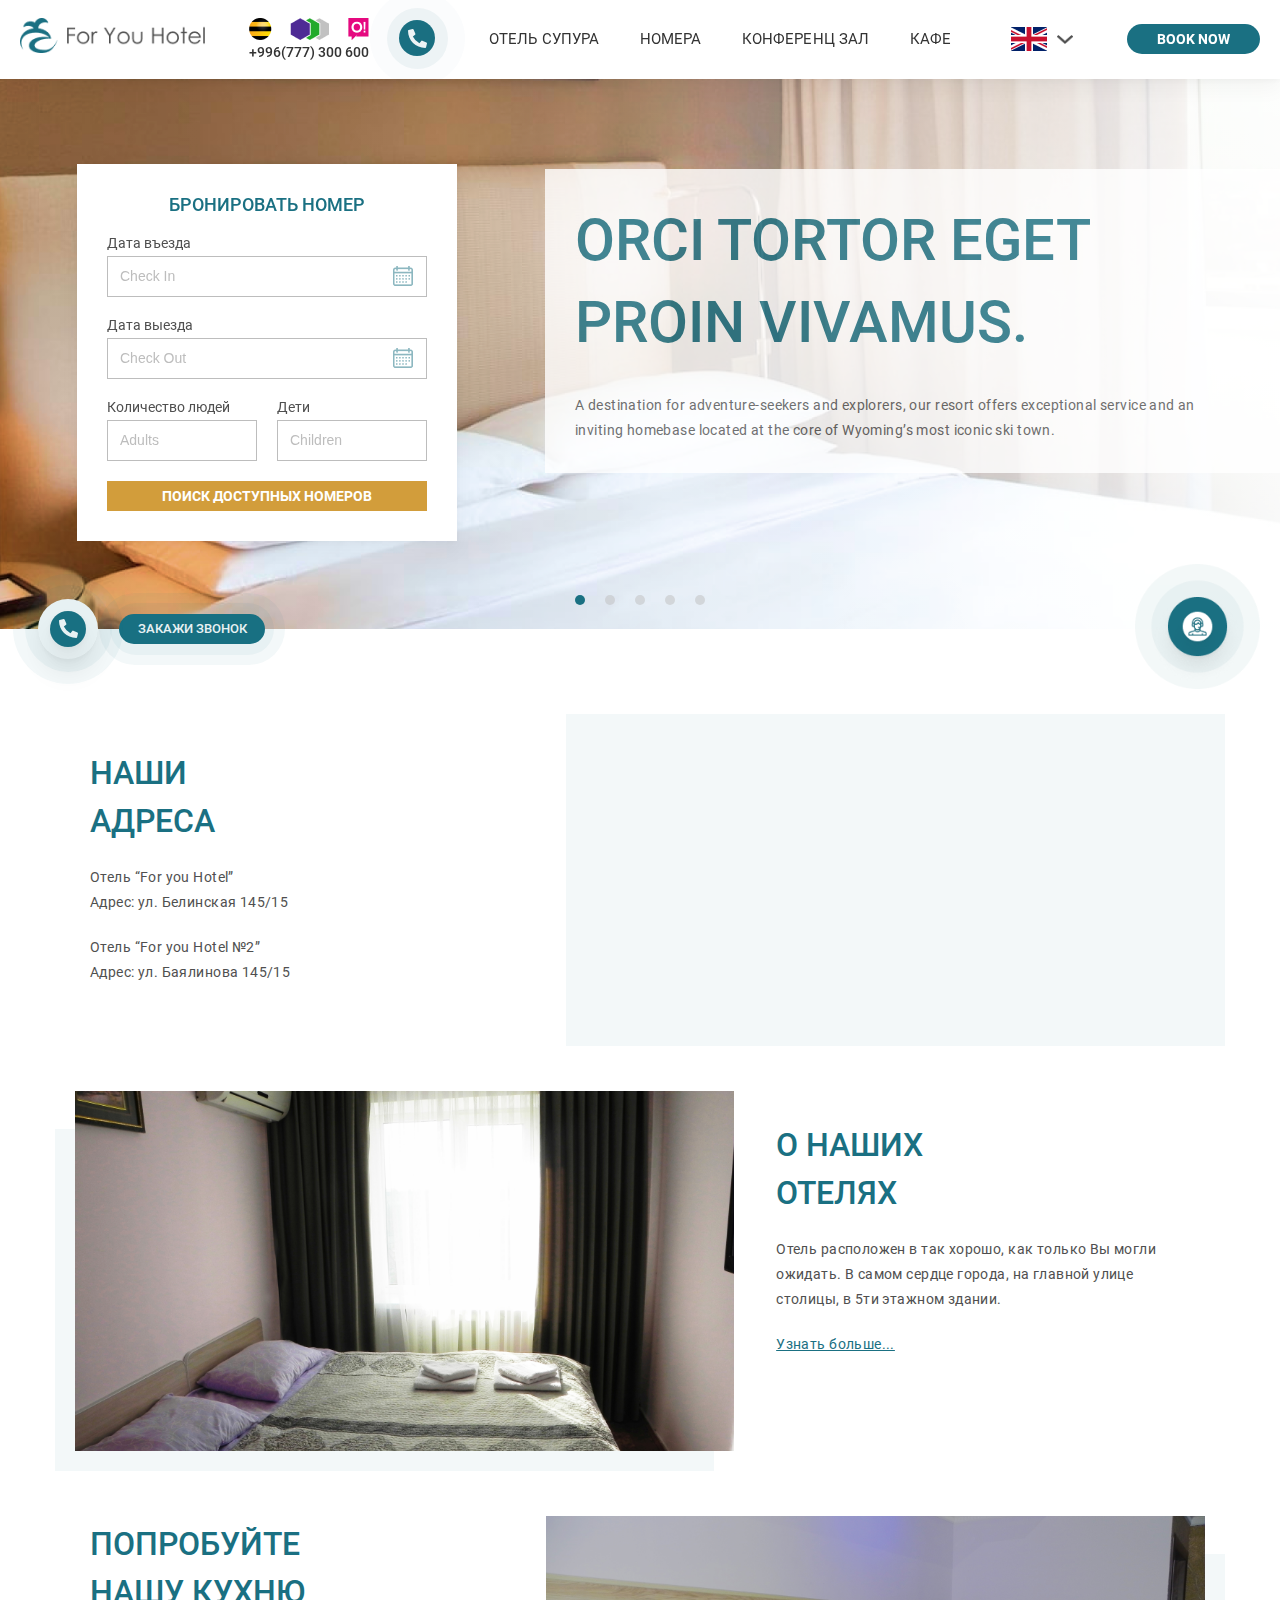
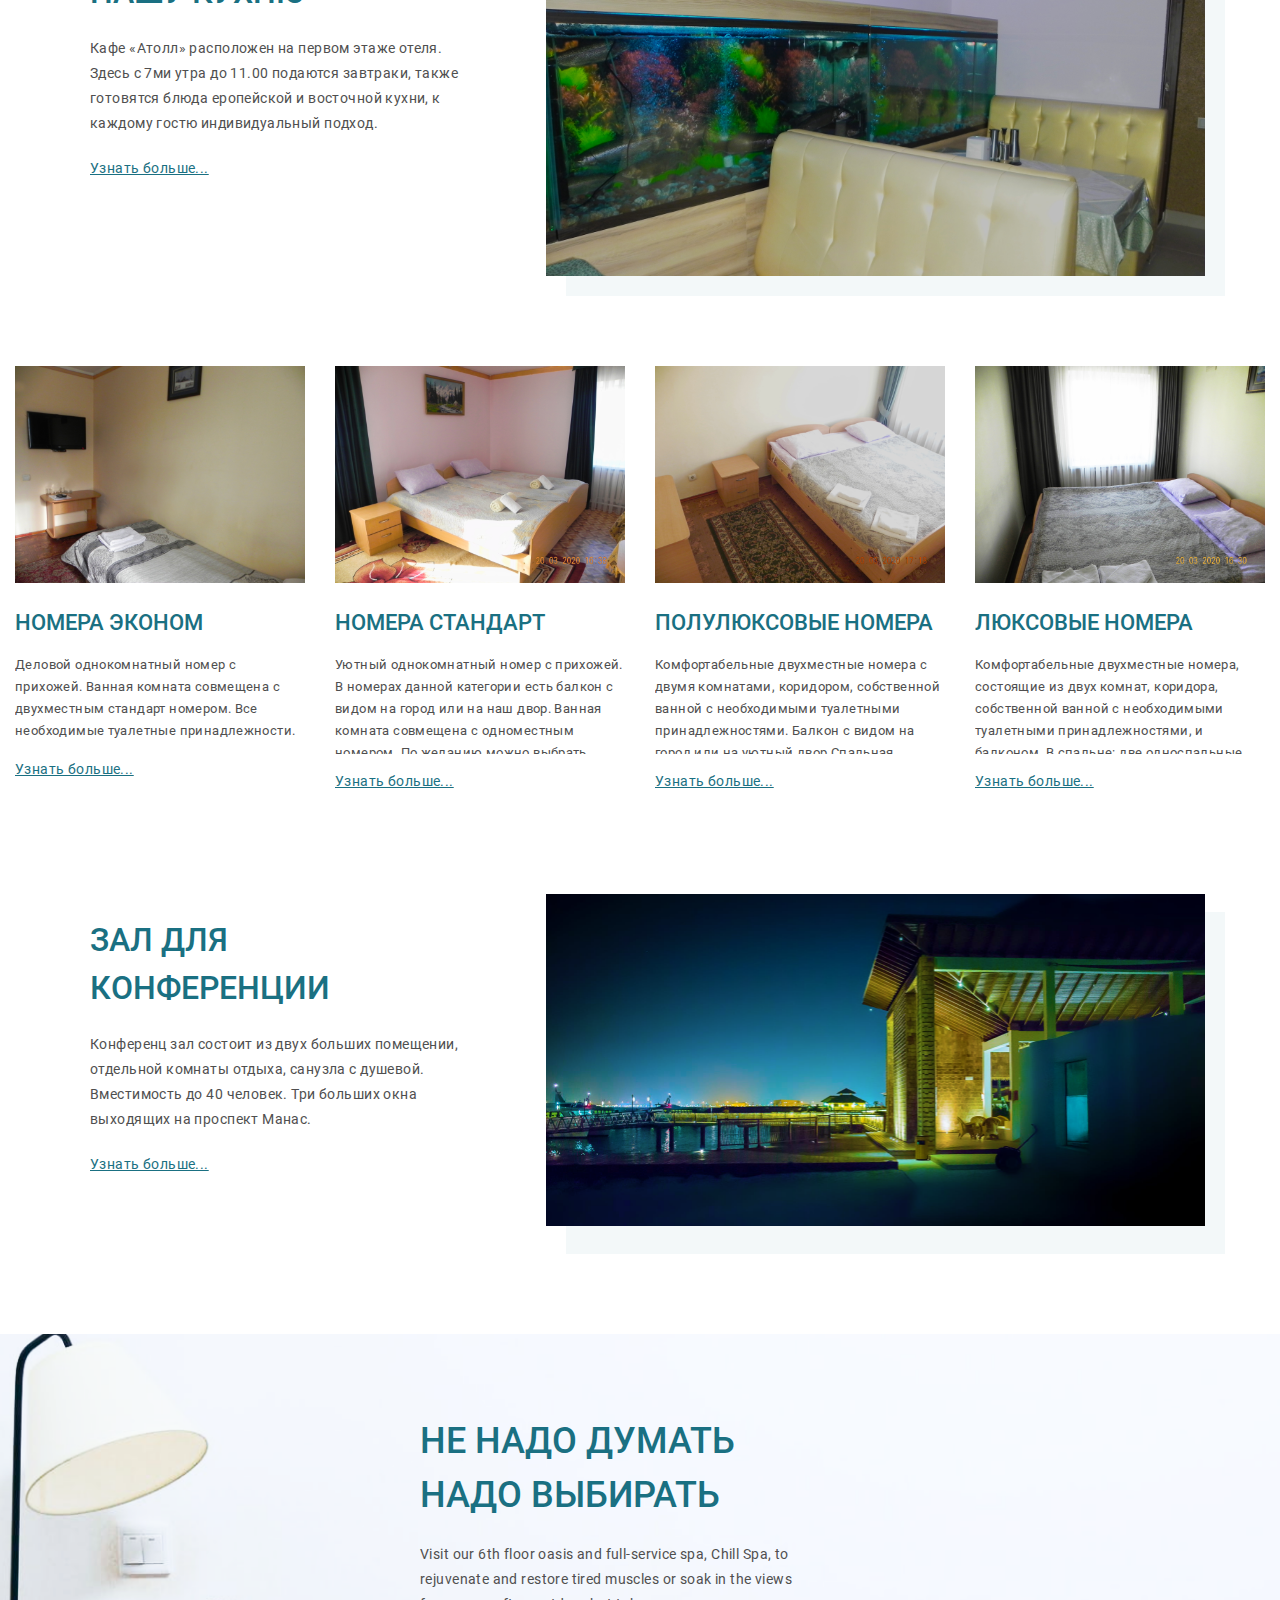
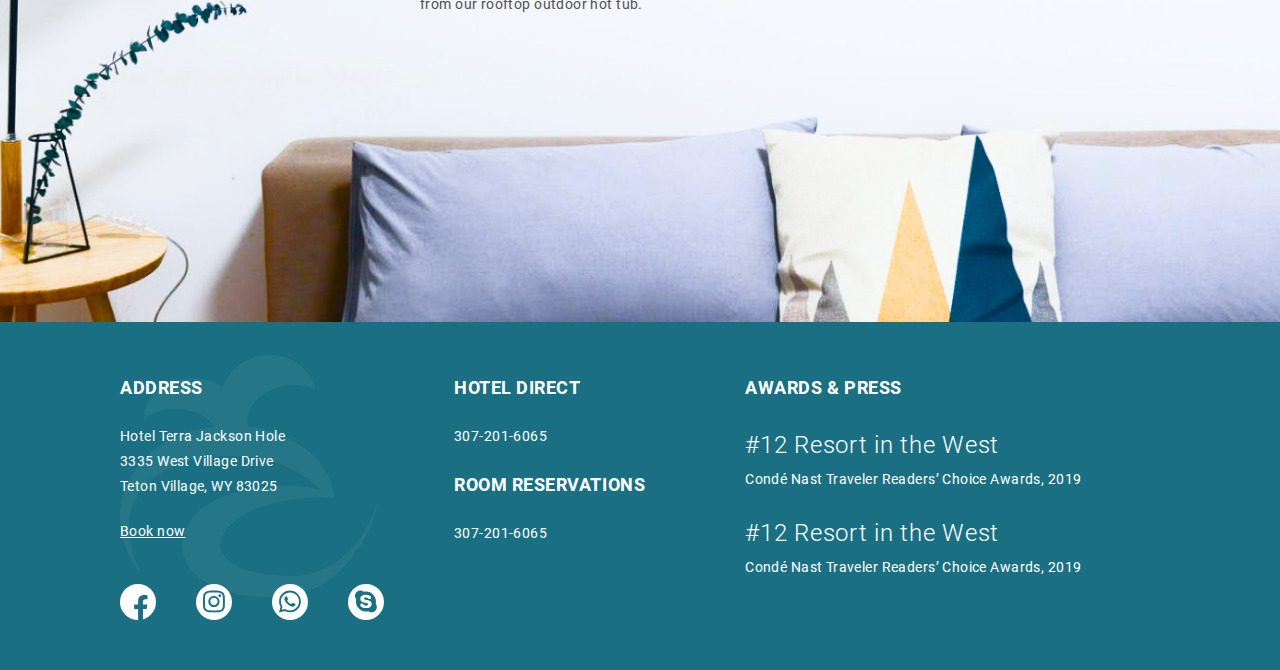
<file: index.html>
<!doctype html>
<html lang="en">
<head>
    <meta charset="UTF-8">
    <meta name="viewport"
          content="width=device-width, user-scalable=no, initial-scale=1.0, maximum-scale=1.0, minimum-scale=1.0">
    <meta http-equiv="X-UA-Compatible" content="ie=edge">
    <title>Hotel</title>
    <link rel="stylesheet" href="./css/style.css">
    <link rel="stylesheet" href="./css/media.css">
</head>
<body>

<!--шапка сайта-->
<header class="header">
    <div class="container">
        <nav class="nav">
            <h1><a href="#" class="logo"><img src="./img/header/logo.png" alt="for you hotel"></a></h1>
            <div class="contact-tabs">
                <ul class="contact-tabs__nav">
                    <li class="contact-tabs__item active"><img src="./img/header/beeline.png" alt="beeline"></li>
                    <li class="contact-tabs__item"><img src="./img/header/mega.png" alt="mega"></li>
                    <li class="contact-tabs__item"><img src="./img/header/o!.png" alt="o!"></li>
                </ul>
                <div class="tab-content active"><a href="tel:+996(777) 300 600">+996(777) 300 600</a></div>
                <div class="tab-content"><a href="tel:+996(555) 300 600">+996(555) 300 600</a></div>
                <div class="tab-content"><a href="tel:+996(777) 300 600">+996(700) 300 600</a></div>
                <div class="contact-tabs__icon"><i class="fas fa-phone-alt"></i></div>
            </div>
            <ul class="menu">
                <li class="menu__items"><a href="./Supura/index.html">Отель Супура</a></li>
                <li class="menu__items"><a href="./Rooms/index.html">номера</a></li>
                <li class="menu__items"><a href="./Conference-hall/index.html">Конференц зал</a></li>
                <li class="menu__items"><a href="./Kitchen/index.html">Кафе</a></li>
            </ul>
            <div class="lang">
                <label>
                    <select class="vodiapicker">
                        <option value="en" class="test" data-thumbnail="./img/header/lang-1.png"></option>
                        <option value="ru" class="test" data-thumbnail="./img/header/lang-2.png"></option>
                        <option value="tr" class="test" data-thumbnail="./img/header/lang-3.png"></option>
                    </select>
                </label>
                <div class="lang-select">
                    <button class="btn-select" value=""></button>
                    <div class="b">
                        <ul id="a"></ul>
                    </div>
                </div>
                    <img src="./img/header/angle-down.png" alt="angle-down" class="angle-down">

            </div>
                <div class="wrapper">
                    <a href="./ToBook/index.html" class="book">Book now</a>
                </div>
            <div class="burger">
                <span></span>
            </div>
        </nav>
    </div>
</header>
<!--конец шапки-->

<main>
    <!--главный слайдер-->
    <section class="main">
        <!--  Сама карусель  -->
        <div class="owl-carousel owl-theme owl-loaded" id="main-slider">
            <div class="owl-stage-outer">
                <div class="owl-stage">
                    <div class="owl-item">
                        <div class="main-slider main-slider_1" style="background: linear-gradient(90deg, rgba(255,255,255,0) 0%, rgba(255,255,255,0.10268137254901966) 63%, rgba(255,255,255, 0.5998774509803921) 100%), url('./img/main/main-slider-1.png') center/cover;">
                        </div>
                    </div>
                    <div class="owl-item">
                        <div class="main-slider main-slider_2" style="background: linear-gradient(90deg, rgba(255,255,255,0) 0%, rgba(255,255,255,0.10268137254901966) 63%, rgba(255,255,255,0.5998774509803921) 100%), url('./img/main/main-slider-2.png') center/cover;">
                        </div>
                    </div>
                    <div class="owl-item">
                        <div class="main-slider main-slider_3" style="background: linear-gradient(90deg, rgba(255,255,255,0) 0%, rgba(255,255,255,0.10268137254901966) 63%, rgba(255,255,255,0.5998774509803921) 100%), url('./img/main/main-slider-1.png') center/cover;">
                        </div>
                    </div>
                    <div class="owl-item">
                        <div class="main-slider main-slider_4" style="background: linear-gradient(90deg, rgba(255,255,255,0) 0%, rgba(255,255,255,0.10268137254901966) 63%, rgba(255,255,255,0.5998774509803921) 100%), url('./img/main/main-slider-3.png') center/cover;">
                        </div>
                    </div>
                    <div class="owl-item">
                        <div class="main-slider main-slider_5" style="background: linear-gradient(90deg, rgba(255,255,255,0) 0%, rgba(255,255,255,0.10268137254901966) 63%, rgba(255,255,255,0.5998774509803921) 100%), url('./img/main/main-slider-2.png') center/cover;">
                        </div>
                    </div>
                </div>
            </div>
        </div>
        <!--Форма-->
        <form action="" class="main-form" id="book-form">
            <h2 class="main-form__title">Бронировать номер</h2>
            <label class="date">
                Дата въезда
                <input placeholder="Check In" class="datepicker-here" type="text" data-timepicker="true" id="check_in">
                <img src="./img/main/calendar.png" alt="dateIcon" class="date__icon">
            </label>
            <label class="date">
                Дата выезда
                <input placeholder="Check Out" class="datepicker-here" type="text" data-timepicker="true" id="check_out">
                <img src="./img/main/calendar.png" alt="dateIcon" class="date__icon">
            </label>
            <label class="quantity">
                Количество людей
                <input type="number" placeholder="Adults" id="adults">
            </label>
            <label class="quantity">
                Дети
                <input type="number" placeholder="Children" id="children">
            </label>
            <a href="./ToBook/index.html" class="main-form__search" id="form-searh">Поиск доступных номеров</a>
        </form>
        <!--  Основной текст  -->
        <div class="main-text">
            <h2 class="main-text__title">Orci tortor eget proin vivamus.</h2>
            <p>A destination for adventure-seekers and explorers, our resort offers exceptional service and an inviting
                homebase located at the core of Wyoming’s most iconic ski town.</p>
        </div>
        <div class="main__img"></div>
    </section>
    <!--конец главного слайдера-->

    <div class="contactUs">
        <ul class="callback-buttons">
            <li class="callback-link"><span><i class="fas fa-phone-alt"></i></span></li>
            <li class="callback-link"><span>закажи звонок</span></li>
        </ul>
        <div class="consult">

            <ul class="social">
                <li class="social-link"><a href="https://wa.me/996777300600?text=Здравствуйте, хотели забронировать номер в вашем отеле" target="_blank"><i class="fab fa-whatsapp"></i></a></li>
                <li class="social-link"><a href="skype:+12345678?call" target="_blank"><i class="fab fa-skype"></i></a></li>
                <li class="social-link"><a href="https://www.instagram.com/?hl=ru" target="_blank"><i class="fab fa-instagram"></i></a></li>
                <li class="social-link"><a href="https://www.facebook.com/" target="_blank"><i class="fab fa-facebook-f"></i></a></li>
            </ul>
            <div class="consult-social"><img src="./img/icon-social.png" alt="consult"></div>
        </div>
    </div>
    <!--весь контент-->
    <section class="all-content">
        <div class="container">
            <div class="initial-container">
                <div class="contacts">
                    <div class="row">
                        <div class="col-md-5">
                            <div class="box">
                                <h3 class="title">Наши <br>
                                    адреса</h3>
                                <p class="text">Отель “For you Hotel” <br>
                                    Адрес: ул. Белинская 145/15 </p>
                                <p class="text">Отель “For you Hotel №2” <br>
                                    Адрес: ул. Баялинова 145/15 </p>
                            </div>
                        </div>
                        <div class="col-md-7 pr-0 pl-0">
                            <div class="map">
                                <div id="map" style="width:100%; height: 332px"></div>
                            </div>
                        </div>
                    </div>
                </div>
                <div class="hotels">
                    <div class="row">
                        <div class="col-md-7 pr-0 pl-0">
                            <div class="img">
                                <a href="./About/index.html" class="more"><img src="./img/all-content/content-1.jpg"
                                                                               alt="о наших отелях"></a></div>
                        </div>
                        <div class="col-md-5 pl-0">
                            <div class="box">
                                <h3 class="title">О наших <br>
                                    отелях</h3>
                                <p class="text">Отель расположен в так хорошо, как только Вы могли ожидать. В самом сердце города, на главной улице столицы, в 5ти этажном здании.</p>
                                <a href="./About/index.html" class="more">Узнать больше...</a>
                            </div>
                        </div>
                    </div>
                </div>
                <div class="kitchen">
                    <div class="row">
                        <div class="col-md-5 pr-0">
                            <div class="box">
                                <h3 class="title">Попробуйте <br> нашу кухню</h3>
                                <p class="text">Кафе «Атолл» расположен на первом этаже отеля. Здесь с 7ми утра до 11.00 подаются завтраки, также готовятся блюда еропейской и восточной кухни, к каждому гостю индивидуальный подход.
                                </p>
                                <a href="./Kitchen/index.html" class="more">Узнать больше...</a>
                            </div>
                        </div>
                        <div class="col-md-7 pr-0 pl-0">
                            <div class="img">
                                <a href="./Kitchen/index.html" class="more"><img src="./img/all-content/content-2.jpg"
                                                                                 alt="Попробуйте нашу кухню"></a>

                            </div>
                        </div>
                    </div>
                </div>
            </div>
            <div class="rooms">
                <div class="row">
                    <div class="col-xl-3 col-md-6 col-3 padding-helper">
                        <div class="box">
                            <a href="./Rooms/index.html" class="more"><img src="./img/all-content/room-1.jpg"
                                                                           alt="rooms"></a>

                            <h3 class="title">Номера эконом</h3>
                            <p class="text">Деловой однокомнатный номер с прихожей. Ванная комната совмещена с двухместным стандарт номером. Все необходимые туалетные принадлежности.
                            </p>
                            <a href="./Rooms/index.html" class="more">Узнать больше...</a>
                        </div>
                    </div>
                    <div class="col-xl-3 col-md-6 col-3 padding-helper">
                        <div class="box">
                            <a href="./Rooms/index.html#room2" class="more"><img src="./img/all-content/room-2.jpg"
                                                                           alt="rooms"></a>
                            <h3 class="title">Номера стандарт</h3>
                            <p class="text">Уютный однокомнатный номер с прихожей. В номерах данной категории есть балкон с видом на город или на наш двор. Ванная комната совмещена с одноместным номером. По желанию можно выбрать номер с двумя раздельными или одной двуспальной кроватью.
                            </p>
                            <a href="./Rooms/index.html#room2" class="more">Узнать больше...</a>
                        </div>
                    </div>
                    <div class="col-xl-3 col-md-6 col-3 padding-helper">
                        <div class="box">
                            <a href="./Rooms/index.html#room3" class="more"><img src="./img/all-content/room-3.jpg"
                                                                           alt="rooms"></a>
                            <h3 class="title">Полулюксовые номера</h3>
                            <p class="text">Комфортабельные двухместные номера с двумя комнатами, коридором, собственной ванной с необходимыми туалетными принадлежностями. Балкон с видом на город или на уютный двор.Спальная комната оборудована двуспальной или двумя односпальными кроватями, прикроватными тумбочками, трюмо с зеркалом.
                            </p>
                            <a href="./Rooms/index.html#room3" class="more">Узнать больше...</a>
                        </div>
                    </div>
                    <div class="col-xl-3 col-md-6 col-3 padding-helper">
                        <div class="box">
                            <a href="./Rooms/index.html#room4" class="more"><img src="./img/all-content/room-4.jpg"
                                                                           alt="rooms"></a>
                            <h3 class="title">Люксовые номера</h3>
                            <p class="text">Комфортабельные двухместные номера, состоящие из двух комнат, коридора, собственной ванной с необходимыми туалетными принадлежностями, и балконом. В спальне: две односпальные или одна двуспальная кровать (по желанию), две прикроватные тумбочки, трюмо с зеркалом.
                            </p>
                            <a href="./Rooms/index.html#room4" class="more">Узнать больше...</a>
                        </div>
                    </div>
                </div>
            </div>
            <div class="initial-container">
                <div class="conference">
                    <div class="row">
                        <div class="col-md-5 pr-0">
                            <div class="box">
                                <h3 class="title">Зал для <br>
                                    конференции</h3>
                                <p class="text">Конференц зал состоит из двух больших помещении, отдельной комнаты отдыха, санузла с душевой. Вместимость до 40 человек. Три больших окна выходящих на проспект Манас.
                                </p>
                                <a href="./Conference-hall/index.html" class="more">Узнать больше...</a>
                            </div>
                        </div>
                        <div class="col-md-7 pr-0 pl-0">
                            <div class="img">
                                <a href="./Conference-hall/index.html" class="more"><img
                                        src="./img/all-content/content-3.png" alt="Попробуйте нашу кухню"></a>

                            </div>
                        </div>
                    </div>
                </div>
            </div>
        </div>
    </section>
    <section class="choose">
        <div class="container">
            <div class="box">
                <h2 class="title">Не надо думать <br>
                    надо выбирать</h2>
                <p class="text">
                    Visit our 6th floor oasis and full-service spa, Chill Spa, to rejuvenate and restore tired muscles or
                    soak in the views from our rooftop outdoor hot tub.

                </p>
            </div>
        </div>
    </section>
    <!--конец контента-->
</main>
<!--Футер-->
<footer class="footer">
    <div class="container">
        <nav class="footer-menu">
            <ul class="column">
                <li class="column__title">ADDRESS
                </li>
                <li class="column__text">
                    Hotel Terra Jackson Hole <br>
                    3335 West Village Drive <br>
                    Teton Village, WY 83025
                </li>
                <li class="column__link"><a href="./ToBook/index.html">Book now</a></li>
                <li class="column-social">
                    <ul class="column-social__links">
                        <li class="column-social__link"><a href="https://www.facebook.com/" target="_blank"><i class="fab fa-facebook-f"></i></a></li>
                        <li class="column-social__link"><a href="https://www.instagram.com/?hl=ru" target="_blank"><i class="fab fa-instagram"></i></a></li>
                        <li class="column-social__link"><a href="https://wa.me/996777300600?text=Здравствуйте, хотели забронировать номер в вашем отеле" target="_blank"><i class="fab fa-whatsapp"></i></a></li>
                        <li class="column-social__link"><a href="skype:+12345678?call" target="_blank"><i class="fab fa-skype"></i></a></li>
                    </ul>
                </li>
            </ul>
            <ul class="column">
                <li class="column__title">HOTEL DIRECT</li>
                <li class="column__text"><a href="tel:307-201-6065">307-201-6065</a></li>
                <li class="column__title">ROOM RESERVATIONS
                </li>
                <li class="column__text"><a href="tel:307-201-6065">307-201-6065</a></li>
            </ul>
            <ul class="column">
                <li class="column__title">AWARDS & PRESS</li>
                <li class="column__award">#12 Resort in the West</li>
                <li class="column__text">Condé Nast Traveler Readers’ Choice Awards, 2019
                </li>
                <li class="column__award">#12 Resort in the West</li>
                <li class="column__text">Condé Nast Traveler Readers’ Choice Awards, 2019
                </li>
            </ul>
            <div class="footer-menu__logo"></div>
        </nav>
    </div>
</footer>

<div class="callback-overlay">
    <div class="callback-popup">
        <form action="" class="form">
            <h3 class="form__title">Обратный звонок консультанта</h3>
            <label>
                Имя
                <input type="text" placeholder="Введите имя" required>
            </label>
            <label>
                Номер телефона
                <input type="tel" placeholder="Введите номер" required>
            </label>
            <button>Заказать звонок</button>

        </form>
        <span class="close-callback-overlay"></span>
    </div>
</div>
<div class="callback-overlay-2">
    <div class="callback-popup">
        <form action="" class="form">
            <h3 class="form__title">Обратный звонок консультанта</h3>
            <label>
                Имя
                <input type="text" placeholder="Введите имя" required>
            </label>
            <label>
                Номер телефона
                <input type="tel" placeholder="Введите номер" required>
            </label>
            <button>Заказать звонок</button>

        </form>
        <span class="close-callback-overlay-header"></span>
    </div>
</div>

<script src="./js/jquery.js"></script>
<script src="./js/jquery.maskedinput.js"></script>
<script src="https://maps.api.2gis.ru/2.0/loader.js?pkg=full"></script>
<script src="./fonts/fontawesome/all.min.js"></script>
<script src="./js/owl.carousel.min.js"></script>
<script src="./js/lang.js"></script>
<script src="./js/map.js"></script>
<script src="./js/datepicker.min.js"></script>
<script src="./js/main.js"></script>
<script src="./js/datebook.js"></script>
</body>
</html>
</file>
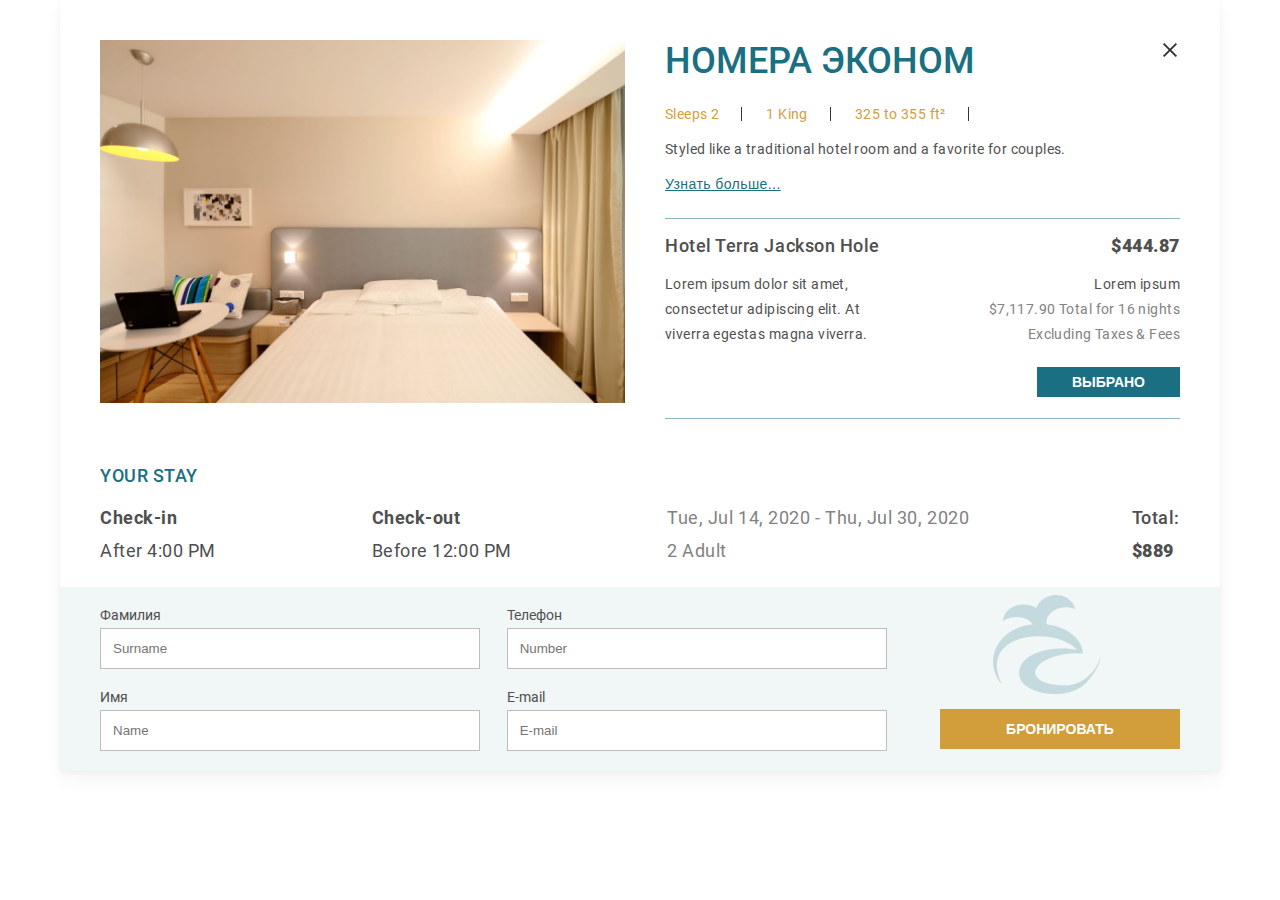
<file: CheckedRoom/index.html>
<!doctype html>
<html lang="en">
<head>
    <meta charset="UTF-8">
    <meta name="viewport"
          content="width=device-width, user-scalable=no, initial-scale=1.0, maximum-scale=1.0, minimum-scale=1.0">
    <meta http-equiv="X-UA-Compatible" content="ie=edge">
    <title>Hotel</title>
    <link rel="stylesheet" href="../css/style.css">
    <link rel="stylesheet" href="./css/check.css">
    <link rel="stylesheet" href="../css/media.css">
</head>
<body>

    <div class="reserve-popup">
        <div class="reserve-popup-top">
            <div class="row">
                <div class="col-lg-6">
                    <div class="img">
                        <img src="../img/tobook/checked-room.png" alt="reservation">
                    </div>
                </div>
                <div class="col-lg-6">
                    <div class="box">
                        <ul class="box-menu">
                            <li class="box-menu__items">
                                <h3 class="box-menu__title">Номера эконом</h3>
                                <ul class="info">
                                    <li class="info__items">Sleeps 2</li>
                                    <li class="info__items">1 King</li>
                                    <li class="info__items">325 to 355 ft²</li>
                                </ul>
                                <p class="box-menu__text">Styled like a traditional hotel room and a favorite for
                                    couples.</p>
                                <div class="panel">
                                    <h4>some desctiption</h4>
                                    <p>Lorem ipsum dolor sit amet, consectetur adipisicing elit. Ab, aperiam
                                        consectetur, culpa dignissimos distinctio doloribus eligendi facere, harum illo
                                        magni maiores minima molestiae molestias natus nihil officiis praesentium quam
                                        ratione saepe suscipit vel veritatis vero! Debitis, eligendi ipsum libero magnam
                                        sed voluptatem. Assumenda dolorem, eos fugit minus nemo quis repudiandae.</p>
                                </div>
                                <div class="hidden-block">
                                    <button class="accordion">Узнать больше...</button>
                                    <span class="hidden-text">Скрыть</span>
                                </div>
                            </li>
                            <li class="box-menu__items">
                                <ul class="box-price">
                                    <li class="box-price__items"><h3 class="box-price__title">Hotel Terra Jackson
                                        Hole </h3></li>
                                    <li class="box-price__items"><p class="box-price__desc">Lorem ipsum dolor sit amet,
                                        consectetur adipiscing elit. At viverra egestas magna viverra. </p></li>
                                    <li class="box-price__items"><p class="box-price__price">$444.87</p></li>
                                    <li class="box-price__items"><h5 class="box-price__subtitle">Lorem ipsum</h5></li>
                                    <li class="box-price__items"><p class="box-price__total">$7,117.90 Total for 16
                                        nights
                                        <br>
                                        Excluding Taxes & Fees</p></li>
                                    <li class="box-price__items">
                                        <button class="box-price__check">выбрано</button>
                                    </li>
                                </ul>
                            </li>
                        </ul>
                    </div>
                </div>
            </div>
            <div class="cart">
                <h3 class="cart__title">YOUR STAY</h3>
                <p class="cart__checkIn"><b>Check-in</b> <br>
                    After 4:00 PM</p>
                <p class="cart__checkOut"><b>Check-out</b> <br>
                    Before 12:00 PM</p>
                <div class="cart__dates">
                    <span>Tue, Jul 14, 2020</span>
                    -
                    <span>Thu, Jul 30, 2020</span>
                    <span>2 Adult</span>
                </div>
                <div class="cart__total">
                    <span>Total:</span>
                    <span>$889</span>
                </div>
            </div>
            <a href="../ToBook/index.html"><span class="close-reserve-overlay"></span></a>
        </div>
        <div class="reserve-popup-bottom">
            <form class="reserve-popup-bottom-form">
                <label>
                    Фамилия
                    <input type="text" placeholder="Surname">
                </label>
                <label>
                    Имя
                    <input type="text" placeholder="Name">
                </label>
                <label>
                    Телефон
                    <input type="tel" placeholder="Number">
                </label>
                <label>
                    E-mail
                    <input type="email" placeholder="E-mail">
                </label>
                <div class="img">
                    <img src="../img/tobook/book-logo.png" alt="logos">
                </div>
                <button class="toBook-room">бронировать</button>
            </form>
            <div class="reserve-popup-bottom-text">
                Ваше бронирование <br>
                успешно произведено
            </div>
        </div>
    </div>

<script src="../js/jquery.js"></script>
<script src="../js/jquery.maskedinput.js"></script>
<script src="../js/accordion.js"></script>
<script src="./js/main.js"></script>
</body>
</html>
</file>
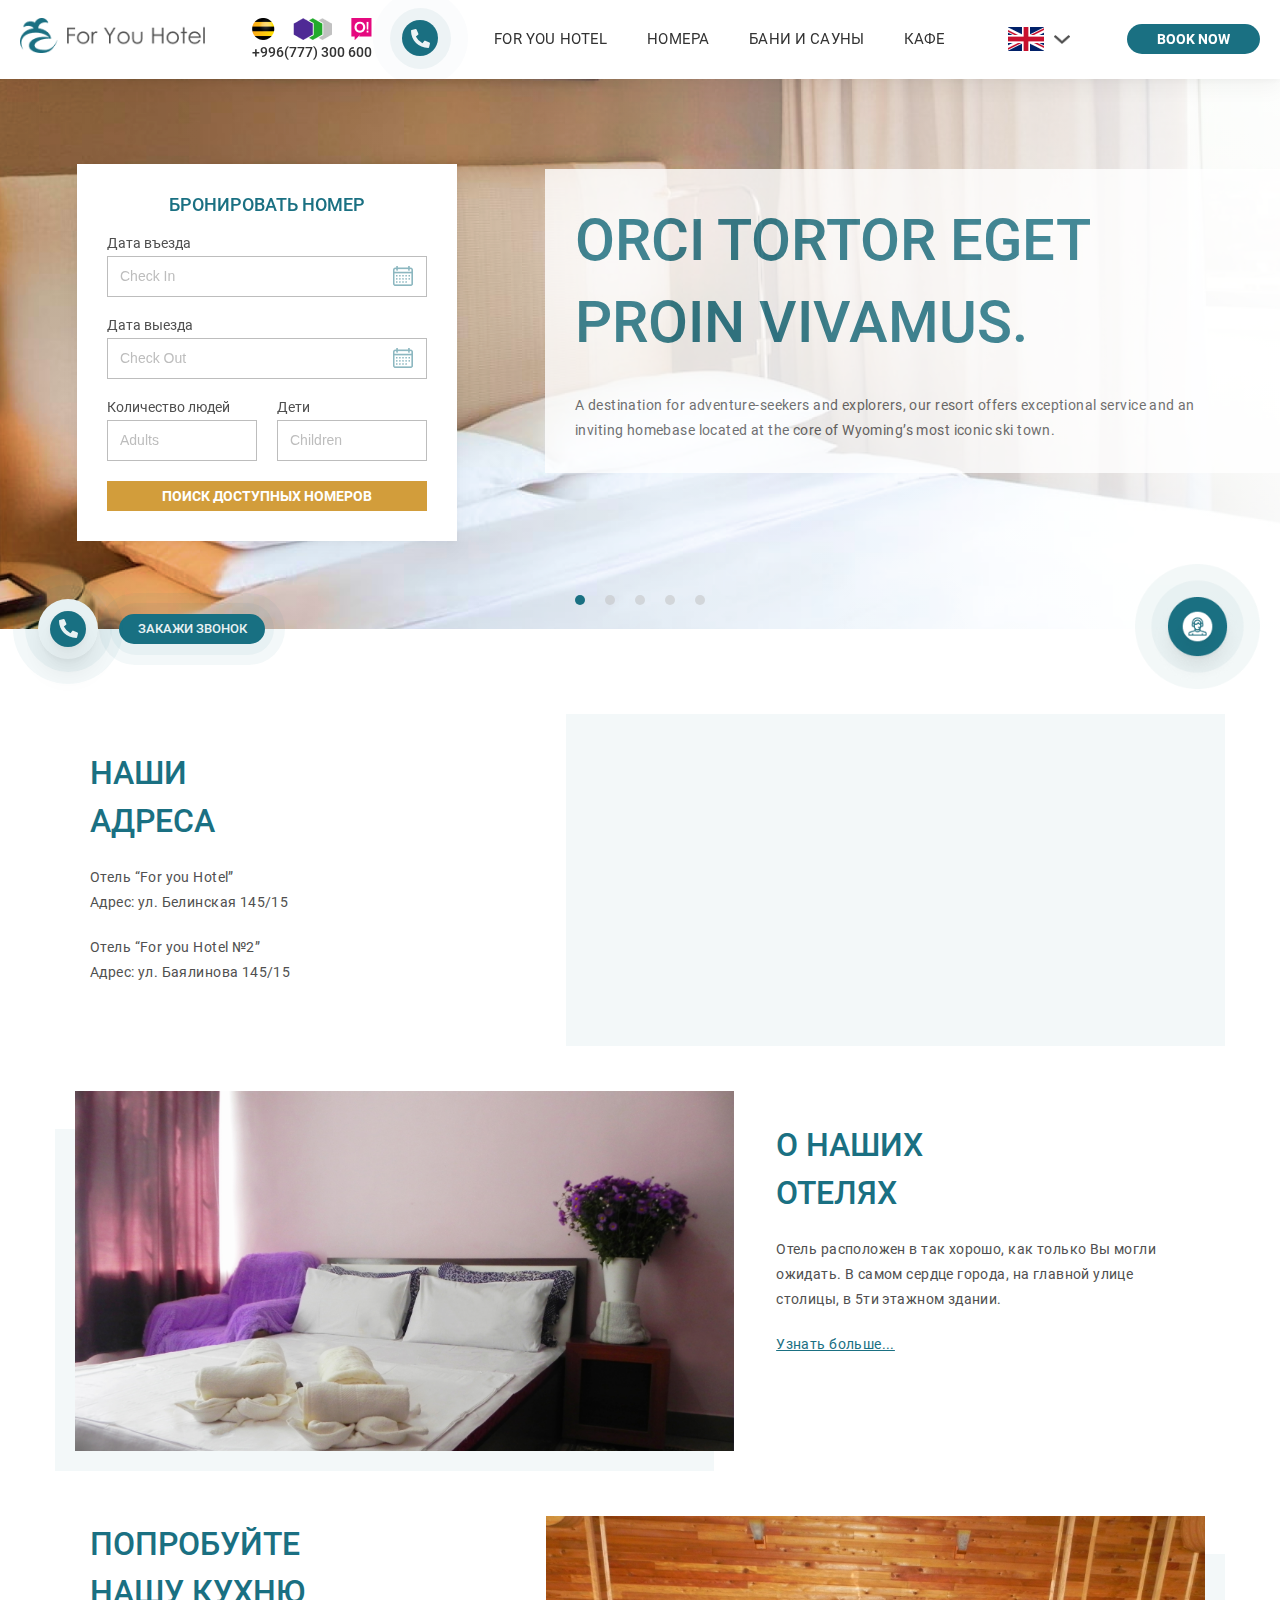
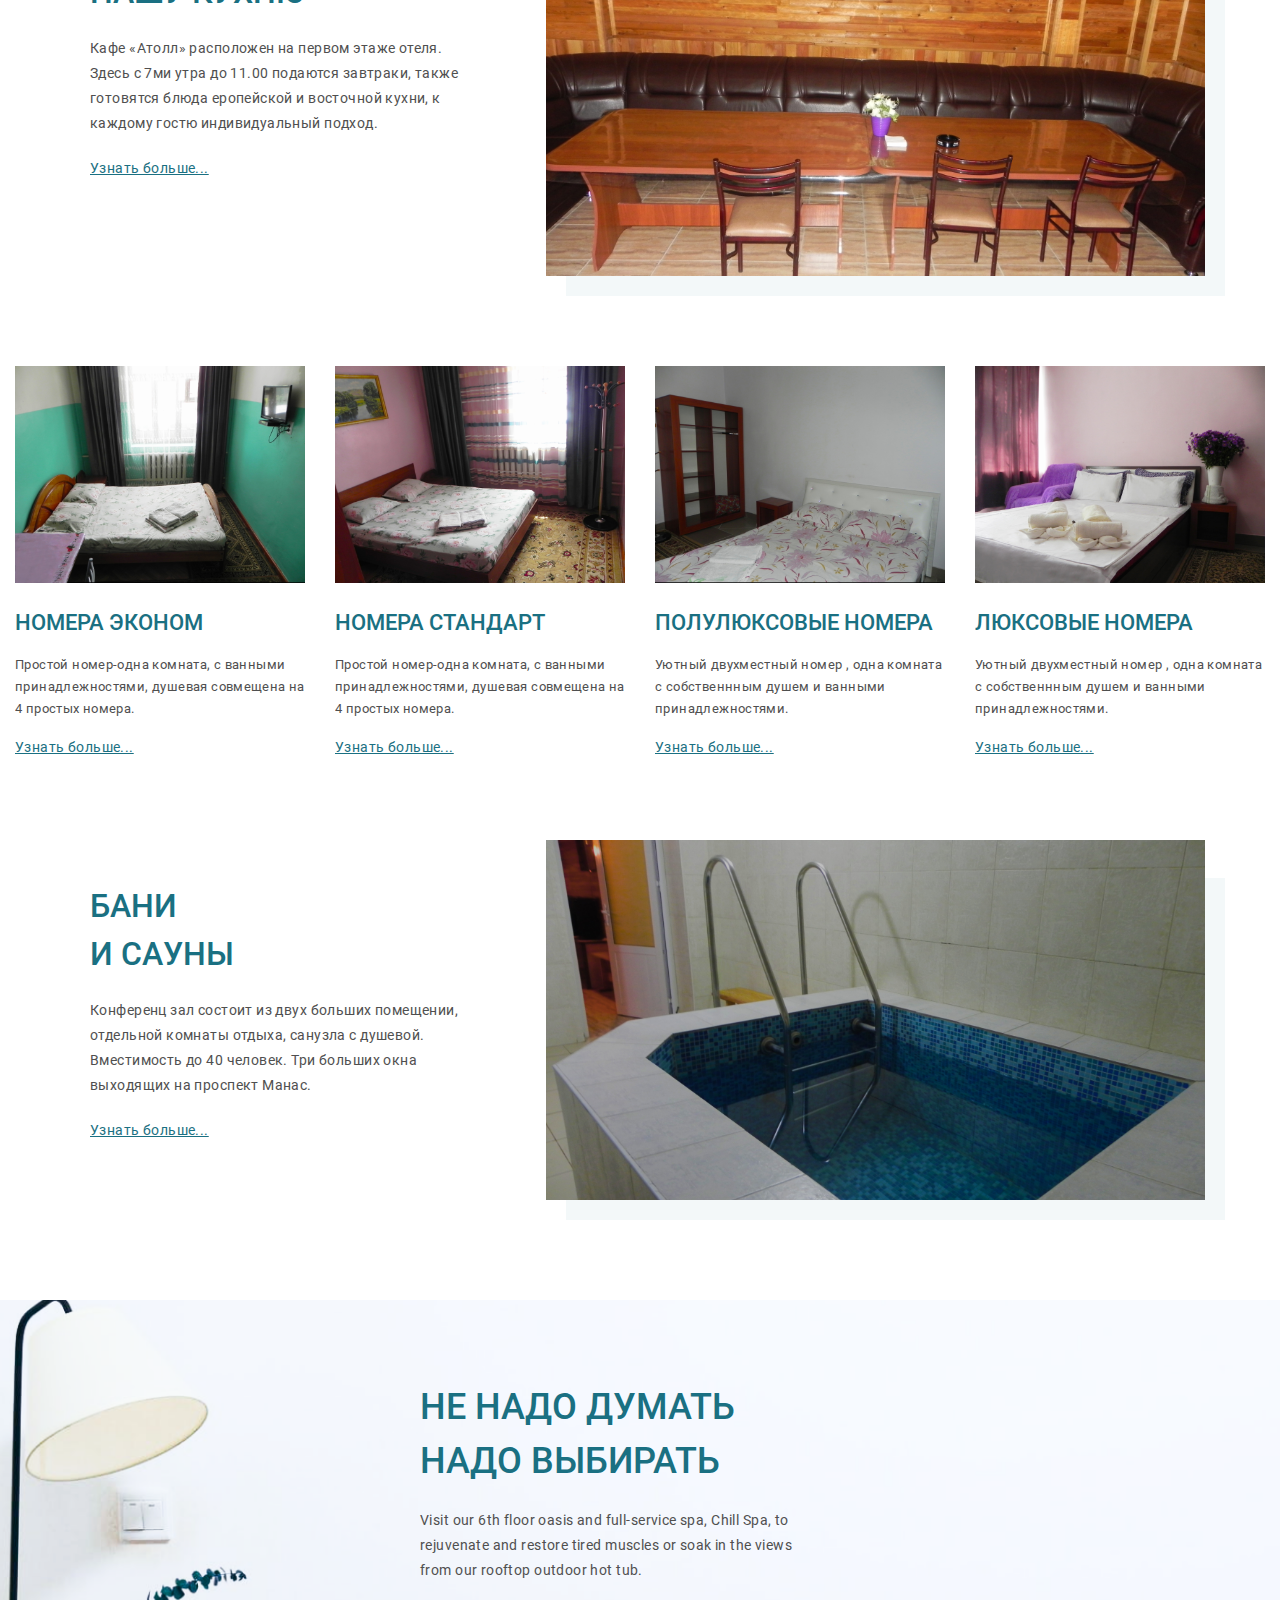
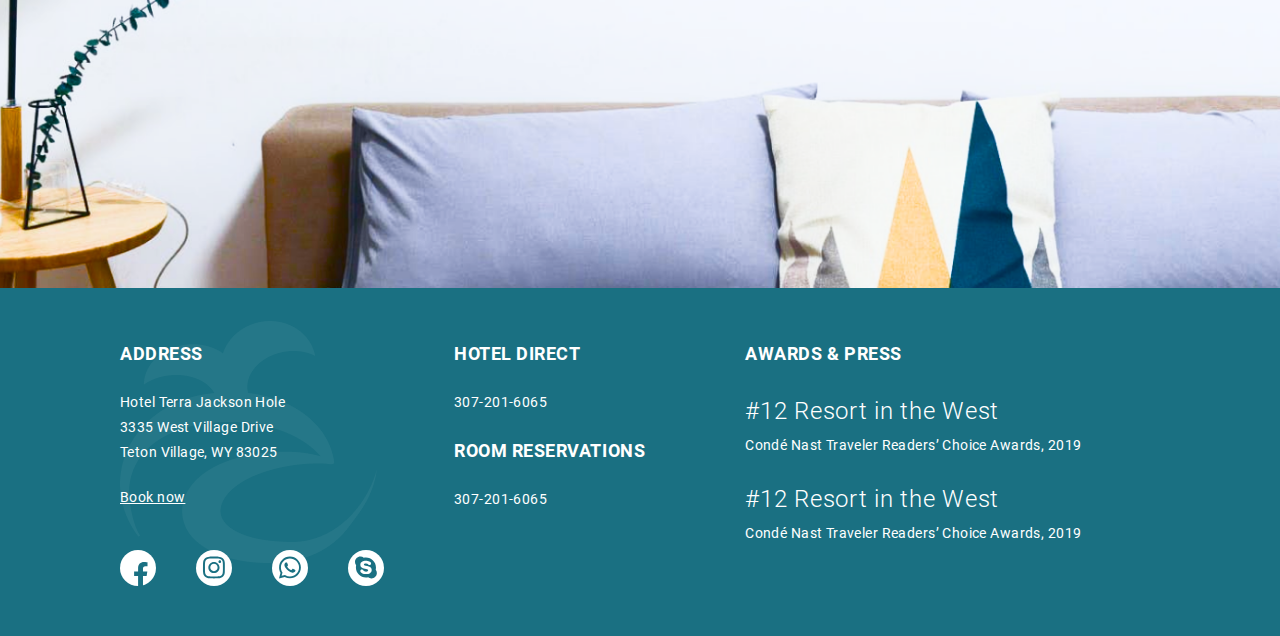
<file: Supura/index.html>
<!doctype html>
<html lang="en">
<head>
    <meta charset="UTF-8">
    <meta name="viewport"
          content="width=device-width, user-scalable=no, initial-scale=1.0, maximum-scale=1.0, minimum-scale=1.0">
    <meta http-equiv="X-UA-Compatible" content="ie=edge">
    <title>Hotel</title>
    <link rel="stylesheet" href="./css/style.css">
    <link rel="stylesheet" href="./css/media.css">
</head>
<body>

<!--шапка сайта-->
<header class="header">
    <div class="container">
        <nav class="nav">
            <h1><a href="#" class="logo"><img src="./img/header/logo.png" alt="for you hotel"></a></h1>
            <div class="contact-tabs">
                <ul class="contact-tabs__nav">
                    <li class="contact-tabs__item active"><img src="./img/header/beeline.png" alt="beeline"></li>
                    <li class="contact-tabs__item"><img src="./img/header/mega.png" alt="mega"></li>
                    <li class="contact-tabs__item"><img src="./img/header/o!.png" alt="o!"></li>
                </ul>
                <div class="tab-content active"><a href="tel:+996(777) 300 600">+996(777) 300 600</a></div>
                <div class="tab-content"><a href="tel:+996(555) 300 600">+996(555) 300 600</a></div>
                <div class="tab-content"><a href="tel:+996(777) 300 600">+996(700) 300 600</a></div>
                <div class="contact-tabs__icon"><i class="fas fa-phone-alt"></i></div>
            </div>
            <ul class="menu">
                <li class="menu__items"><a href="../index.html">For You Hotel</a></li>
                <li class="menu__items"><a href="./Rooms/index.html">номера</a></li>
                <li class="menu__items"><a href="./Sauna/index.html">Бани и сауны</a></li>
                <li class="menu__items"><a href="./Kitchen/index.html">Кафе</a></li>
            </ul>
            <div class="lang">
                <label>
                    <select class="vodiapicker">
                        <option value="en" class="test" data-thumbnail="./img/header/lang-1.png"></option>
                        <option value="ru" class="test" data-thumbnail="./img/header/lang-2.png"></option>
                        <option value="ru" class="test" data-thumbnail="./img/header/lang-3.png"></option>
                    </select>
                </label>
                <div class="lang-select">
                    <button class="btn-select" value=""></button>
                    <div class="b">
                        <ul id="a"></ul>
                    </div>
                </div>
                <img src="./img/header/angle-down.png" alt="angle-down" class="angle-down">

            </div>
                <div class="wrapper">
                    <a href="./ToBook/index.html" class="book">Book now</a>
                </div>
            <div class="burger">
                <span></span>
            </div>
        </nav>
    </div>
</header>
<!--конец шапки-->

<main>
    <!--главный слайдер-->
    <section class="main">
        <!--  Сама карусель  -->
        <div class="owl-carousel owl-theme owl-loaded" id="main-slider">
            <div class="owl-stage-outer">
                <div class="owl-stage">
                    <div class="owl-item">
                        <div class="main-slider main-slider_1">
                        </div>
                    </div>
                    <div class="owl-item">
                        <div class="main-slider main-slider_2">
                        </div>
                    </div>
                    <div class="owl-item">
                        <div class="main-slider main-slider_3">
                        </div>
                    </div>
                    <div class="owl-item">
                        <div class="main-slider main-slider_4">
                        </div>
                    </div>
                    <div class="owl-item">
                        <div class="main-slider main-slider_5">
                        </div>
                    </div>
                </div>
            </div>
        </div>
        <!--Форма-->
        <form action="" class="main-form" id="book-form">
            <h2 class="main-form__title">Бронировать номер</h2>
            <label class="date">
                Дата въезда
                <input placeholder="Check In" class="datepicker-here" type="text" data-timepicker="true" id="check_in">
                <img src="./img/main/calendar.png" alt="dateIcon" class="date__icon">
            </label>
            <label class="date">
                Дата выезда
                <input placeholder="Check Out" class="datepicker-here" type="text" data-timepicker="true" id="check_out">
                <img src="./img/main/calendar.png" alt="dateIcon" class="date__icon">
            </label>
            <label class="quantity">
                Количество людей
                <input type="number" placeholder="Adults" id="adults">
            </label>
            <label class="quantity">
                Дети
                <input type="number" placeholder="Children" id="children">
            </label>
            <a href="./ToBook/index.html" class="main-form__search" id="form-searh">Поиск доступных номеров</a>
        </form>
        <!--  Основной текст  -->
        <div class="main-text">
            <h2 class="main-text__title">Orci tortor eget proin vivamus.</h2>
            <p>A destination for adventure-seekers and explorers, our resort offers exceptional service and an inviting
                homebase located at the core of Wyoming’s most iconic ski town.</p>
        </div>
        <div class="main__img"></div>
    </section>
    <!--конец главного слайдера-->

    <div class="contactUs">
        <ul class="callback-buttons">
            <li class="callback-link"><span><i class="fas fa-phone-alt"></i></span></li>
            <li class="callback-link"><span>закажи звонок</span></li>
        </ul>
        <div class="consult">

            <ul class="social">
                <li class="social-link"><a href="https://wa.me/996777300600?text=Здравствуйте, хотели забронировать номер в вашем отеле" target="_blank"><i class="fab fa-whatsapp"></i></a></li>
                <li class="social-link"><a href="skype:+12345678?call" target="_blank"><i class="fab fa-skype"></i></a></li>
                <li class="social-link"><a href="https://www.instagram.com/?hl=ru" target="_blank"><i class="fab fa-instagram"></i></a></li>
                <li class="social-link"><a href="https://www.facebook.com/" target="_blank"><i class="fab fa-facebook-f"></i></a></li>
            </ul>
            <div class="consult-social"><img src="../img/icon-social.png" alt="consult"></div>
        </div>
    </div>
    <!--весь контент-->
    <section class="all-content">
        <div class="container">
            <div class="initial-container">
                <div class="contacts">
                    <div class="row">
                        <div class="col-md-5">
                            <div class="box">
                                <h3 class="title">Наши <br>
                                    адреса</h3>
                                <p class="text">Отель “For you Hotel” <br>
                                    Адрес: ул. Белинская 145/15 </p>
                                <p class="text">Отель “For you Hotel №2” <br>
                                    Адрес: ул. Баялинова 145/15 </p>
                            </div>
                        </div>
                        <div class="col-md-7 pr-0 pl-0">
                            <div class="map">
                                <div id="map" style="width:100%; height: 332px"></div>
                            </div>
                        </div>
                    </div>
                </div>
                <div class="hotels">
                    <div class="row">
                        <div class="col-md-7 pr-0 pl-0">
                            <div class="img">
                                <a href="./About/index.html" class="more"><img src="./img/all-content/content-1.jpg"
                                                                               alt="о наших отелях"></a></div>
                        </div>
                        <div class="col-md-5 pl-0">
                            <div class="box">
                                <h3 class="title">О наших <br>
                                    отелях</h3>
                                <p class="text">Отель расположен в так хорошо, как только Вы могли ожидать. В самом сердце города, на главной улице столицы, в 5ти этажном здании.</p>
                                <a href="./About/index.html" class="more">Узнать больше...</a>
                            </div>
                        </div>
                    </div>
                </div>
                <div class="kitchen">
                    <div class="row">
                        <div class="col-md-5 pr-0">
                            <div class="box">
                                <h3 class="title">Попробуйте <br> нашу кухню</h3>
                                <p class="text">Кафе «Атолл» расположен на первом этаже отеля. Здесь с 7ми утра до 11.00 подаются завтраки, также готовятся блюда еропейской и восточной кухни, к каждому гостю индивидуальный подход.
                                </p>
                                <a href="./Kitchen/index.html" class="more">Узнать больше...</a>
                            </div>
                        </div>
                        <div class="col-md-7 pr-0 pl-0">
                            <div class="img">
                                <a href="./Kitchen/index.html" class="more"><img src="./img/all-content/content-2.jpg"
                                                                                 alt="Попробуйте нашу кухню"></a>

                            </div>
                        </div>
                    </div>
                </div>
            </div>
            <div class="rooms">
                <div class="row">
                    <div class="col-xl-3 col-md-6 col-3 padding-helper">
                        <div class="box">
                            <a href="./Rooms/index.html" class="more"><img src="./img/all-content/room-1.jpg"
                                                                           alt="rooms"></a>

                            <h3 class="title">Номера эконом</h3>
                            <p class="text">Простой номер-одна комната, с ванными принадлежностями, душевая совмещена на 4 простых номера.
                            </p>
                            <a href="./Rooms/index.html" class="more">Узнать больше...</a>
                        </div>
                    </div>
                    <div class="col-xl-3 col-md-6 col-3 padding-helper">
                        <div class="box">
                            <a href="./Rooms/index.html#room2" class="more"><img src="./img/all-content/room-2.jpg"
                                                                           alt="rooms"></a>
                            <h3 class="title">Номера стандарт</h3>
                            <p class="text">Простой номер-одна комната, с ванными принадлежностями, душевая совмещена на 4 простых номера.
                            </p>
                            <a href="./Rooms/index.html#room2" class="more">Узнать больше...</a>
                        </div>
                    </div>
                    <div class="col-xl-3 col-md-6 col-3 padding-helper">
                        <div class="box">
                            <a href="./Rooms/index.html#room3" class="more"><img src="./img/all-content/room-3.jpg"
                                                                           alt="rooms"></a>
                            <h3 class="title">Полулюксовые номера</h3>
                            <p class="text">Уютный двухместный номер , одна комната с собственнным душем и ванными принадлежностями.
                            </p>
                            <a href="./Rooms/index.html#room3" class="more">Узнать больше...</a>
                        </div>
                    </div>
                    <div class="col-xl-3 col-md-6 col-3 padding-helper">
                        <div class="box">
                            <a href="./Rooms/index.html#room4" class="more"><img src="./img/all-content/room-4.jpg"
                                                                           alt="rooms"></a>
                            <h3 class="title">Люксовые номера</h3>
                            <p class="text">Уютный двухместный номер , одна комната с собственнным душем и ванными принадлежностями.
                            </p>
                            <a href="./Rooms/index.html#room4" class="more">Узнать больше...</a>
                        </div>
                    </div>
                </div>
            </div>
            <div class="initial-container">
                <div class="conference">
                    <div class="row">
                        <div class="col-md-5 pr-0">
                            <div class="box">
                                <h3 class="title">Бани <br>И сауны</h3>
                                <p class="text">Конференц зал состоит из двух больших помещении, отдельной комнаты отдыха, санузла с душевой. Вместимость до 40 человек. Три больших окна выходящих на проспект Манас.
                                </p>
                                <a href="./Sauna/index.html" class="more">Узнать больше...</a>
                            </div>
                        </div>
                        <div class="col-md-7 pr-0 pl-0">
                            <div class="img">
                                <a href="./Sauna/index.html" class="more"><img
                                        src="./img/all-content/content-3.jpg" alt="Попробуйте нашу кухню"></a>

                            </div>
                        </div>
                    </div>
                </div>
            </div>
        </div>
    </section>
    <section class="choose">
        <div class="container">
            <div class="box">
                <h2 class="title">Не надо думать <br>
                    надо выбирать</h2>
                <p class="text">
                    Visit our 6th floor oasis and full-service spa, Chill Spa, to rejuvenate and restore tired muscles or
                    soak in the views from our rooftop outdoor hot tub.

                </p>
            </div>
        </div>
    </section>
    <!--конец контента-->
</main>
<!--Футер-->
<footer class="footer">
    <div class="container">
        <nav class="footer-menu">
            <ul class="column">
                <li class="column__title">ADDRESS
                </li>
                <li class="column__text">
                    Hotel Terra Jackson Hole <br>
                    3335 West Village Drive <br>
                    Teton Village, WY 83025
                </li>
                <li class="column__link"><a href="./ToBook/index.html">Book now</a></li>
                <li class="column-social">
                    <ul class="column-social__links">
                        <li class="column-social__link"><a href="https://www.facebook.com/" target="_blank"><i class="fab fa-facebook-f"></i></a></li>
                        <li class="column-social__link"><a href="https://www.instagram.com/?hl=ru" target="_blank"><i class="fab fa-instagram"></i></a></li>
                        <li class="column-social__link"><a href="https://wa.me/996777300600?text=Здравствуйте, хотели забронировать номер в вашем отеле" target="_blank"><i class="fab fa-whatsapp"></i></a></li>
                        <li class="column-social__link"><a href="skype:+12345678?call" target="_blank"><i class="fab fa-skype"></i></a></li>
                    </ul>
                </li>
            </ul>
            <ul class="column">
                <li class="column__title">HOTEL DIRECT</li>
                <li class="column__text"><a href="tel:307-201-6065">307-201-6065</a></li>
                <li class="column__title">ROOM RESERVATIONS
                </li>
                <li class="column__text"><a href="tel:307-201-6065">307-201-6065</a></li>
            </ul>
            <ul class="column">
                <li class="column__title">AWARDS & PRESS</li>
                <li class="column__award">#12 Resort in the West</li>
                <li class="column__text">Condé Nast Traveler Readers’ Choice Awards, 2019
                </li>
                <li class="column__award">#12 Resort in the West</li>
                <li class="column__text">Condé Nast Traveler Readers’ Choice Awards, 2019
                </li>
            </ul>
            <div class="footer-menu__logo"></div>
        </nav>
    </div>
</footer>

<div class="callback-overlay">
    <div class="callback-popup">
        <form action="" class="form">
            <h3 class="form__title">Обратный звонок консультанта</h3>
            <label>
                Имя
                <input type="text" placeholder="Введите имя" required>
            </label>
            <label>
                Номер телефона
                <input type="tel" placeholder="Введите номер" required>
            </label>
            <button>Заказать звонок</button>

        </form>
        <span class="close-callback-overlay"></span>
    </div>
</div>
<div class="callback-overlay-2">
    <div class="callback-popup">
        <form action="" class="form">
            <h3 class="form__title">Обратный звонок консультанта</h3>
            <label>
                Имя
                <input type="text" placeholder="Введите имя" required>
            </label>
            <label>
                Номер телефона
                <input type="tel" placeholder="Введите номер" required>
            </label>
            <button>Заказать звонок</button>

        </form>
        <span class="close-callback-overlay-header"></span>
    </div>
</div>
<script src="./js/jquery.js"></script>
<script src="./js/jquery.maskedinput.js"></script>
<script src="https://maps.api.2gis.ru/2.0/loader.js?pkg=full"></script>
<script src="./fonts/fontawesome/all.min.js"></script>
<script src="./js/owl.carousel.min.js"></script>
<script src="./js/lang.js"></script>
<script src="./js/map.js"></script>
<script src="./js/datepicker.min.js"></script>
<script src="./js/main.js"></script>
<script src="../js/datebook.js"></script>
</body>
</html>
</file>
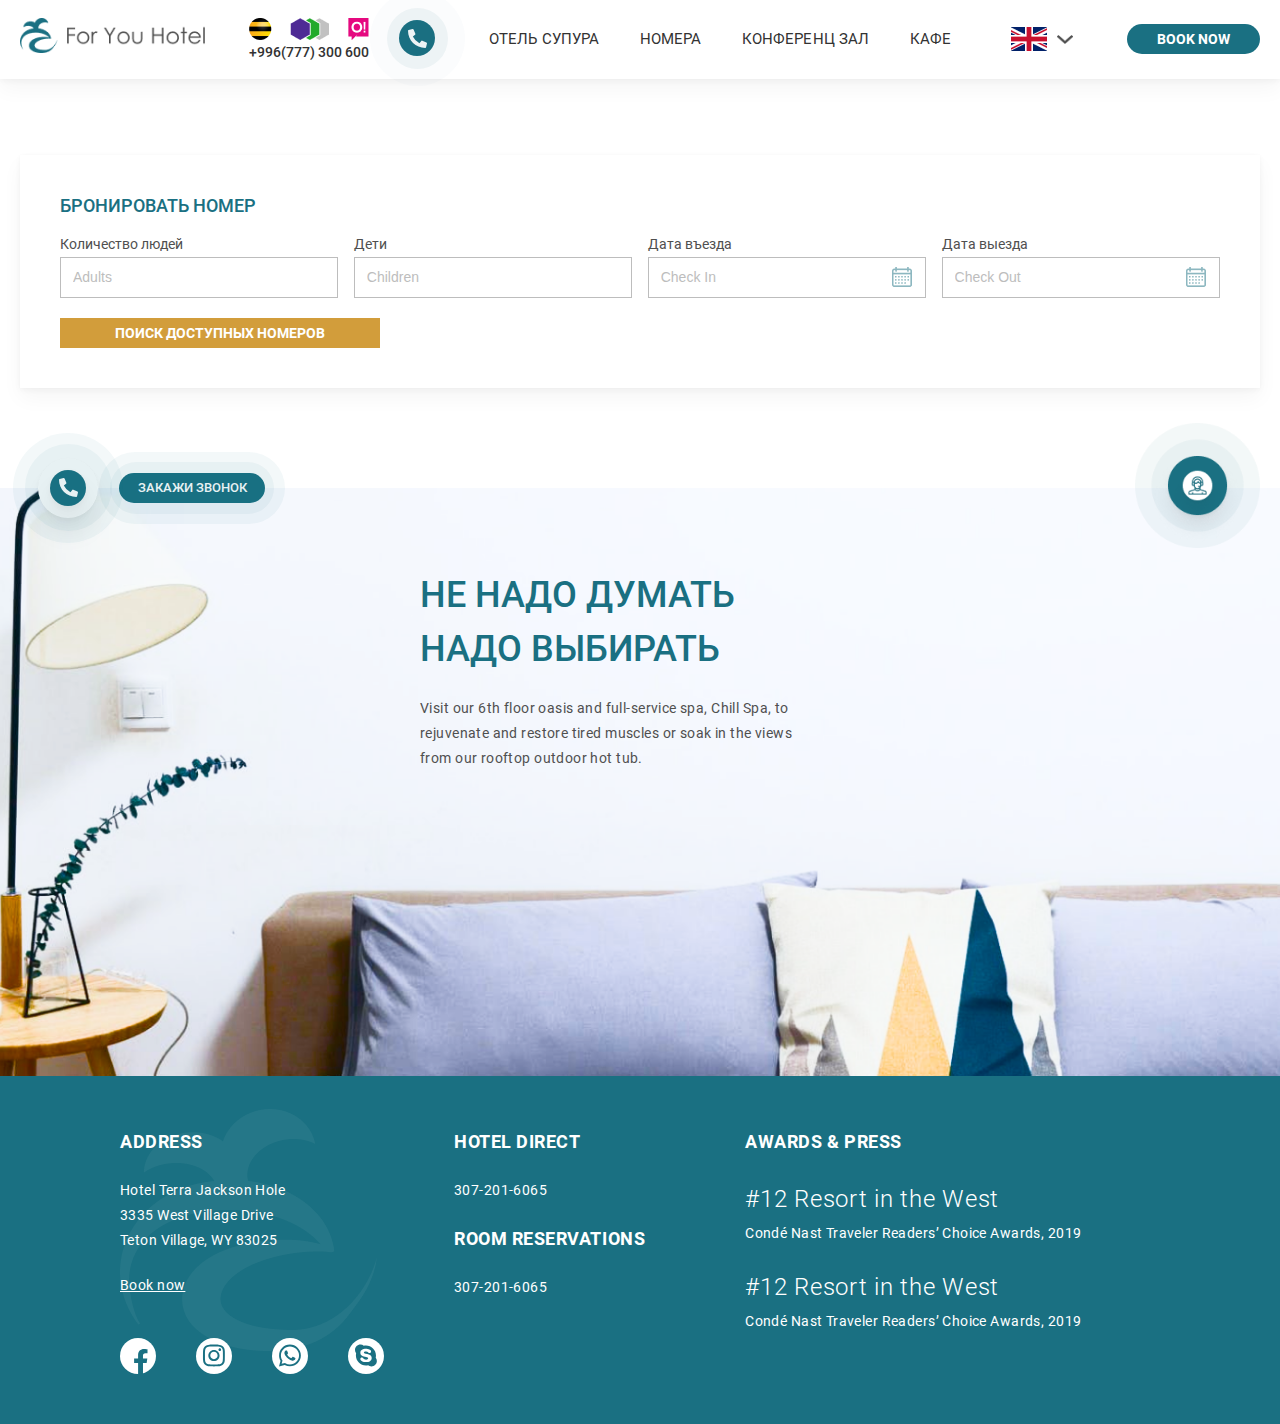
<file: ToBook/index.html>
<!doctype html>
<html lang="en">
<head>
    <meta charset="UTF-8">
    <meta name="viewport"
          content="width=device-width, user-scalable=no, initial-scale=1.0, maximum-scale=1.0, minimum-scale=1.0">
    <meta http-equiv="X-UA-Compatible" content="ie=edge">
    <title>Hotel</title>
    <link rel="stylesheet" href="../css/style.css">
    <link rel="stylesheet" href="./css/toBook.css">
    <link rel="stylesheet" href="../css/media.css">
</head>
<body>

<!--шапка сайта-->
<header class="header">
    <div class="container">
        <nav class="nav">
            <h1><a href="../index.html" class="logo"><img src="../img/header/logo.png" alt="for you hotel"></a></h1>
            <div class="contact-tabs">
                <ul class="contact-tabs__nav">
                    <li class="contact-tabs__item active"><img src="../img/header/beeline.png" alt="beeline"></li>
                    <li class="contact-tabs__item"><img src="../img/header/mega.png" alt="mega"></li>
                    <li class="contact-tabs__item"><img src="../img/header/o!.png" alt="o!"></li>
                </ul>
                <div class="tab-content active"><a href="tel:+996(777) 300 600">+996(777) 300 600</a></div>
                <div class="tab-content"><a href="tel:+996(555) 300 600">+996(555) 300 600</a></div>
                <div class="tab-content"><a href="tel:+996(777) 300 600">+996(700) 300 600</a></div>
                <div class="contact-tabs__icon"><i class="fas fa-phone-alt"></i></div>
            </div>
            <ul class="menu">
                <li class="menu__items"><a href="../Supura/index.html">Отель Супура</a></li>
                <li class="menu__items"><a href="../Rooms/index.html">номера</a></li>
                <li class="menu__items"><a href="../Conference-hall/index.html">Конференц зал</a></li>
                <li class="menu__items"><a href="../Kitchen/index.html">Кафе</a></li>
            </ul>
            <div class="lang">
                <label>
                    <select class="vodiapicker">
                        <option value="en" class="test" data-thumbnail="../img/header/lang-1.png"></option>
                        <option value="ru" class="test" data-thumbnail="../img/header/lang-2.png"></option>
                        <option value="tr" class="test" data-thumbnail="../img/header/lang-3.png"></option>
                    </select>
                </label>
                <div class="lang-select">
                    <button class="btn-select" value=""></button>
                    <div class="b">
                        <ul id="a"></ul>
                    </div>
                </div>
                <img src="../img/header/angle-down.png" alt="angle-down" class="angle-down">

            </div>
            <div class="wrapper">
                <a href="#" class="book">Book now</a>
            </div>
            <div class="burger">
                <span></span>
            </div>
        </nav>
    </div>
</header>
<!--конец шапки-->
<main class="toBook">
    <div class="container">
        <form action="" class="toBook-form" id="book-form">
            <h2 class="toBook-form__title">Бронировать номер</h2>
            <label class="quantity">
                Количество людей
                <input type="number" placeholder="Adults" id="adults">
            </label>
            <label class="quantity">
                Дети
                <input type="number" placeholder="Children" id="children">
            </label>
            <label class="date">
                Дата въезда
                <input placeholder="Check In" class="datepicker-here" type="text" data-timepicker="true" id="check_in">
                <img src="../img/main/calendar.png" alt="dateIcon" class="date__icon">
            </label>
            <label class="date">
                Дата выезда
                <input placeholder="Check Out" class="datepicker-here" type="text" data-timepicker="true" id="check_out">
                <img src="../img/main/calendar.png" alt="dateIcon" class="date__icon">
            </label>
            <a href="#" class="toBook-form__search" id="form-searh">Поиск доступных номеров</a>
        </form>
    </div>
    <div class="contactUs">
        <ul class="callback-buttons">
            <li class="callback-link"><span><i class="fas fa-phone-alt"></i></span></li>
            <li class="callback-link"><span>закажи звонок</span></li>
        </ul>
        <div class="consult">

            <ul class="social">
                <li class="social-link"><a href="https://wa.me/996777300600?text=Здравствуйте, хотели забронировать номер в вашем отеле" target="_blank"><i class="fab fa-whatsapp"></i></a></li>
                <li class="social-link"><a href="skype:+12345678?call" target="_blank"><i class="fab fa-skype"></i></a></li>
                <li class="social-link"><a href="https://www.instagram.com/?hl=ru" target="_blank"><i class="fab fa-instagram"></i></a></li>
                <li class="social-link"><a href="https://www.facebook.com/" target="_blank"><i class="fab fa-facebook-f"></i></a></li>
            </ul>
            <div class="consult-social"><img src="../img/icon-social.png" alt="consult"></div>
        </div>
    </div>
    <article class="article" >
        <div class="container">
            <div class="initial-container">
                <div class="row">
                    <div class="col-lg-6">
                        <div class="img">
                            <img src="../img/tobook/room-1.png" alt="reservation">
                        </div>
                    </div>
                    <div class="col-lg-6">
                        <div class="box">
                            <ul class="box-menu">
                                <li class="box-menu__items">
                                    <h3 class="box-menu__title">Номера эконом</h3>
                                    <ul class="info">
                                        <li class="info__items">Sleeps 2</li>
                                        <li class="info__items">1 King</li>
                                        <li class="info__items">325 to 355 ft²</li>
                                    </ul>
                                    <p class="box-menu__text">Styled like a traditional hotel room and a favorite for
                                        couples.</p>
                                    <div class="panel">
                                        <h4>some desctiption</h4>
                                        <p>Lorem ipsum dolor sit amet, consectetur adipisicing elit. Ab, aperiam
                                            consectetur, culpa dignissimos distinctio doloribus eligendi facere, harum illo
                                            magni maiores minima molestiae molestias natus nihil officiis praesentium quam
                                            ratione saepe suscipit vel veritatis vero! Debitis, eligendi ipsum libero magnam
                                            sed voluptatem. Assumenda dolorem, eos fugit minus nemo quis repudiandae.</p>
                                        <p>Lorem ipsum dolor sit amet, consectetur adipisicing elit. Ab, aperiam
                                            consectetur, culpa dignissimos distinctio doloribus eligendi facere, harum illo
                                            magni maiores minima molestiae molestias natus nihil officiis praesentium quam
                                            ratione saepe suscipit vel veritatis vero! Debitis, eligendi ipsum libero magnam
                                            sed voluptatem. Assumenda dolorem, eos fugit minus nemo quis repudiandae.</p>
                                    </div>
                                    <div class="hidden-block">
                                        <button class="accordion">Узнать больше...</button>
                                        <span class="hidden-text">Скрыть</span>
                                    </div>
                                </li>
                                <li class="box-menu__items">
                                    <ul class="box-price">
                                        <li class="box-price__items"><h3 class="box-price__title">Hotel Terra Jackson
                                            Hole </h3></li>
                                        <li class="box-price__items"><p class="box-price__desc">Lorem ipsum dolor sit amet,
                                            consectetur adipiscing elit. At viverra egestas magna viverra. </p></li>
                                        <li class="box-price__items"><p class="box-price__price">$444.87</p></li>
                                        <li class="box-price__items"><h5 class="box-price__subtitle">Lorem ipsum</h5></li>
                                        <li class="box-price__items"><p class="box-price__total">$7,117.90 Total for 16
                                            nights
                                            <br>
                                            Excluding Taxes & Fees</p></li>
                                        <li class="box-price__items">
                                            <a href="../CheckedRoom/index.html" class="box-price__check">выбрать</a>
                                        </li>
                                    </ul>
                                </li>
                                <li class="box-menu__items">
                                    <ul class="box-price">
                                        <li class="box-price__items"><h3 class="box-price__title">Hotel Terra Jackson
                                            Hole </h3></li>
                                        <li class="box-price__items"><p class="box-price__desc">Lorem ipsum dolor sit amet,
                                            consectetur adipiscing elit. At viverra egestas magna viverra. </p></li>
                                        <li class="box-price__items"><p class="box-price__price">$444.87</p></li>
                                        <li class="box-price__items"><h5 class="box-price__subtitle">Lorem ipsum</h5></li>
                                        <li class="box-price__items"><p class="box-price__total">$7,117.90 Total for 16
                                            nights
                                            <br>
                                            Excluding Taxes & Fees</p></li>
                                        <li class="box-price__items">
                                            <a href="../CheckedRoom/index.html" class="box-price__check">выбрать</a>
                                        </li>
                                    </ul>
                                </li>
                            </ul>
                        </div>
                    </div>
                </div>
                <div class="row">
                    <div class="col-lg-6">
                        <div class="img">
                            <img src="../img/tobook/room-2.png" alt="reservation">
                        </div>
                    </div>
                    <div class="col-lg-6">
                        <div class="box">
                            <ul class="box-menu">
                                <li class="box-menu__items">
                                    <h3 class="box-menu__title">Номера эконом</h3>
                                    <ul class="info">
                                        <li class="info__items">Sleeps 2</li>
                                        <li class="info__items">1 King</li>
                                        <li class="info__items">325 to 355 ft²</li>
                                    </ul>
                                    <p class="box-menu__text">Styled like a traditional hotel room and a favorite for
                                        couples.</p>
                                    <div class="panel">
                                        <h4>some desctiption</h4>
                                        <p>Lorem ipsum dolor sit amet, consectetur adipisicing elit. Ab, aperiam
                                            consectetur, culpa dignissimos distinctio doloribus eligendi facere, harum illo
                                            magni maiores minima molestiae molestias natus nihil officiis praesentium quam
                                            ratione saepe suscipit vel veritatis vero! Debitis, eligendi ipsum libero magnam
                                            sed voluptatem. Assumenda dolorem, eos fugit minus nemo quis repudiandae.</p>
                                        <p>Lorem ipsum dolor sit amet, consectetur adipisicing elit. Ab, aperiam
                                            consectetur, culpa dignissimos distinctio doloribus eligendi facere, harum illo
                                            magni maiores minima molestiae molestias natus nihil officiis praesentium quam
                                            ratione saepe suscipit vel veritatis vero! Debitis, eligendi ipsum libero magnam
                                            sed voluptatem. Assumenda dolorem, eos fugit minus nemo quis repudiandae.</p>
                                    </div>
                                    <div class="hidden-block">
                                        <button class="accordion">Узнать больше...</button>
                                        <span class="hidden-text">Скрыть</span>
                                    </div>
                                </li>
                                <li class="box-menu__items">
                                    <ul class="box-price">
                                        <li class="box-price__items"><h3 class="box-price__title">Hotel Terra Jackson
                                            Hole </h3></li>
                                        <li class="box-price__items"><p class="box-price__desc">Lorem ipsum dolor sit amet,
                                            consectetur adipiscing elit. At viverra egestas magna viverra. </p></li>
                                        <li class="box-price__items"><p class="box-price__price">$444.87</p></li>
                                        <li class="box-price__items"><h5 class="box-price__subtitle">Lorem ipsum</h5></li>
                                        <li class="box-price__items"><p class="box-price__total">$7,117.90 Total for 16
                                            nights
                                            <br>
                                            Excluding Taxes & Fees</p></li>
                                        <li class="box-price__items">
                                            <a href="../CheckedRoom/index.html" class="box-price__check">выбрать</a>
                                        </li>
                                    </ul>
                                </li>
                                <li class="box-menu__items">
                                    <ul class="box-price">
                                        <li class="box-price__items"><h3 class="box-price__title">Hotel Terra Jackson
                                            Hole </h3></li>
                                        <li class="box-price__items"><p class="box-price__desc">Lorem ipsum dolor sit amet,
                                            consectetur adipiscing elit. At viverra egestas magna viverra. </p></li>
                                        <li class="box-price__items"><p class="box-price__price">$444.87</p></li>
                                        <li class="box-price__items"><h5 class="box-price__subtitle">Lorem ipsum</h5></li>
                                        <li class="box-price__items"><p class="box-price__total">$7,117.90 Total for 16
                                            nights
                                            <br>
                                            Excluding Taxes & Fees</p></li>
                                        <li class="box-price__items">
                                            <a href="../CheckedRoom/index.html" class="box-price__check">выбрать</a>
                                        </li>
                                    </ul>
                                </li>
                            </ul>
                        </div>
                    </div>
                </div>
                <div class="row">
                    <div class="col-lg-6">
                        <div class="img">
                            <img src="../img/tobook/room-3.png" alt="reservation">
                        </div>
                    </div>
                    <div class="col-lg-6">
                        <div class="box">
                            <ul class="box-menu">
                                <li class="box-menu__items">
                                    <h3 class="box-menu__title">Номера эконом</h3>
                                    <ul class="info">
                                        <li class="info__items">Sleeps 2</li>
                                        <li class="info__items">1 King</li>
                                        <li class="info__items">325 to 355 ft²</li>
                                    </ul>
                                    <p class="box-menu__text">Styled like a traditional hotel room and a favorite for
                                        couples.</p>
                                    <div class="panel">
                                        <h4>some desctiption</h4>
                                        <p>Lorem ipsum dolor sit amet, consectetur adipisicing elit. Ab, aperiam
                                            consectetur, culpa dignissimos distinctio doloribus eligendi facere, harum illo
                                            magni maiores minima molestiae molestias natus nihil officiis praesentium quam
                                            ratione saepe suscipit vel veritatis vero! Debitis, eligendi ipsum libero magnam
                                            sed voluptatem. Assumenda dolorem, eos fugit minus nemo quis repudiandae.</p>
                                        <p>Lorem ipsum dolor sit amet, consectetur adipisicing elit. Ab, aperiam
                                            consectetur, culpa dignissimos distinctio doloribus eligendi facere, harum illo
                                            magni maiores minima molestiae molestias natus nihil officiis praesentium quam
                                            ratione saepe suscipit vel veritatis vero! Debitis, eligendi ipsum libero magnam
                                            sed voluptatem. Assumenda dolorem, eos fugit minus nemo quis repudiandae.</p>
                                    </div>
                                    <div class="hidden-block">
                                        <button class="accordion">Узнать больше...</button>
                                        <span class="hidden-text">Скрыть</span>
                                    </div>
                                </li>
                                <li class="box-menu__items">
                                    <ul class="box-price">
                                        <li class="box-price__items"><h3 class="box-price__title">Hotel Terra Jackson
                                            Hole </h3></li>
                                        <li class="box-price__items"><p class="box-price__desc">Lorem ipsum dolor sit amet,
                                            consectetur adipiscing elit. At viverra egestas magna viverra. </p></li>
                                        <li class="box-price__items"><p class="box-price__price">$444.87</p></li>
                                        <li class="box-price__items"><h5 class="box-price__subtitle">Lorem ipsum</h5></li>
                                        <li class="box-price__items"><p class="box-price__total">$7,117.90 Total for 16
                                            nights
                                            <br>
                                            Excluding Taxes & Fees</p></li>
                                        <li class="box-price__items">
                                            <a href="../CheckedRoom/index.html" class="box-price__check">выбрать</a>
                                        </li>
                                    </ul>
                                </li>
                                <li class="box-menu__items">
                                    <ul class="box-price">
                                        <li class="box-price__items"><h3 class="box-price__title">Hotel Terra Jackson
                                            Hole </h3></li>
                                        <li class="box-price__items"><p class="box-price__desc">Lorem ipsum dolor sit amet,
                                            consectetur adipiscing elit. At viverra egestas magna viverra. </p></li>
                                        <li class="box-price__items"><p class="box-price__price">$444.87</p></li>
                                        <li class="box-price__items"><h5 class="box-price__subtitle">Lorem ipsum</h5></li>
                                        <li class="box-price__items"><p class="box-price__total">$7,117.90 Total for 16
                                            nights
                                            <br>
                                            Excluding Taxes & Fees</p></li>
                                        <li class="box-price__items">
                                            <a href="../CheckedRoom/index.html" class="box-price__check">выбрать</a>
                                        </li>
                                    </ul>
                                </li>
                            </ul>
                        </div>
                    </div>
                </div>
                <div class="row">
                    <div class="col-lg-6">
                        <div class="img">
                            <img src="../img/tobook/room-4.png" alt="reservation">
                        </div>
                    </div>
                    <div class="col-lg-6">
                        <div class="box">
                            <ul class="box-menu">
                                <li class="box-menu__items">
                                    <h3 class="box-menu__title">Номера эконом</h3>
                                    <ul class="info">
                                        <li class="info__items">Sleeps 2</li>
                                        <li class="info__items">1 King</li>
                                        <li class="info__items">325 to 355 ft²</li>
                                    </ul>
                                    <p class="box-menu__text">Styled like a traditional hotel room and a favorite for
                                        couples.</p>
                                    <div class="panel">
                                        <h4>some desctiption</h4>
                                        <p>Lorem ipsum dolor sit amet, consectetur adipisicing elit. Ab, aperiam
                                            consectetur, culpa dignissimos distinctio doloribus eligendi facere, harum illo
                                            magni maiores minima molestiae molestias natus nihil officiis praesentium quam
                                            ratione saepe suscipit vel veritatis vero! Debitis, eligendi ipsum libero magnam
                                            sed voluptatem. Assumenda dolorem, eos fugit minus nemo quis repudiandae.</p>
                                        <p>Lorem ipsum dolor sit amet, consectetur adipisicing elit. Ab, aperiam
                                            consectetur, culpa dignissimos distinctio doloribus eligendi facere, harum illo
                                            magni maiores minima molestiae molestias natus nihil officiis praesentium quam
                                            ratione saepe suscipit vel veritatis vero! Debitis, eligendi ipsum libero magnam
                                            sed voluptatem. Assumenda dolorem, eos fugit minus nemo quis repudiandae.</p>
                                    </div>
                                    <div class="hidden-block">
                                        <button class="accordion">Узнать больше...</button>
                                        <span class="hidden-text">Скрыть</span>
                                    </div>
                                </li>
                                <li class="box-menu__items">
                                    <ul class="box-price">
                                        <li class="box-price__items"><h3 class="box-price__title">Hotel Terra Jackson
                                            Hole </h3></li>
                                        <li class="box-price__items"><p class="box-price__desc">Lorem ipsum dolor sit amet,
                                            consectetur adipiscing elit. At viverra egestas magna viverra. </p></li>
                                        <li class="box-price__items"><p class="box-price__price">$444.87</p></li>
                                        <li class="box-price__items"><h5 class="box-price__subtitle">Lorem ipsum</h5></li>
                                        <li class="box-price__items"><p class="box-price__total">$7,117.90 Total for 16
                                            nights
                                            <br>
                                            Excluding Taxes & Fees</p></li>
                                        <li class="box-price__items">
                                            <a href="../CheckedRoom/index.html" class="box-price__check">выбрать</a>
                                        </li>
                                    </ul>
                                </li>
                                <li class="box-menu__items">
                                    <ul class="box-price">
                                        <li class="box-price__items"><h3 class="box-price__title">Hotel Terra Jackson
                                            Hole </h3></li>
                                        <li class="box-price__items"><p class="box-price__desc">Lorem ipsum dolor sit amet,
                                            consectetur adipiscing elit. At viverra egestas magna viverra. </p></li>
                                        <li class="box-price__items"><p class="box-price__price">$444.87</p></li>
                                        <li class="box-price__items"><h5 class="box-price__subtitle">Lorem ipsum</h5></li>
                                        <li class="box-price__items"><p class="box-price__total">$7,117.90 Total for 16
                                            nights
                                            <br>
                                            Excluding Taxes & Fees</p></li>
                                        <li class="box-price__items">
                                            <a href="../CheckedRoom/index.html" class="box-price__check">выбрать</a>
                                        </li>
                                    </ul>
                                </li>
                            </ul>
                        </div>
                    </div>
                </div>
            </div>
            <div class="toBook-cart">
                <h3 class="toBook-cart__title">YOUR STAY</h3>
                <p class="toBook-cart__checkIn"><b>Check-in</b> <br>
                    After 4:00 PM</p>
                <p class="toBook-cart__checkOut"><b>Check-out</b> <br>
                    Before 12:00 PM</p>
                <div class="toBook-cart__dates">
                    <span>Tue, Jul 14, 2020</span>
                    -
                    <span>Thu, Jul 30, 2020</span>
                    <span>1 Adult</span>
                </div>
                <div class="toBook-cart__total">
                    <span>Total:</span>
                    <span>$444.87</span>
                </div>
            </div>
        </div>
    </article>
    <section class="choose">
        <div class="container">
            <div class="box">
                <h2 class="title">Не надо думать <br>
                    надо выбирать</h2>
                <p class="text">
                    Visit our 6th floor oasis and full-service spa, Chill Spa, to rejuvenate and restore tired muscles
                    or
                    soak in the views from our rooftop outdoor hot tub.

                </p>
            </div>
        </div>
    </section>
</main>
<!--Футер-->
<footer class="footer">
    <div class="container">
        <nav class="footer-menu">
            <ul class="column">
                <li class="column__title">ADDRESS
                </li>
                <li class="column__text">
                    Hotel Terra Jackson Hole <br>
                    3335 West Village Drive <br>
                    Teton Village, WY 83025
                </li>
                <li class="column__link"><a href="../ToBook/index.html">Book now</a></li>
                <li class="column-social">
                    <ul class="column-social__links">
                        <li class="column-social__link"><a href="https://www.facebook.com/" target="_blank"><i class="fab fa-facebook-f"></i></a></li>
                        <li class="column-social__link"><a href="https://www.instagram.com/?hl=ru" target="_blank"><i class="fab fa-instagram"></i></a></li>
                        <li class="column-social__link"><a href="https://wa.me/996777300600?text=Здравствуйте, хотели забронировать номер в вашем отеле" target="_blank"><i class="fab fa-whatsapp"></i></a></li>
                        <li class="column-social__link"><a href="skype:+12345678?call" target="_blank"><i class="fab fa-skype"></i></a></li>
                    </ul>
                </li>
            </ul>
            <ul class="column">
                <li class="column__title">HOTEL DIRECT</li>
                <li class="column__text"><a href="tel:307-201-6065">307-201-6065</a></li>
                <li class="column__title">ROOM RESERVATIONS
                </li>
                <li class="column__text"><a href="tel:307-201-6065">307-201-6065</a></li>
            </ul>
            <ul class="column">
                <li class="column__title">AWARDS & PRESS</li>
                <li class="column__award">#12 Resort in the West</li>
                <li class="column__text">Condé Nast Traveler Readers’ Choice Awards, 2019
                </li>
                <li class="column__award">#12 Resort in the West</li>
                <li class="column__text">Condé Nast Traveler Readers’ Choice Awards, 2019
                </li>
            </ul>
            <div class="footer-menu__logo"></div>
        </nav>
    </div>
</footer>
<div class="callback-overlay">
    <div class="callback-popup">
        <form action="" class="form">
            <h3 class="form__title">Обратный звонок консультанта</h3>
            <label>
                Имя
                <input type="text" placeholder="Введите имя" required>
            </label>
            <label>
                Номер телефона
                <input type="tel" placeholder="Введите номер" required>
            </label>
            <button>Заказать звонок</button>

        </form>
        <span class="close-callback-overlay"></span>
    </div>
</div>
<div class="callback-overlay-2">
    <div class="callback-popup">
        <form action="" class="form">
            <h3 class="form__title">Обратный звонок консультанта</h3>
            <label>
                Имя
                <input type="text" placeholder="Введите имя" required>
            </label>
            <label>
                Номер телефона
                <input type="tel" placeholder="Введите номер" required>
            </label>
            <button>Заказать звонок</button>

        </form>
        <span class="close-callback-overlay-header"></span>
    </div>
</div>
<script src="../js/jquery.js"></script>
<script src="../js/jquery.maskedinput.js"></script>
<script src="../fonts/fontawesome/all.min.js"></script>
<script src="../js/lang.js"></script>
<script src="../js/accordion.js"></script>
<script src="../js/datepicker.min.js"></script>
<script src="./js/main.js"></script>
<script src="../js/datebook.js"></script>
</body>
</html>
</file>
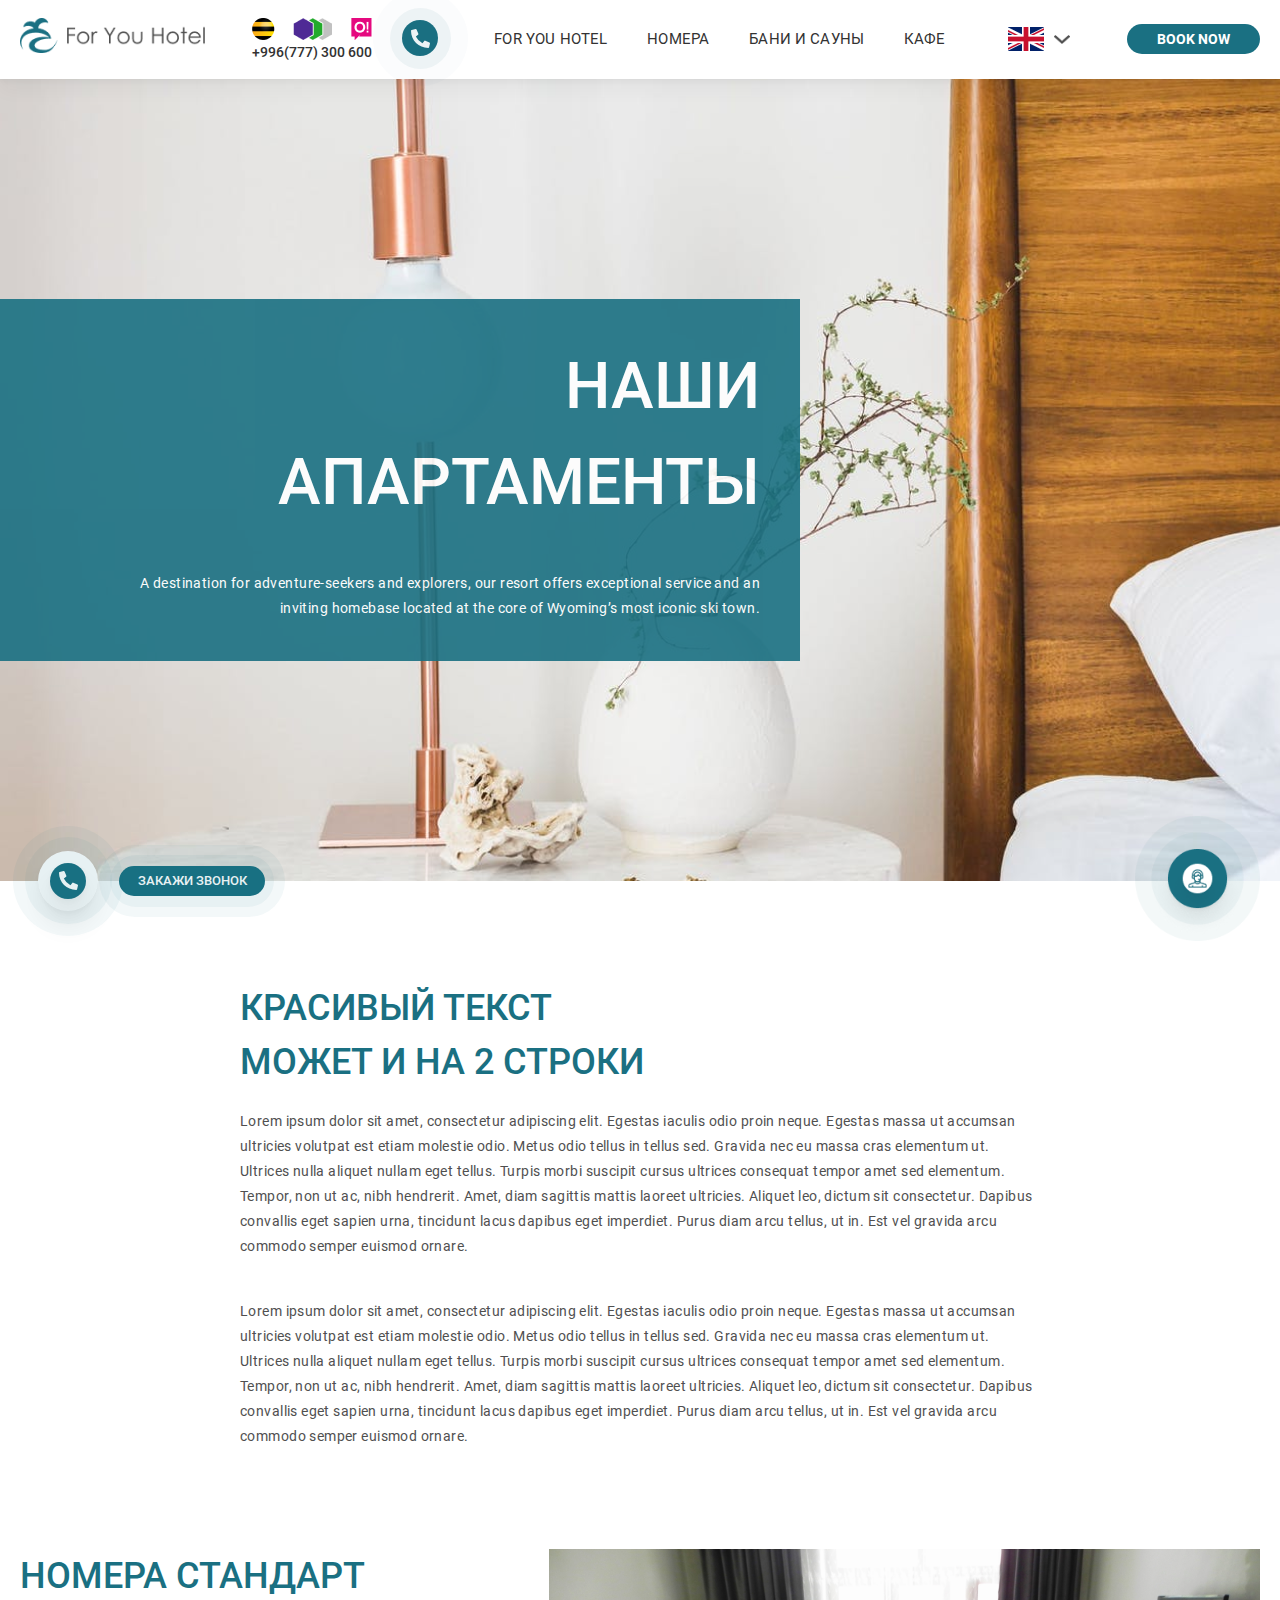
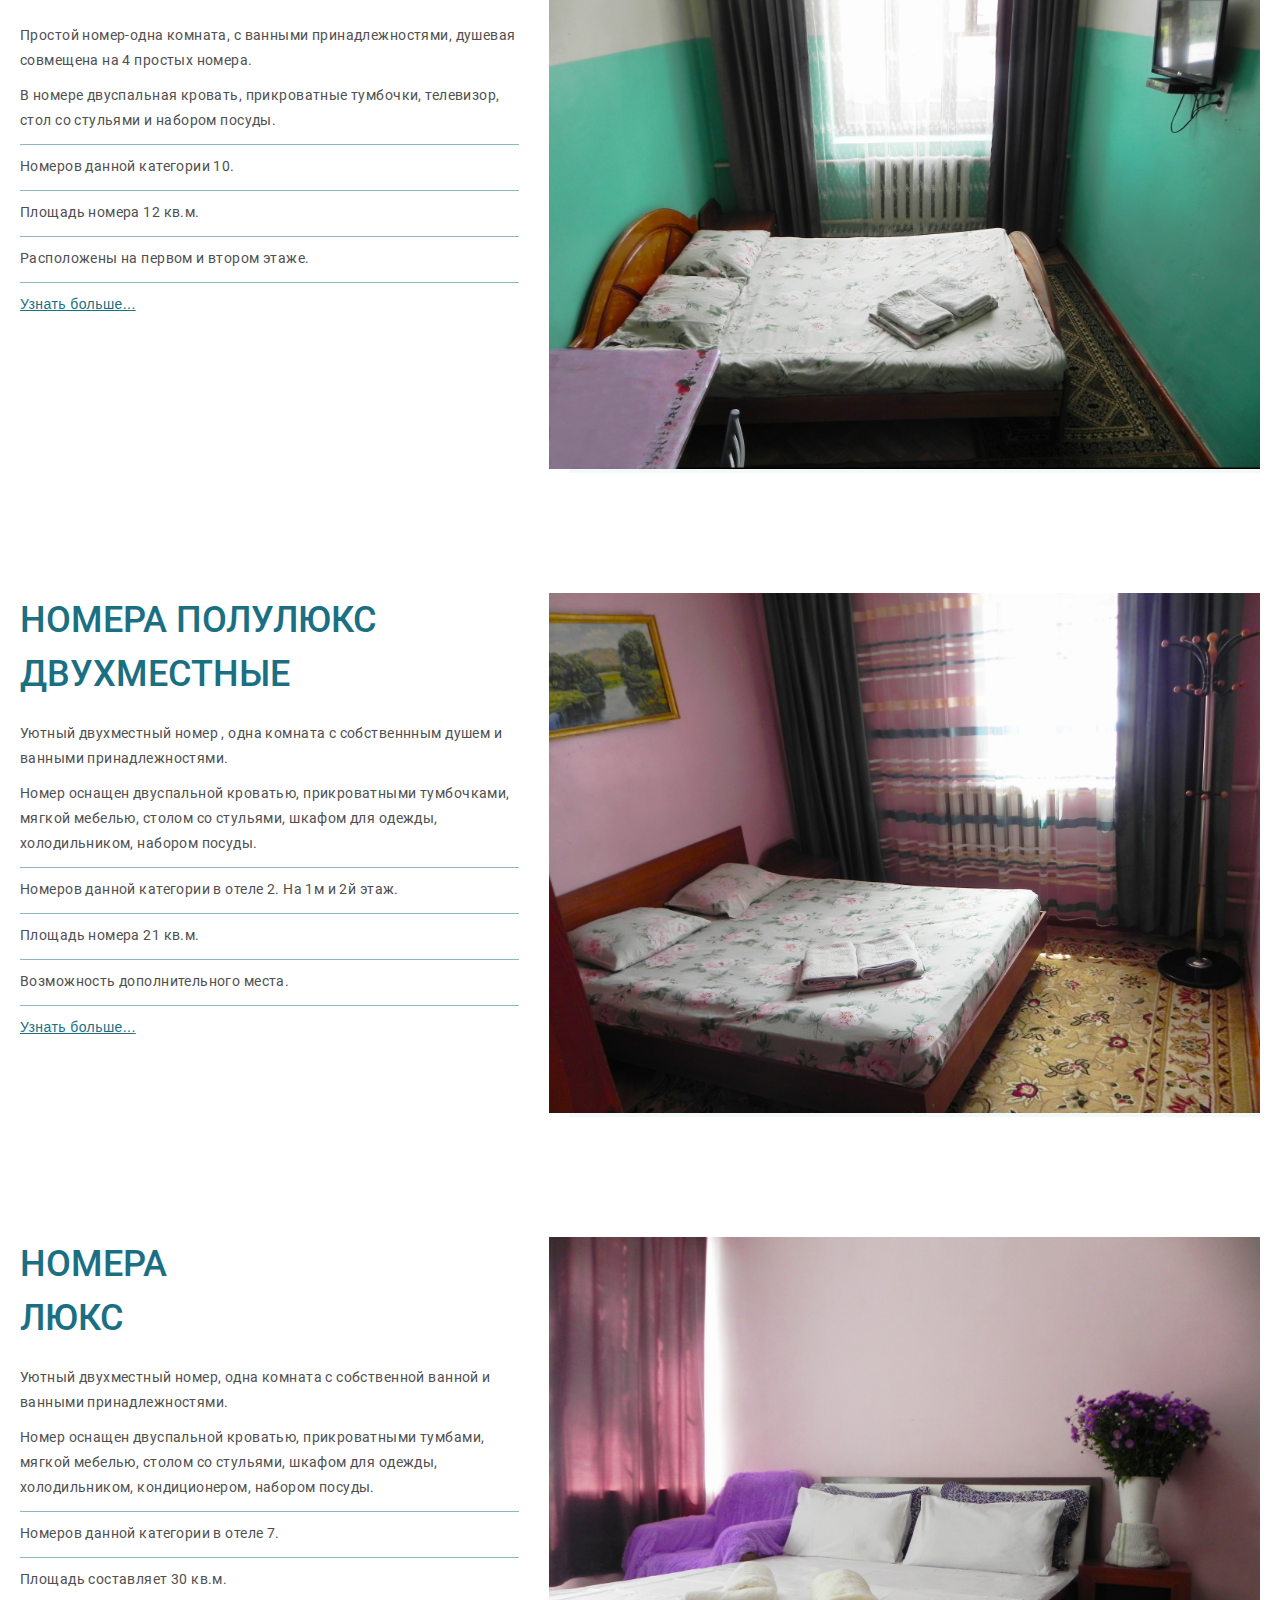
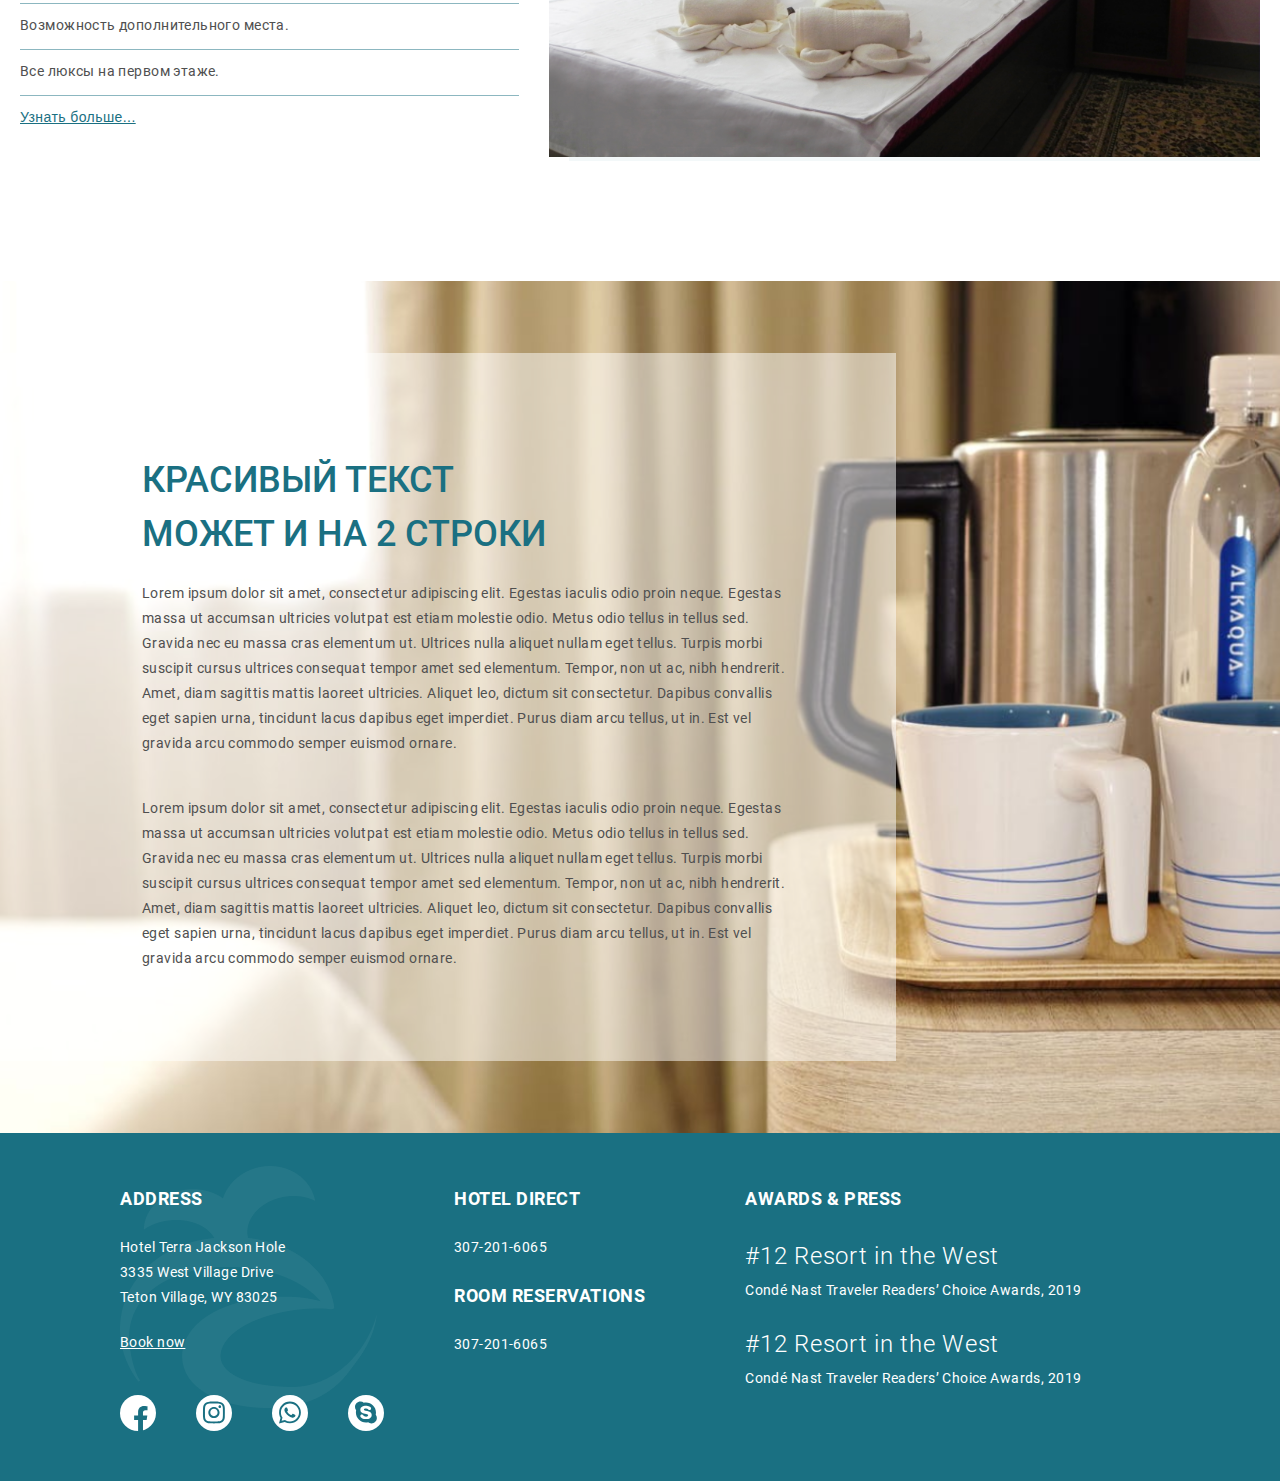
<file: Supura/Rooms/index.html>
<!doctype html>
<html lang="en">
<head>
    <meta charset="UTF-8">
    <meta name="viewport"
          content="width=device-width, user-scalable=no, initial-scale=1.0, maximum-scale=1.0, minimum-scale=1.0">
    <meta http-equiv="X-UA-Compatible" content="ie=edge">
    <title>Hotel</title>
    <link rel="stylesheet" href="../css/style.css">
    <link rel="stylesheet" href="./css/rooms.css">
    <link rel="stylesheet" href="../css/media.css">
</head>
<body>

<!--шапка сайта-->
<header class="header">
    <div class="container">
        <nav class="nav">
            <h1><a href="../index.html" class="logo"><img src="../img/header/logo.png" alt="for you hotel"></a></h1>
            <div class="contact-tabs">
                <ul class="contact-tabs__nav">
                    <li class="contact-tabs__item active"><img src="../img/header/beeline.png" alt="beeline"></li>
                    <li class="contact-tabs__item"><img src="../img/header/mega.png" alt="mega"></li>
                    <li class="contact-tabs__item"><img src="../img/header/o!.png" alt="o!"></li>
                </ul>
                <div class="tab-content active"><a href="tel:+996(777) 300 600">+996(777) 300 600</a></div>
                <div class="tab-content"><a href="tel:+996(555) 300 600">+996(555) 300 600</a></div>
                <div class="tab-content"><a href="tel:+996(777) 300 600">+996(700) 300 600</a></div>
                <div class="contact-tabs__icon"><i class="fas fa-phone-alt"></i></div>
            </div>
            <ul class="menu">
                <li class="menu__items"><a href="../../index.html">For You Hotel</a></li>
                <li class="menu__items"><a href="../Rooms/index.html">номера</a></li>
                <li class="menu__items"><a href="../Sauna/index.html">Бани и сауны</a></li>
                <li class="menu__items"><a href="../Kitchen/index.html">Кафе</a></li>
            </ul>
            <div class="lang">
                <label>
                    <select class="vodiapicker">
                        <option value="en" class="test" data-thumbnail="../img/header/lang-1.png"></option>
                        <option value="ru" class="test" data-thumbnail="../img/header/lang-2.png"></option>
                        <option value="ru" class="test" data-thumbnail="../img/header/lang-3.png"></option>
                    </select>
                </label>
                <div class="lang-select">
                    <button class="btn-select" value=""></button>
                    <div class="b">
                        <ul id="a"></ul>
                    </div>
                </div>
                <img src="../img/header/angle-down.png" alt="angle-down" class="angle-down">
            </div>
            <div class="wrapper">
                <a href="../ToBook/index.html" class="book">Book now</a>
            </div>
            <div class="burger">
                <span></span>
            </div>
        </nav>
    </div>
</header>
<!--конец шапки-->
<main class="rooms">
    <section class="rooms-main">
        <div class="rooms-main-block">
            <h2 class="rooms-main-block__title">Наши <br>Апартаменты</h2>
            <p class="rooms-main-block__text">A destination for adventure-seekers and explorers, our resort offers
                exceptional service and an inviting homebase located at the core of Wyoming’s most iconic ski town.</p>
        </div>
    </section>
    <div class="contactUs">
        <ul class="callback-buttons">
            <li class="callback-link"><span><i class="fas fa-phone-alt"></i></span></li>
            <li class="callback-link"><span>закажи звонок</span></li>
        </ul>
        <div class="consult">

            <ul class="social">
                <li class="social-link"><a href="https://wa.me/996777300600?text=Здравствуйте, хотели забронировать номер в вашем отеле" target="_blank"><i class="fab fa-whatsapp"></i></a></li>
                <li class="social-link"><a href="skype:+12345678?call" target="_blank"><i class="fab fa-skype"></i></a></li>
                <li class="social-link"><a href="https://www.instagram.com/?hl=ru" target="_blank"><i class="fab fa-instagram"></i></a></li>
                <li class="social-link"><a href="https://www.facebook.com/" target="_blank"><i class="fab fa-facebook-f"></i></a></li>
            </ul>
            <div class="consult-social"><img src="../img/icon-social.png" alt="consult"></div>
        </div>
    </div>
    <section class="rooms-content">
        <div class="container">
            <div class="initial-container">
                <div class="box"><h3>красивый текст<br> может и на 2 строки</h3>
                    <p>Lorem ipsum dolor sit amet, consectetur adipiscing elit. Egestas iaculis odio proin neque.
                        Egestas
                        massa ut accumsan ultricies volutpat est etiam molestie odio. Metus odio tellus in tellus sed.
                        Gravida nec eu massa cras elementum ut. Ultrices nulla aliquet nullam eget tellus. Turpis morbi
                        suscipit cursus ultrices consequat tempor amet sed elementum. Tempor, non ut ac, nibh hendrerit.
                        Amet, diam sagittis mattis laoreet ultricies. Aliquet leo, dictum sit consectetur. Dapibus
                        convallis
                        eget sapien urna, tincidunt lacus dapibus eget imperdiet. Purus diam arcu tellus, ut in. Est vel
                        gravida arcu commodo semper euismod ornare.</p>
                    <p>Lorem ipsum dolor sit amet, consectetur adipiscing elit. Egestas iaculis odio proin neque.
                        Egestas
                        massa ut accumsan ultricies volutpat est etiam molestie odio. Metus odio tellus in tellus sed.
                        Gravida nec eu massa cras elementum ut. Ultrices nulla aliquet nullam eget tellus. Turpis morbi
                        suscipit cursus ultrices consequat tempor amet sed elementum. Tempor, non ut ac, nibh hendrerit.
                        Amet, diam sagittis mattis laoreet ultricies. Aliquet leo, dictum sit consectetur. Dapibus
                        convallis
                        eget sapien urna, tincidunt lacus dapibus eget imperdiet. Purus diam arcu tellus, ut in. Est vel
                        gravida arcu commodo semper euismod ornare.</p></div>
            </div>
            <div class="description-container">
                <div class="row">
                    <div class="col-xl-5">
                        <h3 class="title" id="room2">номера стандарт</h3>
                        <p class="text">
                            Простой номер-одна комната, с ванными принадлежностями,  душевая совмещена на 4 простых номера.
                        </p>
                        <p class="text">
                            В номере двуспальная кровать, прикроватные тумбочки, телевизор, стол со стульями и набором посуды.
                        </p>
                        <ul class="box-list">
                            <li class="box-list__items">Номеров данной категории 10.
                            </li>
                            <li class="box-list__items">Площадь номера 12 кв.м.
                            </li>
                            <li class="box-list__items">Расположены на первом и втором этаже.
                            </li>
                            <li class="box-list__items">
                                <div class="panel">
                                    <h4>some desctiption</h4>
                                    <p>Lorem ipsum dolor sit amet, consectetur adipisicing elit. Ab, aperiam
                                        consectetur, culpa dignissimos distinctio doloribus eligendi facere, harum illo
                                        magni maiores minima molestiae molestias natus nihil officiis praesentium quam
                                        ratione saepe suscipit vel veritatis vero! Debitis, eligendi ipsum libero magnam
                                        sed voluptatem. Assumenda dolorem, eos fugit minus nemo quis repudiandae.</p>
                                    <p>Lorem ipsum dolor sit amet, consectetur adipisicing elit. Ab, aperiam
                                        consectetur, culpa dignissimos distinctio doloribus eligendi facere, harum illo
                                        magni maiores minima molestiae molestias natus nihil officiis praesentium quam
                                        ratione saepe suscipit vel veritatis vero! Debitis, eligendi ipsum libero magnam
                                        sed voluptatem. Assumenda dolorem, eos fugit minus nemo quis repudiandae.</p>
                                </div>
                                <div class="hidden-block">
                                    <button class="accordion">Узнать больше...</button>
                                    <span class="hidden-text">Скрыть</span>
                                </div>
                            </li>
                        </ul>
                    </div>
                    <div class="col-xl-7">
                        <div class="margin-helper">
                            <div class="img">
                                <a data-fancybox="econom" href="../img/rooms/room-1/room-1.jpg"><img
                                        src="../img/rooms/room-1/room-1.jpg" alt="apartments"></a>
                                <a data-fancybox="econom" href="../img/rooms/room-1/room-2.jpg"></a>
                                <a data-fancybox="econom" href="../img/rooms/room-1/room-3.jpg"></a>
                            </div>
                        </div>
                    </div>
                </div>
                <div class="row">
                    <div class="col-xl-5">
                        <h3 class="title" id="room3">номера полулюкс<br> двухместные </h3>
                        <p class="text">
                            Уютный двухместный номер , одна комната с собственнным  душем и ванными принадлежностями.

                        </p>
                        <p class="text">
                            Номер оснащен двуспальной кроватью, прикроватными тумбочками, мягкой мебелью, столом со стульями, шкафом для одежды, холодильником, набором посуды.
                        </p>
                        <ul class="box-list">
                            <li class="box-list__items">Номеров данной категории в отеле 2. На 1м и 2й этаж.
                            </li>
                            <li class="box-list__items"> Площадь номера 21 кв.м.
                            </li>
                            <li class="box-list__items"> Возможность дополнительного места.
                            </li>

                            <li class="box-list__items">
                                <div class="panel">
                                    <h4>some desctiption</h4>
                                    <p>Lorem ipsum dolor sit amet, consectetur adipisicing elit. Ab, aperiam
                                        consectetur, culpa dignissimos distinctio doloribus eligendi facere, harum illo
                                        magni maiores minima molestiae molestias natus nihil officiis praesentium quam
                                        ratione saepe suscipit vel veritatis vero! Debitis, eligendi ipsum libero magnam
                                        sed voluptatem. Assumenda dolorem, eos fugit minus nemo quis repudiandae.</p>
                                    <p>Lorem ipsum dolor sit amet, consectetur adipisicing elit. Ab, aperiam
                                        consectetur, culpa dignissimos distinctio doloribus eligendi facere, harum illo
                                        magni maiores minima molestiae molestias natus nihil officiis praesentium quam
                                        ratione saepe suscipit vel veritatis vero! Debitis, eligendi ipsum libero magnam
                                        sed voluptatem. Assumenda dolorem, eos fugit minus nemo quis repudiandae.</p>
                                </div>
                                <div class="hidden-block">
                                    <button class="accordion">Узнать больше...</button>
                                    <span class="hidden-text">Скрыть</span>
                                </div>
                            </li>
                        </ul>
                    </div>
                    <div class="col-xl-7">
                        <div class="margin-helper">
                            <div class="img">
                                <a data-fancybox="standart" href="../img/rooms/room-2/room-1.jpg"><img
                                        src="../img/rooms/room-2/room-1.jpg" alt="apartments"></a>
                                <a data-fancybox="standart" href="../img/rooms/room-2/room-2.jpg"></a>
                                <a data-fancybox="standart" href="../img/rooms/room-2/room-3.jpg"></a>
                            </div>
                        </div>
                    </div>
                </div>
                <div class="row">
                    <div class="col-xl-5">
                        <h3 class="title" id="room4">номера <br> люкс</h3>
                        <p class="text">
                            Уютный двухместный номер, одна комната с собственной ванной и ванными принадлежностями.
                        </p>
                        <p class="text">
                            Номер оснащен двуспальной кроватью, прикроватными тумбами, мягкой мебелью, столом со стульями, шкафом для одежды, холодильником, кондиционером, набором посуды.
                        </p>
                        <ul class="box-list">
                            <li class="box-list__items">
                                Номеров данной категории в отеле 7.
                            </li>
                            <li class="box-list__items">Площадь составляет 30 кв.м.
                            </li>
                            <li class="box-list__items">
                                Возможность дополнительного места.
                            </li>
                            <li class="box-list__items">
                                Все люксы на первом этаже.
                            </li>
                            <li class="box-list__items">
                                <div class="panel">
                                    <h4>some desctiption</h4>
                                    <p>Lorem ipsum dolor sit amet, consectetur adipisicing elit. Ab, aperiam
                                        consectetur, culpa dignissimos distinctio doloribus eligendi facere, harum illo
                                        magni maiores minima molestiae molestias natus nihil officiis praesentium quam
                                        ratione saepe suscipit vel veritatis vero! Debitis, eligendi ipsum libero magnam
                                        sed voluptatem. Assumenda dolorem, eos fugit minus nemo quis repudiandae.</p>
                                    <p>Lorem ipsum dolor sit amet, consectetur adipisicing elit. Ab, aperiam
                                        consectetur, culpa dignissimos distinctio doloribus eligendi facere, harum illo
                                        magni maiores minima molestiae molestias natus nihil officiis praesentium quam
                                        ratione saepe suscipit vel veritatis vero! Debitis, eligendi ipsum libero magnam
                                        sed voluptatem. Assumenda dolorem, eos fugit minus nemo quis repudiandae.</p>
                                </div>
                                <div class="hidden-block">
                                    <button class="accordion">Узнать больше...</button>
                                    <span class="hidden-text">Скрыть</span>
                                </div>
                            </li>
                        </ul>
                    </div>
                    <div class="col-xl-7">
                        <div class="margin-helper">
                            <div class="img">
                                <a data-fancybox="lux" href="../img/rooms/room-3/room-1.jpg"><img
                                        src="../img/rooms/room-3/room-1.jpg" alt="apartments"></a>
                                <a data-fancybox="lux" href="../img/rooms/room-3/room-2.jpg"></a>
                                <a data-fancybox="lux" href="../img/rooms/room-3/room-3.jpg"></a>
                                <a data-fancybox="lux" href="../img/rooms/room-3/room-4.jpg"></a>
                                <a data-fancybox="lux" href="../img/rooms/room-3/room-5.jpg"></a>
                                <a data-fancybox="lux" href="../img/rooms/room-3/room-6.jpg"></a>
                            </div>
                        </div>
                    </div>
                </div>
            </div>
        </div>
    </section>
    <section class="rooms-description">
        <div class="bg-img"></div>
        <div class="block">
            <div class="box"><h3>красивый текст<br> может и на 2 строки</h3>
                <p>Lorem ipsum dolor sit amet, consectetur adipiscing elit. Egestas iaculis odio proin neque.
                    Egestas
                    massa ut accumsan ultricies volutpat est etiam molestie odio. Metus odio tellus in tellus sed.
                    Gravida nec eu massa cras elementum ut. Ultrices nulla aliquet nullam eget tellus. Turpis morbi
                    suscipit cursus ultrices consequat tempor amet sed elementum. Tempor, non ut ac, nibh hendrerit.
                    Amet, diam sagittis mattis laoreet ultricies. Aliquet leo, dictum sit consectetur. Dapibus
                    convallis
                    eget sapien urna, tincidunt lacus dapibus eget imperdiet. Purus diam arcu tellus, ut in. Est vel
                    gravida arcu commodo semper euismod ornare.</p>
                <p>Lorem ipsum dolor sit amet, consectetur adipiscing elit. Egestas iaculis odio proin neque.
                    Egestas
                    massa ut accumsan ultricies volutpat est etiam molestie odio. Metus odio tellus in tellus sed.
                    Gravida nec eu massa cras elementum ut. Ultrices nulla aliquet nullam eget tellus. Turpis morbi
                    suscipit cursus ultrices consequat tempor amet sed elementum. Tempor, non ut ac, nibh hendrerit.
                    Amet, diam sagittis mattis laoreet ultricies. Aliquet leo, dictum sit consectetur. Dapibus
                    convallis
                    eget sapien urna, tincidunt lacus dapibus eget imperdiet. Purus diam arcu tellus, ut in. Est vel
                    gravida arcu commodo semper euismod ornare.</p></div>
        </div>
    </section>
</main>
<!--Футер-->
<footer class="footer">
    <div class="container">
        <nav class="footer-menu">
            <ul class="column">
                <li class="column__title">ADDRESS
                </li>
                <li class="column__text">
                    Hotel Terra Jackson Hole <br>
                    3335 West Village Drive <br>
                    Teton Village, WY 83025
                </li>
                <li class="column__link"><a href="../ToBook/index.html">Book now</a></li>
                <li class="column-social">
                    <ul class="column-social__links">
                        <li class="column-social__link"><a href="https://www.facebook.com/" target="_blank"><i
                                class="fab fa-facebook-f"></i></a></li>
                        <li class="column-social__link"><a href="https://www.instagram.com/?hl=ru" target="_blank"><i
                                class="fab fa-instagram"></i></a></li>
                        <li class="column-social__link"><a
                                href="https://wa.me/996777300600?text=Здравствуйте, хотели забронировать номер в вашем отеле"
                                target="_blank"><i class="fab fa-whatsapp"></i></a></li>
                        <li class="column-social__link"><a href="skype:+12345678?call" target="_blank"><i
                                class="fab fa-skype"></i></a></li>
                    </ul>
                </li>
            </ul>
            <ul class="column">
                <li class="column__title">HOTEL DIRECT</li>
                <li class="column__text"><a href="tel:307-201-6065">307-201-6065</a></li>
                <li class="column__title">ROOM RESERVATIONS
                </li>
                <li class="column__text"><a href="tel:307-201-6065">307-201-6065</a></li>
            </ul>
            <ul class="column">
                <li class="column__title">AWARDS & PRESS</li>
                <li class="column__award">#12 Resort in the West</li>
                <li class="column__text">Condé Nast Traveler Readers’ Choice Awards, 2019
                </li>
                <li class="column__award">#12 Resort in the West</li>
                <li class="column__text">Condé Nast Traveler Readers’ Choice Awards, 2019
                </li>
            </ul>
            <div class="footer-menu__logo"></div>
        </nav>
    </div>
</footer>
<div class="callback-overlay">
    <div class="callback-popup">
        <form action="" class="form">
            <h3 class="form__title">Обратный звонок консультанта</h3>
            <label>
                Имя
                <input type="text" placeholder="Введите имя" required>
            </label>
            <label>
                Номер телефона
                <input type="tel" placeholder="Введите номер" required>
            </label>
            <button>Заказать звонок</button>

        </form>
        <span class="close-callback-overlay"></span>
    </div>
</div>
<div class="callback-overlay-2">
    <div class="callback-popup">
        <form action="" class="form">
            <h3 class="form__title">Обратный звонок консультанта</h3>
            <label>
                Имя
                <input type="text" placeholder="Введите имя" required>
            </label>
            <label>
                Номер телефона
                <input type="tel" placeholder="Введите номер" required>
            </label>
            <button>Заказать звонок</button>

        </form>
        <span class="close-callback-overlay-header"></span>
    </div>
</div>
<script src="../js/jquery.js"></script>
<script src="../js/jquery.maskedinput.js"></script>
<script src="../js/accordion.js"></script>
<script src="../fonts/fontawesome/all.min.js"></script>
<script src="../js/lang.js"></script>
<script src="../js/jquery.fancybox.min.js"></script>
<script src="./js/main.js"></script>
</body>
</html>
</file>
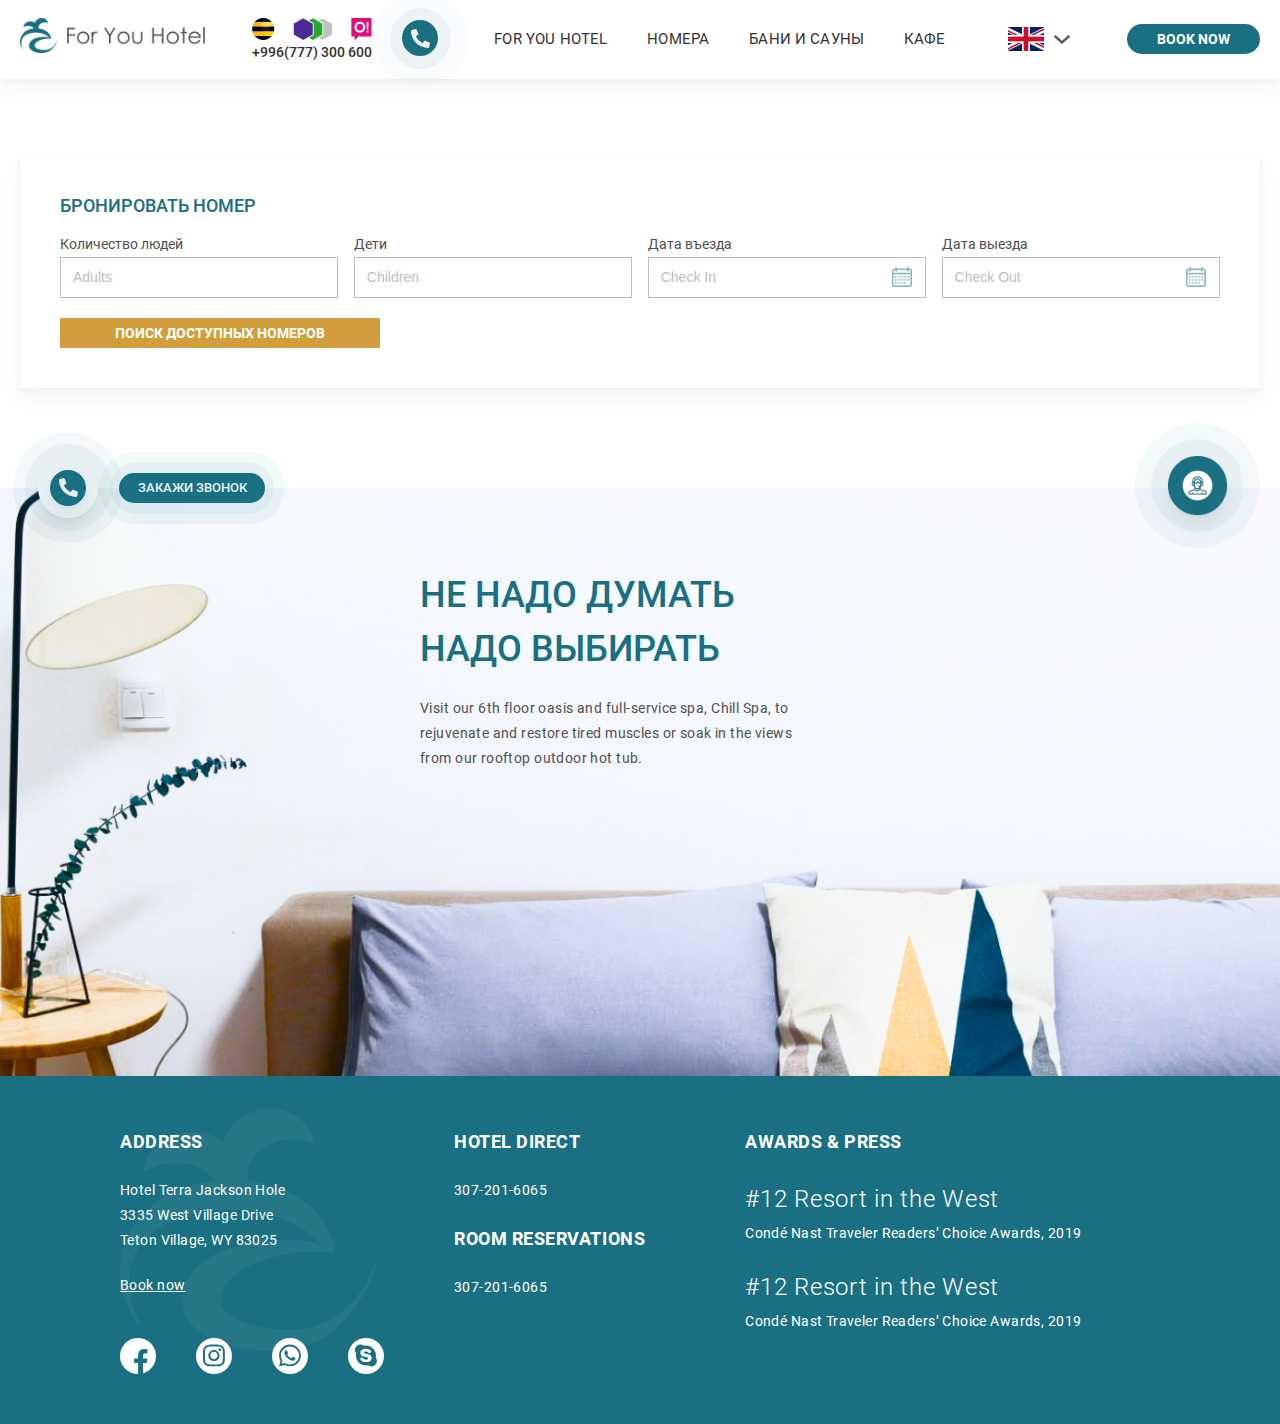
<file: Supura/ToBook/index.html>
<!doctype html>
<html lang="en">
<head>
    <meta charset="UTF-8">
    <meta name="viewport"
          content="width=device-width, user-scalable=no, initial-scale=1.0, maximum-scale=1.0, minimum-scale=1.0">
    <meta http-equiv="X-UA-Compatible" content="ie=edge">
    <title>Hotel</title>
    <link rel="stylesheet" href="../css/style.css">
    <link rel="stylesheet" href="./css/toBook.css">
    <link rel="stylesheet" href="../css/media.css">
</head>
<body>

<!--шапка сайта-->
<header class="header">
    <div class="container">
        <nav class="nav">
            <h1><a href="../index.html" class="logo"><img src="../img/header/logo.png" alt="for you hotel"></a></h1>
            <div class="contact-tabs">
                <ul class="contact-tabs__nav">
                    <li class="contact-tabs__item active"><img src="../img/header/beeline.png" alt="beeline"></li>
                    <li class="contact-tabs__item"><img src="../img/header/mega.png" alt="mega"></li>
                    <li class="contact-tabs__item"><img src="../img/header/o!.png" alt="o!"></li>
                </ul>
                <div class="tab-content active"><a href="tel:+996(777) 300 600">+996(777) 300 600</a></div>
                <div class="tab-content"><a href="tel:+996(555) 300 600">+996(555) 300 600</a></div>
                <div class="tab-content"><a href="tel:+996(777) 300 600">+996(700) 300 600</a></div>
                <div class="contact-tabs__icon"><i class="fas fa-phone-alt"></i></div>
            </div>
            <ul class="menu">
                <li class="menu__items"><a href="../../index.html">For You Hotel</a></li>
                <li class="menu__items"><a href="../Rooms/index.html">номера</a></li>
                <li class="menu__items"><a href="../Sauna/index.html">Бани и сауны</a></li>
                <li class="menu__items"><a href="../Kitchen/index.html">Кафе</a></li>
            </ul>
            <div class="lang">
                <label>
                    <select class="vodiapicker">
                        <option value="en" class="test" data-thumbnail="../img/header/lang-1.png"></option>
                        <option value="ru" class="test" data-thumbnail="../img/header/lang-2.png"></option>
                        <option value="ru" class="test" data-thumbnail="../img/header/lang-3.png"></option>
                    </select>
                </label>
                <div class="lang-select">
                    <button class="btn-select" value=""></button>
                    <div class="b">
                        <ul id="a"></ul>
                    </div>
                </div>
                <img src="../img/header/angle-down.png" alt="angle-down" class="angle-down">

            </div>
            <div class="wrapper">
                <a href="#" class="book">Book now</a>
            </div>
            <div class="burger">
                <span></span>
            </div>
        </nav>
    </div>
</header>
<!--конец шапки-->
<main class="toBook">
    <div class="container">
        <form action="" class="toBook-form" id="book-form">
            <h2 class="toBook-form__title">Бронировать номер</h2>
            <label class="quantity">
                Количество людей
                <input type="number" placeholder="Adults" id="adults">
            </label>
            <label class="quantity">
                Дети
                <input type="number" placeholder="Children" id="children">
            </label>
            <label class="date">
                Дата въезда
                <input placeholder="Check In" class="datepicker-here" type="text" data-timepicker="true" id="check_in">
                <img src="../img/main/calendar.png" alt="dateIcon" class="date__icon">
            </label>
            <label class="date">
                Дата выезда
                <input placeholder="Check Out" class="datepicker-here" type="text" data-timepicker="true" id="check_out">
                <img src="../img/main/calendar.png" alt="dateIcon" class="date__icon">
            </label>
            <a href="#" class="toBook-form__search" id="form-searh">Поиск доступных номеров</a>
        </form>
    </div>
    <div class="contactUs">
        <ul class="callback-buttons">
            <li class="callback-link"><span><i class="fas fa-phone-alt"></i></span></li>
            <li class="callback-link"><span>закажи звонок</span></li>
        </ul>
        <div class="consult">

            <ul class="social">
                <li class="social-link"><a href="https://wa.me/996777300600?text=Здравствуйте, хотели забронировать номер в вашем отеле" target="_blank"><i class="fab fa-whatsapp"></i></a></li>
                <li class="social-link"><a href="skype:+12345678?call" target="_blank"><i class="fab fa-skype"></i></a></li>
                <li class="social-link"><a href="https://www.instagram.com/?hl=ru" target="_blank"><i class="fab fa-instagram"></i></a></li>
                <li class="social-link"><a href="https://www.facebook.com/" target="_blank"><i class="fab fa-facebook-f"></i></a></li>
            </ul>
            <div class="consult-social"><img src="../img/icon-social.png" alt="consult"></div>
        </div>
    </div>
    <article class="article" >
        <div class="container">
            <div class="initial-container">
                <div class="row">
                    <div class="col-lg-6">
                        <div class="img">
                            <img src="../img/tobook/room-1.png" alt="reservation">
                        </div>
                    </div>
                    <div class="col-lg-6">
                        <div class="box">
                            <ul class="box-menu">
                                <li class="box-menu__items">
                                    <h3 class="box-menu__title">Номера эконом</h3>
                                    <ul class="info">
                                        <li class="info__items">Sleeps 2</li>
                                        <li class="info__items">1 King</li>
                                        <li class="info__items">325 to 355 ft²</li>
                                    </ul>
                                    <p class="box-menu__text">Styled like a traditional hotel room and a favorite for
                                        couples.</p>
                                    <div class="panel">
                                        <h4>some desctiption</h4>
                                        <p>Lorem ipsum dolor sit amet, consectetur adipisicing elit. Ab, aperiam
                                            consectetur, culpa dignissimos distinctio doloribus eligendi facere, harum illo
                                            magni maiores minima molestiae molestias natus nihil officiis praesentium quam
                                            ratione saepe suscipit vel veritatis vero! Debitis, eligendi ipsum libero magnam
                                            sed voluptatem. Assumenda dolorem, eos fugit minus nemo quis repudiandae.</p>
                                        <p>Lorem ipsum dolor sit amet, consectetur adipisicing elit. Ab, aperiam
                                            consectetur, culpa dignissimos distinctio doloribus eligendi facere, harum illo
                                            magni maiores minima molestiae molestias natus nihil officiis praesentium quam
                                            ratione saepe suscipit vel veritatis vero! Debitis, eligendi ipsum libero magnam
                                            sed voluptatem. Assumenda dolorem, eos fugit minus nemo quis repudiandae.</p>
                                    </div>
                                    <div class="hidden-block">
                                        <button class="accordion">Узнать больше...</button>
                                        <span class="hidden-text">Скрыть</span>
                                    </div>
                                </li>
                                <li class="box-menu__items">
                                    <ul class="box-price">
                                        <li class="box-price__items"><h3 class="box-price__title">Hotel Terra Jackson
                                            Hole </h3></li>
                                        <li class="box-price__items"><p class="box-price__desc">Lorem ipsum dolor sit amet,
                                            consectetur adipiscing elit. At viverra egestas magna viverra. </p></li>
                                        <li class="box-price__items"><p class="box-price__price">$444.87</p></li>
                                        <li class="box-price__items"><h5 class="box-price__subtitle">Lorem ipsum</h5></li>
                                        <li class="box-price__items"><p class="box-price__total">$7,117.90 Total for 16
                                            nights
                                            <br>
                                            Excluding Taxes & Fees</p></li>
                                        <li class="box-price__items">
                                            <a href="../CheckedRoom/index.html" class="box-price__check">выбрать</a>
                                        </li>
                                    </ul>
                                </li>
                                <li class="box-menu__items">
                                    <ul class="box-price">
                                        <li class="box-price__items"><h3 class="box-price__title">Hotel Terra Jackson
                                            Hole </h3></li>
                                        <li class="box-price__items"><p class="box-price__desc">Lorem ipsum dolor sit amet,
                                            consectetur adipiscing elit. At viverra egestas magna viverra. </p></li>
                                        <li class="box-price__items"><p class="box-price__price">$444.87</p></li>
                                        <li class="box-price__items"><h5 class="box-price__subtitle">Lorem ipsum</h5></li>
                                        <li class="box-price__items"><p class="box-price__total">$7,117.90 Total for 16
                                            nights
                                            <br>
                                            Excluding Taxes & Fees</p></li>
                                        <li class="box-price__items">
                                            <a href="../CheckedRoom/index.html" class="box-price__check">выбрать</a>
                                        </li>
                                    </ul>
                                </li>
                            </ul>
                        </div>
                    </div>
                </div>
                <div class="row">
                    <div class="col-lg-6">
                        <div class="img">
                            <img src="../img/tobook/room-2.png" alt="reservation">
                        </div>
                    </div>
                    <div class="col-lg-6">
                        <div class="box">
                            <ul class="box-menu">
                                <li class="box-menu__items">
                                    <h3 class="box-menu__title">Номера эконом</h3>
                                    <ul class="info">
                                        <li class="info__items">Sleeps 2</li>
                                        <li class="info__items">1 King</li>
                                        <li class="info__items">325 to 355 ft²</li>
                                    </ul>
                                    <p class="box-menu__text">Styled like a traditional hotel room and a favorite for
                                        couples.</p>
                                    <div class="panel">
                                        <h4>some desctiption</h4>
                                        <p>Lorem ipsum dolor sit amet, consectetur adipisicing elit. Ab, aperiam
                                            consectetur, culpa dignissimos distinctio doloribus eligendi facere, harum illo
                                            magni maiores minima molestiae molestias natus nihil officiis praesentium quam
                                            ratione saepe suscipit vel veritatis vero! Debitis, eligendi ipsum libero magnam
                                            sed voluptatem. Assumenda dolorem, eos fugit minus nemo quis repudiandae.</p>
                                        <p>Lorem ipsum dolor sit amet, consectetur adipisicing elit. Ab, aperiam
                                            consectetur, culpa dignissimos distinctio doloribus eligendi facere, harum illo
                                            magni maiores minima molestiae molestias natus nihil officiis praesentium quam
                                            ratione saepe suscipit vel veritatis vero! Debitis, eligendi ipsum libero magnam
                                            sed voluptatem. Assumenda dolorem, eos fugit minus nemo quis repudiandae.</p>
                                    </div>
                                    <div class="hidden-block">
                                        <button class="accordion">Узнать больше...</button>
                                        <span class="hidden-text">Скрыть</span>
                                    </div>
                                </li>
                                <li class="box-menu__items">
                                    <ul class="box-price">
                                        <li class="box-price__items"><h3 class="box-price__title">Hotel Terra Jackson
                                            Hole </h3></li>
                                        <li class="box-price__items"><p class="box-price__desc">Lorem ipsum dolor sit amet,
                                            consectetur adipiscing elit. At viverra egestas magna viverra. </p></li>
                                        <li class="box-price__items"><p class="box-price__price">$444.87</p></li>
                                        <li class="box-price__items"><h5 class="box-price__subtitle">Lorem ipsum</h5></li>
                                        <li class="box-price__items"><p class="box-price__total">$7,117.90 Total for 16
                                            nights
                                            <br>
                                            Excluding Taxes & Fees</p></li>
                                        <li class="box-price__items">
                                            <a href="../CheckedRoom/index.html" class="box-price__check">выбрать</a>
                                        </li>
                                    </ul>
                                </li>
                                <li class="box-menu__items">
                                    <ul class="box-price">
                                        <li class="box-price__items"><h3 class="box-price__title">Hotel Terra Jackson
                                            Hole </h3></li>
                                        <li class="box-price__items"><p class="box-price__desc">Lorem ipsum dolor sit amet,
                                            consectetur adipiscing elit. At viverra egestas magna viverra. </p></li>
                                        <li class="box-price__items"><p class="box-price__price">$444.87</p></li>
                                        <li class="box-price__items"><h5 class="box-price__subtitle">Lorem ipsum</h5></li>
                                        <li class="box-price__items"><p class="box-price__total">$7,117.90 Total for 16
                                            nights
                                            <br>
                                            Excluding Taxes & Fees</p></li>
                                        <li class="box-price__items">
                                            <a href="../CheckedRoom/index.html" class="box-price__check">выбрать</a>
                                        </li>
                                    </ul>
                                </li>
                            </ul>
                        </div>
                    </div>
                </div>
                <div class="row">
                    <div class="col-lg-6">
                        <div class="img">
                            <img src="../img/tobook/room-3.png" alt="reservation">
                        </div>
                    </div>
                    <div class="col-lg-6">
                        <div class="box">
                            <ul class="box-menu">
                                <li class="box-menu__items">
                                    <h3 class="box-menu__title">Номера эконом</h3>
                                    <ul class="info">
                                        <li class="info__items">Sleeps 2</li>
                                        <li class="info__items">1 King</li>
                                        <li class="info__items">325 to 355 ft²</li>
                                    </ul>
                                    <p class="box-menu__text">Styled like a traditional hotel room and a favorite for
                                        couples.</p>
                                    <div class="panel">
                                        <h4>some desctiption</h4>
                                        <p>Lorem ipsum dolor sit amet, consectetur adipisicing elit. Ab, aperiam
                                            consectetur, culpa dignissimos distinctio doloribus eligendi facere, harum illo
                                            magni maiores minima molestiae molestias natus nihil officiis praesentium quam
                                            ratione saepe suscipit vel veritatis vero! Debitis, eligendi ipsum libero magnam
                                            sed voluptatem. Assumenda dolorem, eos fugit minus nemo quis repudiandae.</p>
                                        <p>Lorem ipsum dolor sit amet, consectetur adipisicing elit. Ab, aperiam
                                            consectetur, culpa dignissimos distinctio doloribus eligendi facere, harum illo
                                            magni maiores minima molestiae molestias natus nihil officiis praesentium quam
                                            ratione saepe suscipit vel veritatis vero! Debitis, eligendi ipsum libero magnam
                                            sed voluptatem. Assumenda dolorem, eos fugit minus nemo quis repudiandae.</p>
                                    </div>
                                    <div class="hidden-block">
                                        <button class="accordion">Узнать больше...</button>
                                        <span class="hidden-text">Скрыть</span>
                                    </div>
                                </li>
                                <li class="box-menu__items">
                                    <ul class="box-price">
                                        <li class="box-price__items"><h3 class="box-price__title">Hotel Terra Jackson
                                            Hole </h3></li>
                                        <li class="box-price__items"><p class="box-price__desc">Lorem ipsum dolor sit amet,
                                            consectetur adipiscing elit. At viverra egestas magna viverra. </p></li>
                                        <li class="box-price__items"><p class="box-price__price">$444.87</p></li>
                                        <li class="box-price__items"><h5 class="box-price__subtitle">Lorem ipsum</h5></li>
                                        <li class="box-price__items"><p class="box-price__total">$7,117.90 Total for 16
                                            nights
                                            <br>
                                            Excluding Taxes & Fees</p></li>
                                        <li class="box-price__items">
                                            <a href="../CheckedRoom/index.html" class="box-price__check">выбрать</a>
                                        </li>
                                    </ul>
                                </li>
                                <li class="box-menu__items">
                                    <ul class="box-price">
                                        <li class="box-price__items"><h3 class="box-price__title">Hotel Terra Jackson
                                            Hole </h3></li>
                                        <li class="box-price__items"><p class="box-price__desc">Lorem ipsum dolor sit amet,
                                            consectetur adipiscing elit. At viverra egestas magna viverra. </p></li>
                                        <li class="box-price__items"><p class="box-price__price">$444.87</p></li>
                                        <li class="box-price__items"><h5 class="box-price__subtitle">Lorem ipsum</h5></li>
                                        <li class="box-price__items"><p class="box-price__total">$7,117.90 Total for 16
                                            nights
                                            <br>
                                            Excluding Taxes & Fees</p></li>
                                        <li class="box-price__items">
                                            <a href="../CheckedRoom/index.html" class="box-price__check">выбрать</a>
                                        </li>
                                    </ul>
                                </li>
                            </ul>
                        </div>
                    </div>
                </div>
                <div class="row">
                    <div class="col-lg-6">
                        <div class="img">
                            <img src="../img/tobook/room-4.png" alt="reservation">
                        </div>
                    </div>
                    <div class="col-lg-6">
                        <div class="box">
                            <ul class="box-menu">
                                <li class="box-menu__items">
                                    <h3 class="box-menu__title">Номера эконом</h3>
                                    <ul class="info">
                                        <li class="info__items">Sleeps 2</li>
                                        <li class="info__items">1 King</li>
                                        <li class="info__items">325 to 355 ft²</li>
                                    </ul>
                                    <p class="box-menu__text">Styled like a traditional hotel room and a favorite for
                                        couples.</p>
                                    <div class="panel">
                                        <h4>some desctiption</h4>
                                        <p>Lorem ipsum dolor sit amet, consectetur adipisicing elit. Ab, aperiam
                                            consectetur, culpa dignissimos distinctio doloribus eligendi facere, harum illo
                                            magni maiores minima molestiae molestias natus nihil officiis praesentium quam
                                            ratione saepe suscipit vel veritatis vero! Debitis, eligendi ipsum libero magnam
                                            sed voluptatem. Assumenda dolorem, eos fugit minus nemo quis repudiandae.</p>
                                        <p>Lorem ipsum dolor sit amet, consectetur adipisicing elit. Ab, aperiam
                                            consectetur, culpa dignissimos distinctio doloribus eligendi facere, harum illo
                                            magni maiores minima molestiae molestias natus nihil officiis praesentium quam
                                            ratione saepe suscipit vel veritatis vero! Debitis, eligendi ipsum libero magnam
                                            sed voluptatem. Assumenda dolorem, eos fugit minus nemo quis repudiandae.</p>
                                    </div>
                                    <div class="hidden-block">
                                        <button class="accordion">Узнать больше...</button>
                                        <span class="hidden-text">Скрыть</span>
                                    </div>
                                </li>
                                <li class="box-menu__items">
                                    <ul class="box-price">
                                        <li class="box-price__items"><h3 class="box-price__title">Hotel Terra Jackson
                                            Hole </h3></li>
                                        <li class="box-price__items"><p class="box-price__desc">Lorem ipsum dolor sit amet,
                                            consectetur adipiscing elit. At viverra egestas magna viverra. </p></li>
                                        <li class="box-price__items"><p class="box-price__price">$444.87</p></li>
                                        <li class="box-price__items"><h5 class="box-price__subtitle">Lorem ipsum</h5></li>
                                        <li class="box-price__items"><p class="box-price__total">$7,117.90 Total for 16
                                            nights
                                            <br>
                                            Excluding Taxes & Fees</p></li>
                                        <li class="box-price__items">
                                            <a href="../CheckedRoom/index.html" class="box-price__check">выбрать</a>
                                        </li>
                                    </ul>
                                </li>
                                <li class="box-menu__items">
                                    <ul class="box-price">
                                        <li class="box-price__items"><h3 class="box-price__title">Hotel Terra Jackson
                                            Hole </h3></li>
                                        <li class="box-price__items"><p class="box-price__desc">Lorem ipsum dolor sit amet,
                                            consectetur adipiscing elit. At viverra egestas magna viverra. </p></li>
                                        <li class="box-price__items"><p class="box-price__price">$444.87</p></li>
                                        <li class="box-price__items"><h5 class="box-price__subtitle">Lorem ipsum</h5></li>
                                        <li class="box-price__items"><p class="box-price__total">$7,117.90 Total for 16
                                            nights
                                            <br>
                                            Excluding Taxes & Fees</p></li>
                                        <li class="box-price__items">
                                            <a href="../CheckedRoom/index.html" class="box-price__check">выбрать</a>
                                        </li>
                                    </ul>
                                </li>
                            </ul>
                        </div>
                    </div>
                </div>
            </div>
            <div class="toBook-cart">
                <h3 class="toBook-cart__title">YOUR STAY</h3>
                <p class="toBook-cart__checkIn"><b>Check-in</b> <br>
                    After 4:00 PM</p>
                <p class="toBook-cart__checkOut"><b>Check-out</b> <br>
                    Before 12:00 PM</p>
                <div class="toBook-cart__dates">
                    <span>Tue, Jul 14, 2020</span>
                    -
                    <span>Thu, Jul 30, 2020</span>
                    <span>1 Adult</span>
                </div>
                <div class="toBook-cart__total">
                    <span>Total:</span>
                    <span>$444.87</span>
                </div>
            </div>
        </div>
    </article>
    <section class="choose">
        <div class="container">
            <div class="box">
                <h2 class="title">Не надо думать <br>
                    надо выбирать</h2>
                <p class="text">
                    Visit our 6th floor oasis and full-service spa, Chill Spa, to rejuvenate and restore tired muscles
                    or
                    soak in the views from our rooftop outdoor hot tub.

                </p>
            </div>
        </div>
    </section>
</main>
<!--Футер-->
<footer class="footer">
    <div class="container">
        <nav class="footer-menu">
            <ul class="column">
                <li class="column__title">ADDRESS
                </li>
                <li class="column__text">
                    Hotel Terra Jackson Hole <br>
                    3335 West Village Drive <br>
                    Teton Village, WY 83025
                </li>
                <li class="column__link"><a href="../ToBook/index.html">Book now</a></li>
                <li class="column-social">
                    <ul class="column-social__links">
                        <li class="column-social__link"><a href="https://www.facebook.com/" target="_blank"><i class="fab fa-facebook-f"></i></a></li>
                        <li class="column-social__link"><a href="https://www.instagram.com/?hl=ru" target="_blank"><i class="fab fa-instagram"></i></a></li>
                        <li class="column-social__link"><a href="https://wa.me/996777300600?text=Здравствуйте, хотели забронировать номер в вашем отеле" target="_blank"><i class="fab fa-whatsapp"></i></a></li>
                        <li class="column-social__link"><a href="skype:+12345678?call" target="_blank"><i class="fab fa-skype"></i></a></li>
                    </ul>
                </li>
            </ul>
            <ul class="column">
                <li class="column__title">HOTEL DIRECT</li>
                <li class="column__text"><a href="tel:307-201-6065">307-201-6065</a></li>
                <li class="column__title">ROOM RESERVATIONS
                </li>
                <li class="column__text"><a href="tel:307-201-6065">307-201-6065</a></li>
            </ul>
            <ul class="column">
                <li class="column__title">AWARDS & PRESS</li>
                <li class="column__award">#12 Resort in the West</li>
                <li class="column__text">Condé Nast Traveler Readers’ Choice Awards, 2019
                </li>
                <li class="column__award">#12 Resort in the West</li>
                <li class="column__text">Condé Nast Traveler Readers’ Choice Awards, 2019
                </li>
            </ul>
            <div class="footer-menu__logo"></div>
        </nav>
    </div>
</footer>
<div class="callback-overlay">
    <div class="callback-popup">
        <form action="" class="form">
            <h3 class="form__title">Обратный звонок консультанта</h3>
            <label>
                Имя
                <input type="text" placeholder="Введите имя" required>
            </label>
            <label>
                Номер телефона
                <input type="tel" placeholder="Введите номер" required>
            </label>
            <button>Заказать звонок</button>

        </form>
        <span class="close-callback-overlay"></span>
    </div>
</div>
<div class="callback-overlay-2">
    <div class="callback-popup">
        <form action="" class="form">
            <h3 class="form__title">Обратный звонок консультанта</h3>
            <label>
                Имя
                <input type="text" placeholder="Введите имя" required>
            </label>
            <label>
                Номер телефона
                <input type="tel" placeholder="Введите номер" required>
            </label>
            <button>Заказать звонок</button>

        </form>
        <span class="close-callback-overlay-header"></span>
    </div>
</div>
<script src="../js/jquery.js"></script>
<script src="../js/jquery.maskedinput.js"></script>
<script src="../fonts/fontawesome/all.min.js"></script>
<script src="../js/lang.js"></script>
<script src="../js/accordion.js"></script>
<script src="../js/datepicker.min.js"></script>
<script src="./js/main.js"></script>
<script src="../../js/datebook.js"></script>
</body>
</html>
</file>
<file: css/media.css>
@media (min-width: 1200px) {
    .container {
        max-width: 1670px;
        padding-right: 20px;
        padding-left: 20px;
        margin-right: auto;
        margin-left: auto;
    }
}
@media (min-width: 992px) {
    main.disabled {
        filter: blur(3px);
    }
    main.disabled:before {
        position: absolute;
        content: '';
        background: #000000;
        opacity: 0.7;
        top: 0;
        left: 0;
        width: 100%;
        height: 100%;
        z-index: 9;
    }
}

@media (max-width: 1800px) {
    .main-form {
        margin: 120px 0 0 350px;
    }

    .about-slider .container {
        max-width: 1620px;
    }

    .rooms-main {
        padding: 240px 0;
    }
}

@media (max-width: 1700px) {
    .main-form {
        margin: 120px 0 0 305px;
    }

    .main-text {
        padding: 40px 180px 40px 40px;
    }

    .main-form {
        margin: 120px 0 0 299px;
    }

    .header .container .nav .logo {
        margin-right: 25px;
    }

    .about-slider .container {
        max-width: 1420px;
    }

    .rooms-main {
        padding: 220px 0;
    }
}

@media (max-width: 1600px) {
    .header .container .nav .menu{
        margin-right: 140px;
    }
    .header .container .nav .contact-tabs{
        margin-right: 180px;
    }
    .main-text__title {
        font-size: 60px;
        line-height: 87px;
    }

    .footer-menu .column:first-child {
        margin-right: 210px;
        margin-left: 240px;
    }

    .footer-menu__logo {
        left: 100px;
    }

    .about-slider .container {
        max-width: 1310px;
    }
    .toBook-cart{
        width: 428px;
        padding: 20px;
    }
    .toBook .container .initial-container {
        max-width: 1025px;
    }
}

@media (max-width: 1500px) {
    .header .container .nav .contact-tabs {
        margin-right: 150px;
    }

    .header .container .nav .menu {
        margin-right: 115px;
    }

    .main-form {
        margin: 85px 0 0 200px;
    }

    .main-text {
        padding: 40px 180px 40px 40px;
        margin-top: 90px;
    }

    .main-text__title {
        font-size: 58px;
        line-height: 82px;
        margin-bottom: 30px;
    }

    .all-content .initial-container .title {
        font-size: 32px;
    }

    .main-slider {
        height: 550px;
    }

    .all-content .initial-container .contacts {
        margin-top: 80px;
        margin-bottom: 80px;
    }

    .all-content .initial-container .hotels {
        margin-bottom: 80px;
    }

    .all-content .initial-container .kitchen {
        margin-bottom: 95px;
    }

    .all-content .rooms {
        margin-bottom: 80px;
    }

    .all-content .initial-container .conference {
        margin-bottom: 100px;
    }

    .choose {
        padding: 80px 0 305px;
    }

    .footer-menu .column:nth-child(1) {
        margin-right: 180px;
    }

    .footer-menu .column:nth-child(2) {
        margin-right: 180px;
    }

    .about-slider .container {
        max-width: 1210px;
    }
    .rooms-description .block{
        width: 65%;
    }
    .toBook .container .initial-container {
        max-width: 875px;
    }
}

@media (max-width: 1400px) {
    .header .container .nav .logo img {
        max-width: 185px;
    }

    .header .container .nav .menu__items {
        margin-right: 40px;
    }

    .main-form {
        margin: 85px 0 0 150px;
    }

    .main-text {
        padding: 40px 165px 40px 40px;
    }

    .footer-menu .column:first-child {
        margin-left: 180px;
    }

    .contactUs {
        top: 250px;
    }

    .contactUs .consult-social img {
        max-width: 125px;
        max-height: 125px;
    }

    .contactUs .callback-link:first-child:before {
        width: 60px;
        height: 60px;
        top: -12px;
        left: -12px;
    }

    .contactUs .callback-link:first-child span:after {
        width: 87px;
        height: 87px;
    }

    .contactUs .callback-link:first-child span:before {
        width: 110px;
        height: 110px;
    }

    .contactUs .callback-link {
        font-size: 13px;
        font-weight: 500;
    }

    .contactUs .callback-link:last-child span:before {
        width: 164px;
        height: 52px;
    }

    .contactUs .callback-link:last-child span:after {
        width: 186px;
        height: 72px;
    }

    .contactUs .callback-link:first-child {
        margin: 0 35px 0 68px;
    }

    .contactUs .consult {
        margin-right: 20px;
    }

    .contactUs .consult .social-link.active {
        margin-bottom: 55px;
    }

    .contactUs .consult .social-link.active:after {
        width: 62px;
        height: 62px;
    }

    .about-slider .container {
        max-width: 1100px;
    }
    .rooms-description .block {
        width: 70%;
    }
}

@media (max-width: 1366px) {
    .header .container .nav .contact-tabs {
        margin-right: 100px;
    }

    .header .container .nav .contact-tabs .tab-content.active {
        font-size: 14px;
    }

    .header .container .nav .contact-tabs__item {
        margin-right: 18px;
    }

    .header .container .nav .menu__items {
        margin-right: 40px;
        font-size: 15px;
    }

    .header .container .nav .menu {
        margin-right: 40px;
    }

    .main-form {
        margin: 85px 0 0 77px;
    }

    .main-text {
        padding: 30px 85px 30px 30px;
    }

    .all-content .initial-container .contacts {
        margin-top: 65px;
        margin-bottom: 65px;
    }

    .all-content .initial-container .hotels {
        margin-bottom: 65px;
    }

    .all-content .initial-container .kitchen {
        margin-bottom: 75px;
    }

    .all-content .rooms .row .padding-helper {
        padding-left: 15px;
        padding-right: 15px;
    }

    .all-content .rooms .row .box img {
        margin-bottom: 15px;
    }

    .all-content .rooms .row .box .title {
        font-size: 22px;
        margin-bottom: 15px;
    }

    .all-content .rooms .row .box .text {
        font-size: 13px;
        line-height: 22px;
    }

    .all-content .rooms .row .box .more {
        margin-top: 15px;
    }

    .choose .box {
        margin-left: 400px;
    }

    .footer-menu .column:first-child {
        margin-left: 100px;
        margin-right: 70px;
    }

    .footer-menu .column:nth-child(2) {
        margin-right: 100px;
    }

    .contactUs .callback-link:first-child {
        margin: 0 33px 0 50px;
    }

    .about-slider .container {
        max-width: 1035px;
    }


}

@media (max-width: 1365px) {
    .toBook-cart{
        display: none;
    }
    .toBook .container .initial-container {
        max-width: 100%;
    }
    .toBook-form{
        width: 100%;
        justify-content: space-between;
    }
    .toBook-form .quantity {
        width: 24%;
        margin-right: 0;
    }
    .toBook-form .date {
        width: 24%;
        margin-right: 0;
    }
    .toBook .container .initial-container .img img{
        max-height: 560px;
    }
}

@media (max-width: 1200px) {
    .header .container .nav {
        flex-wrap: wrap;
    }

    .header .container .nav h1 {
        order: 1;
    }

    .header .container .nav .menu {
        order: 2;
        margin-right: 55px;
    }

    .header .container .nav .lang {
        order: 3;
        margin-right: 0;
    }

    .header .container .nav .contact-tabs {
        order: 4;
    }

    .header .container .nav .wrapper {
        order: 5;
    }

    .main-form {
        margin: 60px 0 0 120px;
        width: 340px;
        padding: 30px;
    }

    .main-form .quantity {
        width: 130px;
    }

    .main-text {
        padding: 20px 110px 20px 20px;
    }

    .main-text__title {
        font-size: 46px;
        line-height: 75px;
        margin-bottom: 25px;
        width: 475px;
    }

    .main-text p {
        width: 500px;
    }

    .main-slider {
        height: 510px;
    }

    .choose {
        padding: 50px 0 160px;
    }

    .choose .box {
        margin-left: 230px;
    }

    .choose .box .title {
        font-size: 30px;
        margin-bottom: 15px;
    }

    .header .container .nav .contact-tabs {
        margin-top: 10px;
    }

    .header .container .nav .wrapper .book {
        margin-top: 10px;
    }

    .footer-menu .column:first-child {
        margin-left: 0;
        margin-right: 70px;
    }

    .footer-menu .column:nth-child(2) {
        margin-right: 70px;
    }

    .footer-menu .column-social__link {
        margin-right: 30px;
    }

    .all-content .rooms .row .box img {
        width: 455px;
    }

    .all-content .rooms .row .box {
        margin-bottom: 25px;
    }

    .all-content .rooms {
        margin-bottom: 25px;
    }

    .about-slider .container {
        max-width: 875px;
    }

    .rooms-main {
        padding: 180px 0;
    }

    .rooms-content .initial-container .box {
        margin-top: 80px;
        margin-bottom: 80px;
    }

    .rooms-content .description-container .row {
        flex-wrap: wrap-reverse;
    }

    .rooms-content .description-container .margin-helper {
        margin-bottom: 50px;
    }

    .rooms-main-block__title {
        font-size: 55px;
        line-height: 90px;
        margin-bottom: 35px;
    }
    .rooms-description .block {
        width: 80%;
    }
    .reserve-popup{
        width: 100%;
    }
    .reserve-popup-bottom-form label{
        width: 360px;
    }
}

@media (max-width: 1100px) {
    .main-text {
        padding: 20px 80px 20px 20px;
    }

    .main-text__title {
        font-size: 42px;
        line-height: 60px;
        width: 400px;
    }

    .main-text p {
        width: 400px;
    }

    .all-content {
        overflow: hidden;
    }

    .about-slider .container {
        max-width: 825px;
    }

    .about-slider .owl-theme .owl-nav {
        margin-top: 0;
        display: none;
    }

    .rooms-main {
        padding: 150px 0;
    }

    .rooms-description {
        position: relative;
        height: 852px;
    }
    .rooms-description .block {
        width: 95%;
    }
    .rooms-main-block__title {
        font-size: 50px;
        line-height: 80px;
    }
    .reserve-popup-bottom-form label {
        width: 320px;
    }
    .toBook .container .initial-container .img img{
        max-height: 454px;
    }

}

@media (max-width: 992px) {
    .header.active {
        position: absolute;
        width: 100%;
        top: 0;
    }

    .header .container .nav .contact-tabs {
        display: none;
        visibility: hidden;
        width: 0;
        margin: 0;
        height: 0;
    }

    .header .container .nav .wrapper {
        display: none;
        visibility: hidden;
        width: 0;
        margin: 0;
        height: 0;
        padding: 0;
    }

    .header .container .nav .menu {
        display: none;
        visibility: hidden;
        width: 0;
        margin: 0;
        height: 0;
    }

    .header .container .nav .lang {
        order: 1;
    }

    .header .container .nav h1 {
        order: 2;
    }

    .header .container .nav .burger {
        display: flex;
        order: 3;
    }

    .header .container .nav .contact-tabs.active {
        display: flex;
        flex-flow: column wrap;
        visibility: visible;
        width: 245px;
        height: 100%;
        margin: 0 auto;
        order: 6;
        max-height: 170px;
    }

    .header .container .nav .contact-tabs__nav {
        flex-direction: column;
    }

    .header .container .nav .contact-tabs .tab-content {
        display: block;
        position: relative;
        font-style: normal;
        font-weight: 500;
        font-size: 14px;
        line-height: 16px;
        text-transform: uppercase;
        color: #333333;
        margin-bottom: 39px;
        margin-right: 40px;
    }

    .header .container .nav .contact-tabs__icon {
        right: -28px;
        top: 45px;
    }

    .header .container .nav .contact-tabs__item {
        margin-right: 0;
        margin-bottom: 25px;
    }

    .header .container .nav .menu.active {
        display: flex;
        flex-direction: column;
        visibility: visible;
        align-items: center;
        width: 100%;
        height: 100%;
        order: 5;
    }

    .header .container .nav .menu__items {
        margin: 0 0 41px;
        font-size: 16px;
        width: 100%;
        text-align: center;
        position: relative;
    }

    .header .container .nav .menu__items:before {
        content: '';
        position: absolute;
        width: 100%;
        height: 1px;
        background: #1A7082;
        opacity: 0.5;
        left: 0;
        bottom: -20px;
    }


    .header .container .nav .wrapper.active {
        visibility: visible;
        width: 100%;
        height: 100%;
        display: block;
        text-align: center;
        order: 4;
        margin: 50px 0 41px;
        position: relative;
    }

    .header .container .nav .wrapper.active:before {
        content: '';
        position: absolute;
        width: 100%;
        height: 1px;
        background: #1A7082;
        opacity: 0.5;
        left: 0;
        bottom: -20px;
    }

    .all-content .initial-container .hotels .img {
        overflow: visible;
        position: relative;
    }

    .all-content .initial-container .kitchen .img {
        overflow: visible;
        position: relative;
    }

    .all-content .initial-container .conference .img {
        overflow: visible;
        position: relative;
    }

    .all-content .initial-container .text {
        width: 100%;
    }

    .all-content .initial-container .title {
        font-size: 26px;
    }

    .all-content .initial-container .text, .all-content .initial-container .more {
        font-size: 13px;
        line-height: 19px;
        margin-top: 15px;
    }

    .main-text {
        display: none;
    }

    .main-form {
        left: 0;
        right: 0;
        margin: 60px auto;
        width: 420px;
        padding: 30px;
    }

    .main-form .quantity {
        width: 150px;
    }

    .all-content .rooms .row .box img {
        width: 100%;
    }

    .footer-menu {
        justify-content: center;
        flex-wrap: wrap-reverse;
        text-align: center;
    }

    .all-content .initial-container .contacts .title {
        margin-top: 25px;
    }

    .all-content .initial-container .contacts #map {
        height: 212px !important;
    }

    .footer-menu .column:nth-child(2) {
        margin-right: 0;
        margin-left: 70px;
    }

    .footer-menu .column-social {
        position: absolute;
        display: flex;
        justify-content: center;
        left: 0;
        right: 0;
    }

    .about {
        padding: 80px 0;
    }

    .about-block__title {
        font-size: 56px;
        line-height: 70px;
    }

    .about-block {
        width: 740px;
    }

    .about-description .initial-container .box h3 {
        font-size: 34px;
        line-height: 50px;
    }

    .about-slider {
        margin-top: 80px;
        margin-bottom: 80px;
    }
    .rooms-main-block {
        padding: 35px;
        width: 710px;
    }
    .rooms-description .block {
        padding: 80px 80px 80px 100px;
    }
    .reserve-popup-top .close-reserve-overlay{
        top: 15px;
        right: 15px;
    }
    .reserve-popup-top .box {
        padding-left: 0;
        margin-top: 20px;}
    .reserve-popup-bottom-form label {
        width: 227px;
    }
    .reserve-popup-bottom-form .toBook-room{
        width: 205px;
    }
    .toBook .container .initial-container .img{
        margin-bottom: 30px;
    }
}

@media (max-width: 767px) {
    .all-content .rooms .row {
        flex-wrap: nowrap;
        overflow: auto;
        margin-right: -8px;
        margin-left: -8px;
    }

    .all-content .rooms .row .padding-helper {
        min-width: 164px;
        padding-right: 8px;
        padding-left: 8px;
    }

    .all-content .rooms .row .box .text {
        font-size: 14px;
        line-height: 25px;
        max-height: 100px;
        overflow-y: auto;
    }

    .all-content .rooms .row .box .title {
        font-size: 18px;
        margin-bottom: 10px;
        text-align: center;
    }

    .all-content .initial-container .row {
        flex-wrap: wrap-reverse;
    }

    .all-content .initial-container .hotels .row {
        flex-wrap: wrap;
    }

    .all-content .initial-container .contacts {
        margin-top: 142px;
        margin-bottom: 0;
    }

    .all-content .initial-container .hotels {
        margin-top: 142px;
        margin-bottom: 0;
    }

    .all-content .initial-container .kitchen {
        margin-bottom: 50px;
        margin-top: 142px;
    }

    .all-content .initial-container .conference {
        margin-bottom: 50px;
        margin-top: 132px;
    }

    .all-content .rooms {
        margin-bottom: 0;
    }

    .all-content .rooms .row .box {
        margin-bottom: 0;
    }

    .all-content .rooms .row .box .more {
        margin-top: 0;
    }

    .all-content .initial-container .row .col-md-5 {
        position: static;
    }

    .all-content .initial-container .contacts {
        position: relative;
    }

    .all-content .initial-container .hotels {
        position: relative;
    }

    .all-content .initial-container .kitchen {
        position: relative;
    }

    .all-content .initial-container .conference {
        position: relative;
    }

    .all-content .initial-container .row .title {
        position: absolute;
        top: -84px;
        left: 0;
        right: 0;
        text-align: center;
        z-index: 3;
    }

    .all-content .initial-container .contacts .row .title {
        top: -125px;
    }

    .all-content .initial-container .contacts .text {
        text-align: center;
    }

    .all-content .initial-container .contacts .map:before {
        display: none;
    }

    .all-content .initial-container .text, .all-content .initial-container .more {
        font-size: 14px;
        line-height: 25px;
        margin-top: 20px;
    }

    .all-content .initial-container .img:before {
        display: none;
    }

    .all-content .initial-container .hotels .box {
        padding-left: 0;
        padding-top: 0;
    }

    .all-content .initial-container .row .col-md-5 {
        padding: 0;
    }

    .all-content .initial-container .kitchen .box {
        padding: 0;
    }

    .all-content .initial-container .row .col-md-7 {
        padding: 0;
    }

    .all-content .initial-container .conference .box {
        padding: 0;
    }

    .choose .box {
        margin-left: 125px;
    }

    .contactUs .callback-buttons {
        display: none;
    }

    .contactUs {
        justify-content: flex-end;
    }

    .contactUs .consult {
        margin-right: 0;
    }

    .contactUs .consult-social img {
        max-width: 96px;
        max-height: 96px;
    }

    .contactUs .consult .social-link.active {
        margin-bottom: 30px;
        width: 30px;
        height: 30px;
    }

    .contactUs .consult .social {
        font-size: 20px;
    }

    .contactUs .consult .social-link.active:after {
        width: 50px;
        height: 50px;
    }

    .about-block {
        width: 570px;
    }

    .about-block__text {
        width: 500px;
    }

    .about-description .initial-container .box h3 {
        font-size: 30px;
        line-height: 43px;
    }

    .about-description .initial-container .box p {
        margin-bottom: 30px;
    }

    .about {
        padding: 60px 0;
    }
    .rooms-main {
        padding: 100px 0;
    }
    .rooms-main-block {
        width: 95%;
    }
    .rooms-main-block__text{
        width: 100%;
    }
    .rooms-description{
        height: 100%;
    }
    .rooms-description .bg-img{
        height: 400px;
    }
    .rooms-description .block {
        position: relative;
        width: 100%;
        height: 100%;
        margin: 0;
        padding: 80px;
    }
    .rooms-main-block__title {
        font-size: 45px;
        line-height: 74px;
    }
    .rooms-content .description-container .title{
        font-size: 30px;
        line-height: 42px;
    }
    .reserve-popup-top .cart__checkIn{
        font-size: 14px;
        width: 50%;
        margin-bottom: 15px;
    }
    .reserve-popup-top .cart__checkOut{
        font-size: 14px;
        width: 50%;
        margin-bottom: 15px;
        text-align: right;
    }
    .reserve-popup-top .cart__dates{
        font-size: 14px;
        width: 100%;
        margin-bottom: 31px;
    }
    .reserve-popup-top .cart__total{
        font-size: 14px;
        width: 100%;
        flex-direction: row;
        justify-content: space-between;
        position: relative;
    }
    .reserve-popup-top .cart__total:before{
        content: '';
        position: absolute;
        width: 100%;
        height: 1px;
        top: -10px;
        background: #1A7082;
        opacity: 0.5;
    }

    .reserve-popup-bottom{
        max-height: 500px;
    }
    .reserve-popup-bottom-form{
        position: relative;
        max-height: 500px;
    }
    .reserve-popup-bottom-form label {
        width: 100%;
        position: relative;
        z-index: 2;
    }
    .reserve-popup-bottom-form .toBook-room {
        width: 100%;
        position: relative;
        z-index: 2;
    }

    .reserve-popup-bottom-form .img {
        position: absolute;
        top: 40%;
        left: 0;
        right: 0;
    }
    .toBook-form .quantity{
        width: 100%;
    }
    .toBook-form .date{
        width: 100%;
    }
    .toBook-form{
        margin: 60px 0 100px;
        padding: 20px 25px;
    }
    .toBook-form__search{
        width: 100%;
    }
    .toBook .container .initial-container .img:before{
        bottom: -10px;
        right: -15px;
    }




}

@media (max-width: 576px) {
    .all-content .initial-container .row .col-md-5 {
        padding: 0 17px !important;
    }

    .footer-menu .column:first-child {
        margin-right: 35px;
    }

    .footer-menu .column:nth-child(2) {
        margin-left: 35px;
    }

    .choose .box {
        margin-left: 30px;
    }

    .choose .box .text {
        width: 100%;
    }

    .footer-menu {
        flex-wrap: wrap;
    }

    .footer-menu .column-social {
        position: relative;
    }

    .footer-menu .column:first-child {
        margin: 0 auto 50px;
    }

    .footer-menu .column:nth-child(2) {
        margin: 0 auto 50px;
    }

    .about {
        display: flex;
        justify-content: flex-end;
    }

    .about-block__title {
        font-size: 47px;
        line-height: 65px;
        text-align: left;
    }

    .about-block {
        width: 90%;
        align-items: flex-start;
    }

    .about-block__text {
        width: 100%;
        text-align: left;
    }
    .rooms-main-block__title {
        font-size: 40px;
        line-height: 62px;
        margin-bottom: 25px;
        text-align: left;
        width: 100%;
    }
    .rooms-main-block__text {
        text-align: left;
    }
    .rooms-content .description-container .margin-helper {
        margin-bottom: 35px;
    }
    .rooms-content .initial-container .box {
        margin-top: 40px;
    }
    .rooms-content .description-container .box-list__items .hidden-block{
        margin-bottom: 80px;
    }
    .rooms-description .block .box h3{
        font-size: 28px;
        line-height: 43px;
    }
    .rooms-description .block{
        padding: 50px;
    }
    .rooms-main {
        display: flex;
        justify-content: flex-end;
        padding: 70px 0;
    }
    .rooms-main-block{
        justify-content: flex-start;
        padding: 40px 16px 40px 60px;
    }
    .rooms-description .bg-img {
        height: 360px;
    }
    .rooms-content .initial-container .box h3{
        font-size: 30px;
        line-height: 43px;
        margin-bottom: 18px;
    }
    .rooms-content .initial-container .box p{
        margin-bottom: 30px;
        line-height: 21px;
    }
    .reserve-popup-top .box-menu__items .box-price{
        max-height: 310px;
    }
    .reserve-popup-top .box-menu__items .box-price__desc{
        display: none;
    }
    .reserve-popup-top .box-menu__items .box-price__price{
        display: none;
    }
    .reserve-popup-top .box-menu__items .box-price__subtitle{
        display: none;
    }
    .reserve-popup-top .box-menu__items .box-price__total{
        display: none;
    }
    .reserve-popup-top .box-menu__items .box-price__items:last-child {
        justify-content: flex-start;
    }
    .reserve-popup-top .box-menu__title{
        font-size: 24px;
        margin-bottom: 10px;
    }
    .toBook .container .initial-container .box-menu__items:nth-child(3){
        display: none;
    }
    .toBook .container .initial-container .img {
        margin-bottom: 20px;
    }
    .toBook .container .initial-container .box-menu__title{
        font-size: 30px;
        line-height: 33px;
        margin-bottom: 10px;
    }
    .toBook .container .initial-container .box-menu__text{
        line-height: 21px;
    }
    .toBook .container .initial-container .box-menu__items .box-price{
        max-height: 310px;
    }
    .toBook .container .initial-container .box-menu__items .box-price__desc{
        margin-bottom: 20px;
    }
    .toBook .container .initial-container .box-menu__items .box-price__price{
        text-align: left;
    }
    .toBook .container .initial-container .box-menu__items .box-price__subtitle{
        text-align: left;
    }
    .toBook .container .initial-container .box-menu__items .box-price__total{
        text-align: left;
    }
    .toBook .container .initial-container .box-menu__items .box-price{
        align-items: flex-start;
    }
    .reserve-popup-bottom-text{
        font-size: 33px;
    }
    .rooms-content .description-container .box-list__items .panel.active{
        max-height: 460px;
    }
}


@media (max-width: 420px) {
    .main-form .date {
        display: none;
    }

    .main-form .quantity {
        display: none;
    }

    .main-form {
        width: 255px;
        padding: 16px;
    }

    .main__img {
        display: block;
    }

    .about-block__title {
        font-size: 36px;
        line-height: 54px;
        margin-bottom: 16px;
    }

    .about-block {
        padding: 40px 60px;
    }

    .about-block__text {
        line-height: 21px;
    }

    .about {
        padding: 40px 0;
    }

    .about-description .initial-container .box h3 {
        font-size: 24px;
        line-height: 36px;
        margin-bottom: 18px;
    }

    .about-description .initial-container .box p {
        line-height: 21px;
    }

    .about-description .initial-container .box p {
        margin-bottom: 22px;
    }

    .about-slider {
        margin-top: 40px;
        margin-bottom: 40px;
    }

    .about-description:last-child .initial-container .box {
        margin-bottom: 50px;
    }
    .rooms-description .bg-img {
        height: 324px;
    }
    .rooms-main-block__title {
        font-size: 36px;
        line-height: 54px;
        margin-bottom: 16px;
    }
    .rooms-main-block__text{
        line-height: 21px;
    }
    .rooms-content .description-container .margin-helper {
        margin-bottom: 20px;
    }
    .rooms-content .description-container .title {
        font-size: 24px;
        line-height: 36px;
    }
    .rooms-content .description-container .text{
        line-height: 21px;
        margin-bottom: 45px;
    }
    .rooms-description .block {
        padding: 40px 16px;
    }
    .rooms-description .block .box h3 {
        font-size: 24px;
        line-height: 36px;
        margin-bottom: 18px;
    }
    .rooms-description .block .box p{
        line-height: 21px;
        margin-bottom: 30px;
    }
    .reserve-popup-top .box-menu__items .info__items{
        margin-right: 31px;
    }
    .reserve-popup-top .box-menu__items .info__items:before{
        right: -16px;
    }
    .toBook-form{
       margin: 20px 0 80px;
    }
    .toBook .container .initial-container .box-menu__title {
        font-size: 24px;
        line-height: 28px;
    }
    .toBook .container .initial-container .box-menu__items .info__items{
        margin-right: 31px;
    }
    .toBook .container .initial-container .box-menu__items .info__items:before{
        right: -16px;
    }
    .choose .box .title {
        font-size: 24px;
        margin-bottom: 20px;
        line-height: 36px;
    }
    .footer-menu__logo {
        left: 0;
        right: 0;
        margin: 0 auto;
    }
    .reserve-popup-bottom-text{
        font-size: 26px;
        line-height: 45px;
    }
    .callback-popup{
        width: 315px;
        height: 315px;
    }
    .rooms-content .description-container .box-list__items .panel.active {
        max-height: 600px;
    }
}
</file>
<file: CheckedRoom/css/check.css>
.reserve-popup {
  position: relative;
  background: #ffffff;
  width: 1160px;
  box-shadow: 0 0 1px rgba(0, 0, 0, 0.04), 0 2px 6px rgba(0, 0, 0, 0.04), 0 10px 20px rgba(0, 0, 0, 0.04);
  margin: 0 auto; }
  .reserve-popup-top {
    padding: 40px 40px 20px; }
    .reserve-popup-top .img {
      position: relative; }
      .reserve-popup-top .img img {
        transition: 0.9s all;
        width: 100%; }
        .reserve-popup-top .img img:hover {
          transform: scale(1.1, 1.1); }
      .reserve-popup-top .img:before {
        content: '';
        position: absolute;
        background: #1A7082;
        opacity: 0.05;
        width: 100%;
        height: 100%;
        bottom: -20px;
        z-index: -1;
        right: -20px; }
    .reserve-popup-top .box {
      padding-left: 10px;
      margin-bottom: 63px; }
      .reserve-popup-top .box-menu__items {
        position: relative;
        margin-bottom: 33px; }
        .reserve-popup-top .box-menu__items:before {
          content: '';
          position: absolute;
          bottom: -22px;
          width: 100%;
          height: 1px;
          background: #1A7082;
          opacity: 0.5; }
        .reserve-popup-top .box-menu__items .info {
          font-style: normal;
          font-weight: normal;
          font-size: 14px;
          line-height: 25px;
          letter-spacing: 0.03em;
          color: #D29D3B;
          display: flex;
          margin-bottom: 10px; }
          .reserve-popup-top .box-menu__items .info__items {
            position: relative;
            margin-right: 47px; }
            .reserve-popup-top .box-menu__items .info__items:last-child {
              margin-right: 0; }
            .reserve-popup-top .box-menu__items .info__items:before {
              content: '';
              position: absolute;
              right: -23px;
              top: 5px;
              height: 14px;
              width: 1px;
              background: #333333; }
        .reserve-popup-top .box-menu__items .box-price {
          display: flex;
          flex-direction: column;
          flex-wrap: wrap;
          max-height: 170px; }
          .reserve-popup-top .box-menu__items .box-price__items:last-child {
            display: flex;
            justify-content: flex-end; }
          .reserve-popup-top .box-menu__items .box-price__title {
            font-style: normal;
            font-size: 18px;
            line-height: 32px;
            letter-spacing: 0.03em;
            font-weight: 500;
            color: #4F4F4F;
            margin-bottom: 10px; }
          .reserve-popup-top .box-menu__items .box-price__desc {
            font-style: normal;
            font-weight: normal;
            font-size: 14px;
            line-height: 25px;
            letter-spacing: 0.03em;
            color: #4F4F4F;
            max-width: 240px;
            margin-bottom: 25px; }
          .reserve-popup-top .box-menu__items .box-price__price {
            font-style: normal;
            font-size: 18px;
            line-height: 32px;
            letter-spacing: 0.03em;
            font-weight: 900;
            color: #4F4F4F;
            margin-bottom: 10px;
            text-align: right; }
          .reserve-popup-top .box-menu__items .box-price__subtitle {
            font-style: normal;
            font-weight: normal;
            font-size: 14px;
            line-height: 25px;
            letter-spacing: 0.03em;
            color: #4F4F4F;
            text-align: right; }
          .reserve-popup-top .box-menu__items .box-price__total {
            font-style: normal;
            font-weight: normal;
            font-size: 14px;
            line-height: 25px;
            letter-spacing: 0.03em;
            text-align: right;
            color: #828282;
            margin-bottom: 20px; }
          .reserve-popup-top .box-menu__items .box-price__check {
            text-align: right;
            font-style: normal;
            font-weight: bold;
            font-size: 14px;
            line-height: 16px;
            text-transform: uppercase;
            color: #FFFFFF;
            background: #1A7082;
            padding: 7px 35px;
            border: none;
            outline: none;
            cursor: pointer; }
      .reserve-popup-top .box-menu__title {
        font-style: normal;
        font-weight: 500;
        font-size: 36px;
        line-height: 42px;
        text-transform: uppercase;
        color: #1A7082;
        margin-bottom: 20px; }
      .reserve-popup-top .box-menu__text {
        font-style: normal;
        font-weight: normal;
        font-size: 14px;
        line-height: 25px;
        letter-spacing: 0.03em;
        color: #4F4F4F;
        margin-bottom: 10px; }
      .reserve-popup-top .box-menu .hidden-block {
        position: relative; }
        .reserve-popup-top .box-menu .hidden-block .accordion {
          font-style: normal;
          font-weight: normal;
          font-size: 14px;
          line-height: 25px;
          letter-spacing: 0.03em;
          text-decoration-line: underline;
          color: #1A7082;
          background: none;
          cursor: pointer;
          width: 100%;
          border: none;
          text-align: left;
          outline: none;
          position: relative;
          z-index: 1; }
          .reserve-popup-top .box-menu .hidden-block .accordion.active {
            visibility: hidden; }
      .reserve-popup-top .box-menu .hidden-text {
        font-style: normal;
        font-weight: normal;
        font-size: 14px;
        line-height: 25px;
        letter-spacing: 0.03em;
        text-decoration-line: underline;
        color: #1A7082;
        background: none;
        cursor: pointer;
        width: 100%;
        border: none;
        text-align: left;
        outline: none;
        position: absolute;
        z-index: 0;
        left: 0;
        visibility: hidden; }
        .reserve-popup-top .box-menu .hidden-text.active {
          visibility: visible; }
      .reserve-popup-top .box-menu .panel {
        max-height: 0;
        transition: max-height 0.7s;
        overflow: hidden; }
        .reserve-popup-top .box-menu .panel.active {
          max-height: 255px; }
        .reserve-popup-top .box-menu .panel h4 {
          color: #333333;
          font-size: 18px;
          font-weight: 600;
          margin-top: 20px;
          margin-bottom: 20px;
          text-transform: uppercase; }
        .reserve-popup-top .box-menu .panel p {
          font-style: normal;
          font-weight: normal;
          font-size: 14px;
          line-height: 25px;
          letter-spacing: 0.03em;
          margin-bottom: 10px; }
    .reserve-popup-top .close-reserve-overlay {
      position: absolute;
      width: 20px;
      height: 20px;
      top: 40px;
      right: 40px;
      display: flex;
      align-items: center;
      justify-content: center;
      cursor: pointer; }
      .reserve-popup-top .close-reserve-overlay:before {
        content: '';
        position: absolute;
        top: 50%;
        left: 50%;
        transform: translate(-50%, -50%) rotate(45deg);
        width: 18px;
        height: 2px;
        background: #333333; }
      .reserve-popup-top .close-reserve-overlay:after {
        content: '';
        position: absolute;
        top: 50%;
        left: 50%;
        transform: translate(-50%, -50%) rotate(-45deg);
        width: 18px;
        height: 2px;
        background: #333333; }
    .reserve-popup-top .cart {
      display: flex;
      flex-wrap: wrap;
      justify-content: space-between; }
      .reserve-popup-top .cart__title {
        font-style: normal;
        font-size: 18px;
        line-height: 180%;
        letter-spacing: 0.03em;
        width: 100%;
        font-weight: 500;
        color: #1A7082;
        margin-bottom: 10px; }
      .reserve-popup-top .cart__checkIn {
        font-style: normal;
        font-size: 18px;
        line-height: 180%;
        letter-spacing: 0.03em;
        color: #4F4F4F; }
      .reserve-popup-top .cart__checkOut {
        font-style: normal;
        font-size: 18px;
        line-height: 180%;
        letter-spacing: 0.03em;
        color: #4F4F4F; }
      .reserve-popup-top .cart__dates {
        font-style: normal;
        font-size: 18px;
        line-height: 180%;
        letter-spacing: 0.03em;
        color: #828282;
        max-width: 309px; }
      .reserve-popup-top .cart__total {
        font-style: normal;
        font-size: 18px;
        line-height: 180%;
        letter-spacing: 0.03em;
        color: #4F4F4F;
        font-weight: 500;
        display: flex;
        flex-direction: column; }
        .reserve-popup-top .cart__total span + span {
          font-weight: 900; }
  .reserve-popup-bottom {
    background: #1A708210;
    max-height: 198px; }
    .reserve-popup-bottom-form {
      font-style: normal;
      font-weight: normal;
      font-size: 14px;
      line-height: 16px;
      color: #4F4F4F;
      display: flex;
      flex-direction: column;
      flex-wrap: wrap;
      padding: 20px 40px 0;
      max-height: 198px; }
      .reserve-popup-bottom-form.disabled {
        display: none; }
      .reserve-popup-bottom-form label {
        display: flex;
        flex-direction: column;
        width: 380px; }
        .reserve-popup-bottom-form label input {
          margin-top: 5px;
          padding: 12px;
          background: #FFFFFF;
          border: 1px solid #BDBDBD;
          outline: none;
          width: 100%;
          margin-bottom: 20px; }
      .reserve-popup-bottom-form .toBook-room {
        background: #D29D3B;
        font-style: normal;
        font-weight: bold;
        font-size: 14px;
        line-height: 16px;
        display: flex;
        align-self: flex-end;
        align-items: center;
        justify-content: center;
        text-align: center;
        text-transform: uppercase;
        color: #FFFFFF;
        width: 240px;
        height: 40px;
        border: none;
        outline: none; }
      .reserve-popup-bottom-form .img {
        position: relative;
        top: -12px;
        text-align: center; }
        .reserve-popup-bottom-form .img img {
          max-width: 108px;
          max-height: 99px; }
    .reserve-popup-bottom-text {
      font-style: normal;
      font-weight: normal;
      font-size: 36px;
      line-height: 54px;
      text-align: center;
      color: #1A7082;
      background: url("../../img/tobook/book-logo.png") center/108px 99px no-repeat;
      display: none;
      padding: 45px 40px 45px; }
      .reserve-popup-bottom-text.active {
        display: block; }

/*# sourceMappingURL=check.css.map */
</file>
<file: Supura/css/media.css>
@media (min-width: 1200px) {
    .container {
        max-width: 1670px;
        padding-right: 20px;
        padding-left: 20px;
        margin-right: auto;
        margin-left: auto;
    }
}
@media (min-width: 992px) {
    main.disabled {
        filter: blur(3px);
    }
    main.disabled:before {
        position: absolute;
        content: '';
        background: #000000;
        opacity: 0.7;
        top: 0;
        left: 0;
        width: 100%;
        height: 100%;
        z-index: 9;
    }
}

@media (max-width: 1800px) {
    .main-form {
        margin: 120px 0 0 350px;
    }

    .about-slider .container {
        max-width: 1620px;
    }

    .rooms-main {
        padding: 240px 0;
    }
}

@media (max-width: 1700px) {
    .main-form {
        margin: 120px 0 0 305px;
    }

    .main-text {
        padding: 40px 180px 40px 40px;
    }

    .main-form {
        margin: 120px 0 0 299px;
    }

    .header .container .nav .logo {
        margin-right: 25px;
    }

    .about-slider .container {
        max-width: 1420px;
    }

    .rooms-main {
        padding: 220px 0;
    }
}

@media (max-width: 1600px) {
    .header .container .nav .menu{
        margin-right: 140px;
    }
    .header .container .nav .contact-tabs{
        margin-right: 180px;
    }
    .main-text__title {
        font-size: 60px;
        line-height: 87px;
    }

    .footer-menu .column:first-child {
        margin-right: 210px;
        margin-left: 240px;
    }

    .footer-menu__logo {
        left: 100px;
    }

    .about-slider .container {
        max-width: 1310px;
    }
    .toBook-cart{
        width: 428px;
        padding: 20px;
    }
    .toBook .container .initial-container {
        max-width: 1025px;
    }
}

@media (max-width: 1500px) {
    .header .container .nav .contact-tabs {
        margin-right: 150px;
    }

    .header .container .nav .menu {
        margin-right: 115px;
    }

    .main-form {
        margin: 85px 0 0 200px;
    }

    .main-text {
        padding: 40px 180px 40px 40px;
        margin-top: 90px;
    }

    .main-text__title {
        font-size: 58px;
        line-height: 82px;
        margin-bottom: 30px;
    }

    .all-content .initial-container .title {
        font-size: 32px;
    }

    .main-slider {
        height: 550px;
    }

    .all-content .initial-container .contacts {
        margin-top: 80px;
        margin-bottom: 80px;
    }

    .all-content .initial-container .hotels {
        margin-bottom: 80px;
    }

    .all-content .initial-container .kitchen {
        margin-bottom: 95px;
    }

    .all-content .rooms {
        margin-bottom: 80px;
    }

    .all-content .initial-container .conference {
        margin-bottom: 100px;
    }

    .choose {
        padding: 80px 0 305px;
    }

    .footer-menu .column:nth-child(1) {
        margin-right: 180px;
    }

    .footer-menu .column:nth-child(2) {
        margin-right: 180px;
    }

    .about-slider .container {
        max-width: 1210px;
    }
    .rooms-description .block{
        width: 65%;
    }
    .toBook .container .initial-container {
        max-width: 875px;
    }
}

@media (max-width: 1400px) {
    .header .container .nav .logo img {
        max-width: 185px;
    }

    .header .container .nav .menu__items {
        margin-right: 40px;
    }

    .main-form {
        margin: 85px 0 0 150px;
    }

    .main-text {
        padding: 40px 165px 40px 40px;
    }

    .footer-menu .column:first-child {
        margin-left: 180px;
    }

    .contactUs {
        top: 250px;
    }

    .contactUs .consult-social img {
        max-width: 125px;
        max-height: 125px;
    }

    .contactUs .callback-link:first-child:before {
        width: 60px;
        height: 60px;
        top: -12px;
        left: -12px;
    }

    .contactUs .callback-link:first-child span:after {
        width: 87px;
        height: 87px;
    }

    .contactUs .callback-link:first-child span:before {
        width: 110px;
        height: 110px;
    }

    .contactUs .callback-link {
        font-size: 13px;
        font-weight: 500;
    }

    .contactUs .callback-link:last-child span:before {
        width: 164px;
        height: 52px;
    }

    .contactUs .callback-link:last-child span:after {
        width: 186px;
        height: 72px;
    }

    .contactUs .callback-link:first-child {
        margin: 0 35px 0 68px;
    }

    .contactUs .consult {
        margin-right: 20px;
    }

    .contactUs .consult .social-link.active {
        margin-bottom: 55px;
    }

    .contactUs .consult .social-link.active:after {
        width: 62px;
        height: 62px;
    }

    .about-slider .container {
        max-width: 1100px;
    }
    .rooms-description .block {
        width: 70%;
    }
}

@media (max-width: 1366px) {
    .header .container .nav .contact-tabs {
        margin-right: 100px;
    }

    .header .container .nav .contact-tabs .tab-content.active {
        font-size: 14px;
    }

    .header .container .nav .contact-tabs__item {
        margin-right: 18px;
    }

    .header .container .nav .menu__items {
        margin-right: 40px;
        font-size: 15px;
    }

    .header .container .nav .menu {
        margin-right: 40px;
    }

    .main-form {
        margin: 85px 0 0 77px;
    }

    .main-text {
        padding: 30px 85px 30px 30px;
    }

    .all-content .initial-container .contacts {
        margin-top: 65px;
        margin-bottom: 65px;
    }

    .all-content .initial-container .hotels {
        margin-bottom: 65px;
    }

    .all-content .initial-container .kitchen {
        margin-bottom: 75px;
    }

    .all-content .rooms .row .padding-helper {
        padding-left: 15px;
        padding-right: 15px;
    }

    .all-content .rooms .row .box img {
        margin-bottom: 15px;
    }

    .all-content .rooms .row .box .title {
        font-size: 22px;
        margin-bottom: 15px;
    }

    .all-content .rooms .row .box .text {
        font-size: 13px;
        line-height: 22px;
    }

    .all-content .rooms .row .box .more {
        margin-top: 15px;
    }

    .choose .box {
        margin-left: 400px;
    }

    .footer-menu .column:first-child {
        margin-left: 100px;
        margin-right: 70px;
    }

    .footer-menu .column:nth-child(2) {
        margin-right: 100px;
    }

    .contactUs .callback-link:first-child {
        margin: 0 33px 0 50px;
    }

    .about-slider .container {
        max-width: 1035px;
    }


}

@media (max-width: 1365px) {
    .toBook-cart{
        display: none;
    }
    .toBook .container .initial-container {
        max-width: 100%;
    }
    .toBook-form{
        width: 100%;
        justify-content: space-between;
    }
    .toBook-form .quantity {
        width: 24%;
        margin-right: 0;
    }
    .toBook-form .date {
        width: 24%;
        margin-right: 0;
    }
    .toBook .container .initial-container .img img{
        max-height: 560px;
    }
}

@media (max-width: 1200px) {
    .header .container .nav {
        flex-wrap: wrap;
    }

    .header .container .nav h1 {
        order: 1;
    }

    .header .container .nav .menu {
        order: 2;
        margin-right: 55px;
    }

    .header .container .nav .lang {
        order: 3;
        margin-right: 0;
    }

    .header .container .nav .contact-tabs {
        order: 4;
    }

    .header .container .nav .wrapper {
        order: 5;
    }

    .main-form {
        margin: 60px 0 0 120px;
        width: 340px;
        padding: 30px;
    }

    .main-form .quantity {
        width: 130px;
    }

    .main-text {
        padding: 20px 110px 20px 20px;
    }

    .main-text__title {
        font-size: 46px;
        line-height: 75px;
        margin-bottom: 25px;
        width: 475px;
    }

    .main-text p {
        width: 500px;
    }

    .main-slider {
        height: 510px;
    }

    .choose {
        padding: 50px 0 160px;
    }

    .choose .box {
        margin-left: 230px;
    }

    .choose .box .title {
        font-size: 30px;
        margin-bottom: 15px;
    }

    .header .container .nav .contact-tabs {
        margin-top: 10px;
    }

    .header .container .nav .wrapper .book {
        margin-top: 10px;
    }

    .footer-menu .column:first-child {
        margin-left: 0;
        margin-right: 70px;
    }

    .footer-menu .column:nth-child(2) {
        margin-right: 70px;
    }

    .footer-menu .column-social__link {
        margin-right: 30px;
    }

    .all-content .rooms .row .box img {
        width: 455px;
    }

    .all-content .rooms .row .box {
        margin-bottom: 25px;
    }

    .all-content .rooms {
        margin-bottom: 25px;
    }

    .about-slider .container {
        max-width: 875px;
    }

    .rooms-main {
        padding: 180px 0;
    }

    .rooms-content .initial-container .box {
        margin-top: 80px;
        margin-bottom: 80px;
    }

    .rooms-content .description-container .row {
        flex-wrap: wrap-reverse;
    }

    .rooms-content .description-container .margin-helper {
        margin-bottom: 50px;
    }

    .rooms-main-block__title {
        font-size: 55px;
        line-height: 90px;
        margin-bottom: 35px;
    }
    .rooms-description .block {
        width: 80%;
    }
    .reserve-popup{
        width: 100%;
    }
    .reserve-popup-bottom-form label{
        width: 360px;
    }
}

@media (max-width: 1100px) {
    .main-text {
        padding: 20px 80px 20px 20px;
    }

    .main-text__title {
        font-size: 42px;
        line-height: 60px;
        width: 400px;
    }

    .main-text p {
        width: 400px;
    }

    .all-content {
        overflow: hidden;
    }

    .about-slider .container {
        max-width: 825px;
    }

    .about-slider .owl-theme .owl-nav {
        margin-top: 0;
        display: none;
    }

    .rooms-main {
        padding: 150px 0;
    }

    .rooms-description {
        position: relative;
        height: 852px;
    }
    .rooms-description .block {
        width: 95%;
    }
    .rooms-main-block__title {
        font-size: 50px;
        line-height: 80px;
    }
    .reserve-popup-bottom-form label {
        width: 320px;
    }
    .toBook .container .initial-container .img img{
        max-height: 454px;
    }

}

@media (max-width: 992px) {
    .header.active {
        position: absolute;
        width: 100%;
        top: 0;
    }

    .header .container .nav .contact-tabs {
        display: none;
        visibility: hidden;
        width: 0;
        margin: 0;
        height: 0;
    }

    .header .container .nav .wrapper {
        display: none;
        visibility: hidden;
        width: 0;
        margin: 0;
        height: 0;
        padding: 0;
    }

    .header .container .nav .menu {
        display: none;
        visibility: hidden;
        width: 0;
        margin: 0;
        height: 0;
    }

    .header .container .nav .lang {
        order: 1;
    }

    .header .container .nav h1 {
        order: 2;
    }

    .header .container .nav .burger {
        display: flex;
        order: 3;
    }

    .header .container .nav .contact-tabs.active {
        display: flex;
        flex-flow: column wrap;
        visibility: visible;
        width: 245px;
        height: 100%;
        margin: 0 auto;
        order: 6;
        max-height: 170px;
    }

    .header .container .nav .contact-tabs__nav {
        flex-direction: column;
    }

    .header .container .nav .contact-tabs .tab-content {
        display: block;
        position: relative;
        font-style: normal;
        font-weight: 500;
        font-size: 14px;
        line-height: 16px;
        text-transform: uppercase;
        color: #333333;
        margin-bottom: 39px;
        margin-right: 40px;
    }

    .header .container .nav .contact-tabs__icon {
        right: -28px;
        top: 45px;
    }

    .header .container .nav .contact-tabs__item {
        margin-right: 0;
        margin-bottom: 25px;
    }

    .header .container .nav .menu.active {
        display: flex;
        flex-direction: column;
        visibility: visible;
        align-items: center;
        width: 100%;
        height: 100%;
        order: 5;
    }

    .header .container .nav .menu__items {
        margin: 0 0 41px;
        font-size: 16px;
        width: 100%;
        text-align: center;
        position: relative;
    }

    .header .container .nav .menu__items:before {
        content: '';
        position: absolute;
        width: 100%;
        height: 1px;
        background: #1A7082;
        opacity: 0.5;
        left: 0;
        bottom: -20px;
    }


    .header .container .nav .wrapper.active {
        visibility: visible;
        width: 100%;
        height: 100%;
        display: block;
        text-align: center;
        order: 4;
        margin: 50px 0 41px;
        position: relative;
    }

    .header .container .nav .wrapper.active:before {
        content: '';
        position: absolute;
        width: 100%;
        height: 1px;
        background: #1A7082;
        opacity: 0.5;
        left: 0;
        bottom: -20px;
    }

    .all-content .initial-container .hotels .img {
        overflow: visible;
        position: relative;
    }

    .all-content .initial-container .kitchen .img {
        overflow: visible;
        position: relative;
    }

    .all-content .initial-container .conference .img {
        overflow: visible;
        position: relative;
    }

    .all-content .initial-container .text {
        width: 100%;
    }

    .all-content .initial-container .title {
        font-size: 26px;
    }

    .all-content .initial-container .text, .all-content .initial-container .more {
        font-size: 13px;
        line-height: 19px;
        margin-top: 15px;
    }

    .main-text {
        display: none;
    }

    .main-form {
        left: 0;
        right: 0;
        margin: 60px auto;
        width: 420px;
        padding: 30px;
    }

    .main-form .quantity {
        width: 150px;
    }

    .all-content .rooms .row .box img {
        width: 100%;
    }

    .footer-menu {
        justify-content: center;
        flex-wrap: wrap-reverse;
        text-align: center;
    }

    .all-content .initial-container .contacts .title {
        margin-top: 25px;
    }

    .all-content .initial-container .contacts #map {
        height: 212px !important;
    }

    .footer-menu .column:nth-child(2) {
        margin-right: 0;
        margin-left: 70px;
    }

    .footer-menu .column-social {
        position: absolute;
        display: flex;
        justify-content: center;
        left: 0;
        right: 0;
    }

    .about {
        padding: 80px 0;
    }

    .about-block__title {
        font-size: 56px;
        line-height: 70px;
    }

    .about-block {
        width: 740px;
    }

    .about-description .initial-container .box h3 {
        font-size: 34px;
        line-height: 50px;
    }

    .about-slider {
        margin-top: 80px;
        margin-bottom: 80px;
    }
    .rooms-main-block {
        padding: 35px;
        width: 710px;
    }
    .rooms-description .block {
        padding: 80px 80px 80px 100px;
    }
    .reserve-popup-top .close-reserve-overlay{
        top: 15px;
        right: 15px;
    }
    .reserve-popup-top .box {
        padding-left: 0;
        margin-top: 20px;}
    .reserve-popup-bottom-form label {
        width: 227px;
    }
    .reserve-popup-bottom-form .toBook-room{
        width: 205px;
    }
    .toBook .container .initial-container .img{
        margin-bottom: 30px;
    }
}

@media (max-width: 767px) {
    .all-content .rooms .row {
        flex-wrap: nowrap;
        overflow: auto;
        margin-right: -8px;
        margin-left: -8px;
    }

    .all-content .rooms .row .padding-helper {
        min-width: 164px;
        padding-right: 8px;
        padding-left: 8px;
    }

    .all-content .rooms .row .box .text {
        font-size: 14px;
        line-height: 25px;
        max-height: 100px;
        overflow-y: auto;
    }

    .all-content .rooms .row .box .title {
        font-size: 18px;
        margin-bottom: 10px;
        text-align: center;
    }

    .all-content .initial-container .row {
        flex-wrap: wrap-reverse;
    }

    .all-content .initial-container .hotels .row {
        flex-wrap: wrap;
    }

    .all-content .initial-container .contacts {
        margin-top: 142px;
        margin-bottom: 0;
    }

    .all-content .initial-container .hotels {
        margin-top: 142px;
        margin-bottom: 0;
    }

    .all-content .initial-container .kitchen {
        margin-bottom: 50px;
        margin-top: 142px;
    }

    .all-content .initial-container .conference {
        margin-bottom: 50px;
        margin-top: 132px;
    }

    .all-content .rooms {
        margin-bottom: 0;
    }

    .all-content .rooms .row .box {
        margin-bottom: 0;
    }

    .all-content .rooms .row .box .more {
        margin-top: 0;
    }

    .all-content .initial-container .row .col-md-5 {
        position: static;
    }

    .all-content .initial-container .contacts {
        position: relative;
    }

    .all-content .initial-container .hotels {
        position: relative;
    }

    .all-content .initial-container .kitchen {
        position: relative;
    }

    .all-content .initial-container .conference {
        position: relative;
    }

    .all-content .initial-container .row .title {
        position: absolute;
        top: -84px;
        left: 0;
        right: 0;
        text-align: center;
        z-index: 3;
    }

    .all-content .initial-container .contacts .row .title {
        top: -125px;
    }

    .all-content .initial-container .contacts .text {
        text-align: center;
    }

    .all-content .initial-container .contacts .map:before {
        display: none;
    }

    .all-content .initial-container .text, .all-content .initial-container .more {
        font-size: 14px;
        line-height: 25px;
        margin-top: 20px;
    }

    .all-content .initial-container .img:before {
        display: none;
    }

    .all-content .initial-container .hotels .box {
        padding-left: 0;
        padding-top: 0;
    }

    .all-content .initial-container .row .col-md-5 {
        padding: 0;
    }

    .all-content .initial-container .kitchen .box {
        padding: 0;
    }

    .all-content .initial-container .row .col-md-7 {
        padding: 0;
    }

    .all-content .initial-container .conference .box {
        padding: 0;
    }

    .choose .box {
        margin-left: 125px;
    }

    .contactUs .callback-buttons {
        display: none;
    }

    .contactUs {
        justify-content: flex-end;
    }

    .contactUs .consult {
        margin-right: 0;
    }

    .contactUs .consult-social img {
        max-width: 96px;
        max-height: 96px;
    }

    .contactUs .consult .social-link.active {
        margin-bottom: 30px;
        width: 30px;
        height: 30px;
    }

    .contactUs .consult .social {
        font-size: 20px;
    }

    .contactUs .consult .social-link.active:after {
        width: 50px;
        height: 50px;
    }

    .about-block {
        width: 570px;
    }

    .about-block__text {
        width: 500px;
    }

    .about-description .initial-container .box h3 {
        font-size: 30px;
        line-height: 43px;
    }

    .about-description .initial-container .box p {
        margin-bottom: 30px;
    }

    .about {
        padding: 60px 0;
    }
    .rooms-main {
        padding: 100px 0;
    }
    .rooms-main-block {
        width: 95%;
    }
    .rooms-main-block__text{
        width: 100%;
    }
    .rooms-description{
        height: 100%;
    }
    .rooms-description .bg-img{
        height: 400px;
    }
    .rooms-description .block {
        position: relative;
        width: 100%;
        height: 100%;
        margin: 0;
        padding: 80px;
    }
    .rooms-main-block__title {
        font-size: 45px;
        line-height: 74px;
    }
    .rooms-content .description-container .title{
        font-size: 30px;
        line-height: 42px;
    }
    .reserve-popup-top .cart__checkIn{
        font-size: 14px;
        width: 50%;
        margin-bottom: 15px;
    }
    .reserve-popup-top .cart__checkOut{
        font-size: 14px;
        width: 50%;
        margin-bottom: 15px;
        text-align: right;
    }
    .reserve-popup-top .cart__dates{
        font-size: 14px;
        width: 100%;
        margin-bottom: 31px;
    }
    .reserve-popup-top .cart__total{
        font-size: 14px;
        width: 100%;
        flex-direction: row;
        justify-content: space-between;
        position: relative;
    }
    .reserve-popup-top .cart__total:before{
        content: '';
        position: absolute;
        width: 100%;
        height: 1px;
        top: -10px;
        background: #1A7082;
        opacity: 0.5;
    }

    .reserve-popup-bottom{
        max-height: 500px;
    }
    .reserve-popup-bottom-form{
        position: relative;
        max-height: 500px;
    }
    .reserve-popup-bottom-form label {
        width: 100%;
        position: relative;
        z-index: 2;
    }
    .reserve-popup-bottom-form .toBook-room {
        width: 100%;
        position: relative;
        z-index: 2;
    }

    .reserve-popup-bottom-form .img {
        position: absolute;
        top: 40%;
        left: 0;
        right: 0;
    }
    .toBook-form .quantity{
        width: 100%;
    }
    .toBook-form .date{
        width: 100%;
    }
    .toBook-form{
        margin: 60px 0 100px;
        padding: 20px 25px;
    }
    .toBook-form__search{
        width: 100%;
    }
    .toBook .container .initial-container .img:before{
        bottom: -10px;
        right: -15px;
    }




}

@media (max-width: 576px) {
    .all-content .initial-container .row .col-md-5 {
        padding: 0 17px !important;
    }

    .footer-menu .column:first-child {
        margin-right: 35px;
    }

    .footer-menu .column:nth-child(2) {
        margin-left: 35px;
    }

    .choose .box {
        margin-left: 30px;
    }

    .choose .box .text {
        width: 100%;
    }

    .footer-menu {
        flex-wrap: wrap;
    }

    .footer-menu .column-social {
        position: relative;
    }

    .footer-menu .column:first-child {
        margin: 0 auto 50px;
    }

    .footer-menu .column:nth-child(2) {
        margin: 0 auto 50px;
    }

    .about {
        display: flex;
        justify-content: flex-end;
    }

    .about-block__title {
        font-size: 47px;
        line-height: 65px;
        text-align: left;
    }

    .about-block {
        width: 90%;
        align-items: flex-start;
    }

    .about-block__text {
        width: 100%;
        text-align: left;
    }
    .rooms-main-block__title {
        font-size: 40px;
        line-height: 62px;
        margin-bottom: 25px;
        text-align: left;
        width: 100%;
    }
    .rooms-main-block__text {
        text-align: left;
    }
    .rooms-content .description-container .margin-helper {
        margin-bottom: 35px;
    }
    .rooms-content .initial-container .box {
        margin-top: 40px;
    }
    .rooms-content .description-container .box-list__items .hidden-block{
        margin-bottom: 80px;
    }
    .rooms-description .block .box h3{
        font-size: 28px;
        line-height: 43px;
    }
    .rooms-description .block{
        padding: 50px;
    }
    .rooms-main {
        display: flex;
        justify-content: flex-end;
        padding: 70px 0;
    }
    .rooms-main-block{
        justify-content: flex-start;
        padding: 40px 16px 40px 60px;
    }
    .rooms-description .bg-img {
        height: 360px;
    }
    .rooms-content .initial-container .box h3{
        font-size: 30px;
        line-height: 43px;
        margin-bottom: 18px;
    }
    .rooms-content .initial-container .box p{
        margin-bottom: 30px;
        line-height: 21px;
    }
    .reserve-popup-top .box-menu__items .box-price{
        max-height: 310px;
    }
    .reserve-popup-top .box-menu__items .box-price__desc{
        display: none;
    }
    .reserve-popup-top .box-menu__items .box-price__price{
        display: none;
    }
    .reserve-popup-top .box-menu__items .box-price__subtitle{
        display: none;
    }
    .reserve-popup-top .box-menu__items .box-price__total{
        display: none;
    }
    .reserve-popup-top .box-menu__items .box-price__items:last-child {
        justify-content: flex-start;
    }
    .reserve-popup-top .box-menu__title{
        font-size: 24px;
        margin-bottom: 10px;
    }
    .toBook .container .initial-container .box-menu__items:nth-child(3){
        display: none;
    }
    .toBook .container .initial-container .img {
        margin-bottom: 20px;
    }
    .toBook .container .initial-container .box-menu__title{
        font-size: 30px;
        line-height: 33px;
        margin-bottom: 10px;
    }
    .toBook .container .initial-container .box-menu__text{
        line-height: 21px;
    }
    .toBook .container .initial-container .box-menu__items .box-price{
        max-height: 310px;
    }
    .toBook .container .initial-container .box-menu__items .box-price__desc{
        margin-bottom: 20px;
    }
    .toBook .container .initial-container .box-menu__items .box-price__price{
        text-align: left;
    }
    .toBook .container .initial-container .box-menu__items .box-price__subtitle{
        text-align: left;
    }
    .toBook .container .initial-container .box-menu__items .box-price__total{
        text-align: left;
    }
    .toBook .container .initial-container .box-menu__items .box-price{
        align-items: flex-start;
    }
    .reserve-popup-bottom-text{
        font-size: 33px;
    }
    .rooms-content .description-container .box-list__items .panel.active{
        max-height: 460px;
    }
}


@media (max-width: 420px) {
    .main-form .date {
        display: none;
    }

    .main-form .quantity {
        display: none;
    }

    .main-form {
        width: 255px;
        padding: 16px;
    }

    .main__img {
        display: block;
    }

    .about-block__title {
        font-size: 36px;
        line-height: 54px;
        margin-bottom: 16px;
    }

    .about-block {
        padding: 40px 60px;
    }

    .about-block__text {
        line-height: 21px;
    }

    .about {
        padding: 40px 0;
    }

    .about-description .initial-container .box h3 {
        font-size: 24px;
        line-height: 36px;
        margin-bottom: 18px;
    }

    .about-description .initial-container .box p {
        line-height: 21px;
    }

    .about-description .initial-container .box p {
        margin-bottom: 22px;
    }

    .about-slider {
        margin-top: 40px;
        margin-bottom: 40px;
    }

    .about-description:last-child .initial-container .box {
        margin-bottom: 50px;
    }
    .rooms-description .bg-img {
        height: 324px;
    }
    .rooms-main-block__title {
        font-size: 36px;
        line-height: 54px;
        margin-bottom: 16px;
    }
    .rooms-main-block__text{
        line-height: 21px;
    }
    .rooms-content .description-container .margin-helper {
        margin-bottom: 20px;
    }
    .rooms-content .description-container .title {
        font-size: 24px;
        line-height: 36px;
    }
    .rooms-content .description-container .text{
        line-height: 21px;
        margin-bottom: 45px;
    }
    .rooms-description .block {
        padding: 40px 16px;
    }
    .rooms-description .block .box h3 {
        font-size: 24px;
        line-height: 36px;
        margin-bottom: 18px;
    }
    .rooms-description .block .box p{
        line-height: 21px;
        margin-bottom: 30px;
    }
    .reserve-popup-top .box-menu__items .info__items{
        margin-right: 31px;
    }
    .reserve-popup-top .box-menu__items .info__items:before{
        right: -16px;
    }
    .toBook-form{
       margin: 20px 0 80px;
    }
    .toBook .container .initial-container .box-menu__title {
        font-size: 24px;
        line-height: 28px;
    }
    .toBook .container .initial-container .box-menu__items .info__items{
        margin-right: 31px;
    }
    .toBook .container .initial-container .box-menu__items .info__items:before{
        right: -16px;
    }
    .choose .box .title {
        font-size: 24px;
        margin-bottom: 20px;
        line-height: 36px;
    }
    .footer-menu__logo {
        left: 0;
        right: 0;
        margin: 0 auto;
    }
    .reserve-popup-bottom-text{
        font-size: 26px;
        line-height: 45px;
    }
    .callback-popup{
        width: 315px;
        height: 315px;
    }
    .rooms-content .description-container .box-list__items .panel.active {
        max-height: 600px;
    }
}
</file>
<file: ToBook/css/toBook.css>
.toBook-form {
  background: #FFFFFF;
  box-shadow: 0 0 1px rgba(0, 0, 0, 0.04), 0 2px 6px rgba(0, 0, 0, 0.04), 0 10px 20px rgba(0, 0, 0, 0.04);
  margin: 76px 0 100px;
  padding: 40px;
  width: 1080px;
  display: flex;
  flex-wrap: wrap;
  justify-content: flex-end; }
  .toBook-form__title {
    font-style: normal;
    font-weight: 500;
    font-size: 18px;
    line-height: 21px;
    text-transform: uppercase;
    color: #1A7082;
    width: 100%;
    text-align: left;
    margin-bottom: 20px; }
  .toBook-form label {
    font-style: normal;
    font-weight: normal;
    font-size: 14px;
    line-height: 16px;
    color: #4F4F4F;
    margin-right: 20px; }
    .toBook-form label:nth-child(5) {
      margin-right: 0; }
  .toBook-form input {
    padding: 12px;
    background: #FFFFFF;
    border: 1px solid #BDBDBD;
    margin-top: 5px;
    margin-bottom: 20px;
    outline: none; }
  .toBook-form .date {
    width: 320px;
    position: relative; }
    .toBook-form .date input {
      width: 100%; }
      .toBook-form .date input::-webkit-input-placeholder {
        font-style: normal;
        font-weight: normal;
        font-size: 14px;
        line-height: 16px;
        color: #BDBDBD; }
    .toBook-form .date__icon {
      position: absolute;
      right: 14px;
      bottom: 31px; }
  .toBook-form .quantity {
    width: 150px; }
    .toBook-form .quantity input {
      width: 100%; }
      .toBook-form .quantity input::-webkit-input-placeholder {
        font-style: normal;
        font-weight: normal;
        font-size: 14px;
        line-height: 16px;
        color: #BDBDBD; }
  .toBook-form__search {
    width: 320px;
    background: #D29D3B;
    padding: 7px 0;
    font-style: normal;
    font-weight: bold;
    font-size: 14px;
    text-align: center;
    text-transform: uppercase;
    color: #FFFFFF; }
    .toBook-form__search:hover {
      color: #FFFFFF; }
.toBook .contactUs {
  top: 380px;
  z-index: 10; }
.toBook .container {
  position: relative; }
  .toBook .container .initial-container {
    max-width: 1080px; }
    .toBook .container .initial-container .img {
      position: relative;
      display: flex;
      align-items: center;
      max-height: 530px; }
      .toBook .container .initial-container .img img {
        transition: 0.9s all;
        width: 100%; }
        .toBook .container .initial-container .img img:hover {
          transform: scale(1.1, 1.1); }
      .toBook .container .initial-container .img:before {
        content: '';
        position: absolute;
        background: #1A7082;
        opacity: 0.05;
        width: 100%;
        height: 100%;
        bottom: -20px;
        z-index: -1;
        right: -20px; }
    .toBook .container .initial-container .box {
      padding-left: 10px;
      margin-bottom: 122px; }
      .toBook .container .initial-container .box-menu__items {
        position: relative;
        margin-bottom: 33px; }
        .toBook .container .initial-container .box-menu__items:before {
          content: '';
          position: absolute;
          bottom: -22px;
          width: 100%;
          height: 1px;
          background: #1A7082;
          opacity: 0.5; }
        .toBook .container .initial-container .box-menu__items .info {
          font-style: normal;
          font-weight: normal;
          font-size: 14px;
          line-height: 25px;
          letter-spacing: 0.03em;
          color: #D29D3B;
          display: flex;
          margin-bottom: 10px; }
          .toBook .container .initial-container .box-menu__items .info__items {
            position: relative;
            margin-right: 47px; }
            .toBook .container .initial-container .box-menu__items .info__items:last-child {
              margin-right: 0; }
            .toBook .container .initial-container .box-menu__items .info__items:before {
              content: '';
              position: absolute;
              right: -23px;
              top: 5px;
              height: 14px;
              width: 1px;
              background: #333333; }
        .toBook .container .initial-container .box-menu__items .box-price {
          display: flex;
          flex-direction: column;
          flex-wrap: wrap;
          max-height: 170px; }
          .toBook .container .initial-container .box-menu__items .box-price__items:last-child {
            display: flex;
            justify-content: flex-end; }
          .toBook .container .initial-container .box-menu__items .box-price__title {
            font-style: normal;
            font-size: 18px;
            line-height: 32px;
            letter-spacing: 0.03em;
            font-weight: 500;
            color: #4F4F4F;
            margin-bottom: 10px; }
          .toBook .container .initial-container .box-menu__items .box-price__desc {
            font-style: normal;
            font-weight: normal;
            font-size: 14px;
            line-height: 25px;
            letter-spacing: 0.03em;
            color: #4F4F4F;
            max-width: 240px;
            margin-bottom: 25px; }
          .toBook .container .initial-container .box-menu__items .box-price__price {
            font-style: normal;
            font-size: 18px;
            line-height: 32px;
            letter-spacing: 0.03em;
            font-weight: 900;
            color: #4F4F4F;
            margin-bottom: 10px;
            text-align: right; }
          .toBook .container .initial-container .box-menu__items .box-price__subtitle {
            font-style: normal;
            font-weight: normal;
            font-size: 14px;
            line-height: 25px;
            letter-spacing: 0.03em;
            color: #4F4F4F;
            text-align: right; }
          .toBook .container .initial-container .box-menu__items .box-price__total {
            font-style: normal;
            font-weight: normal;
            font-size: 14px;
            line-height: 25px;
            letter-spacing: 0.03em;
            text-align: right;
            color: #828282;
            margin-bottom: 20px; }
          .toBook .container .initial-container .box-menu__items .box-price__check {
            text-align: right;
            font-style: normal;
            font-weight: bold;
            font-size: 14px;
            line-height: 16px;
            text-transform: uppercase;
            color: #FFFFFF;
            background: #D29D3B;
            padding: 7px 35px;
            border: none;
            outline: none;
            cursor: pointer; }
      .toBook .container .initial-container .box-menu__title {
        font-style: normal;
        font-weight: 500;
        font-size: 36px;
        line-height: 42px;
        text-transform: uppercase;
        color: #1A7082;
        margin-bottom: 20px; }
      .toBook .container .initial-container .box-menu__text {
        font-style: normal;
        font-weight: normal;
        font-size: 14px;
        line-height: 25px;
        letter-spacing: 0.03em;
        color: #4F4F4F;
        margin-bottom: 10px; }
      .toBook .container .initial-container .box-menu .hidden-block {
        position: relative; }
        .toBook .container .initial-container .box-menu .hidden-block .accordion {
          font-style: normal;
          font-weight: normal;
          font-size: 14px;
          line-height: 25px;
          letter-spacing: 0.03em;
          text-decoration-line: underline;
          color: #1A7082;
          background: none;
          cursor: pointer;
          width: 100%;
          border: none;
          text-align: left;
          outline: none;
          position: relative;
          z-index: 1; }
          .toBook .container .initial-container .box-menu .hidden-block .accordion.active {
            visibility: hidden; }
      .toBook .container .initial-container .box-menu .hidden-text {
        font-style: normal;
        font-weight: normal;
        font-size: 14px;
        line-height: 25px;
        letter-spacing: 0.03em;
        text-decoration-line: underline;
        color: #1A7082;
        background: none;
        cursor: pointer;
        width: 100%;
        border: none;
        text-align: left;
        outline: none;
        position: absolute;
        z-index: 0;
        left: 0;
        visibility: hidden; }
        .toBook .container .initial-container .box-menu .hidden-text.active {
          visibility: visible; }
      .toBook .container .initial-container .box-menu .panel {
        max-height: 0;
        transition: max-height 0.7s;
        overflow: hidden; }
        .toBook .container .initial-container .box-menu .panel.active {
          max-height: 460px; }
        .toBook .container .initial-container .box-menu .panel h4 {
          color: #333333;
          font-size: 18px;
          font-weight: 600;
          margin-top: 30px;
          margin-bottom: 20px;
          text-transform: uppercase; }
        .toBook .container .initial-container .box-menu .panel p {
          font-style: normal;
          font-weight: normal;
          font-size: 14px;
          line-height: 25px;
          letter-spacing: 0.03em;
          margin-bottom: 10px; }
    .toBook .container .initial-container .row .col-lg-6 {
      overflow: hidden; }
.toBook-cart {
  position: absolute;
  top: 0;
  right: 0;
  width: 520px;
  height: 333px;
  padding: 40px;
  background: #FFFFFF;
  box-shadow: 0 0 1px rgba(0, 0, 0, 0.04), 0 2px 6px rgba(0, 0, 0, 0.04), 0 10px 20px rgba(0, 0, 0, 0.04); }
  .toBook-cart__title {
    font-style: normal;
    font-size: 18px;
    line-height: 180%;
    letter-spacing: 0.03em;
    font-weight: 500;
    color: #1A7082;
    margin-bottom: 10px; }
  .toBook-cart__checkIn {
    font-style: normal;
    font-size: 18px;
    line-height: 180%;
    letter-spacing: 0.03em;
    font-weight: 500;
    display: inline-block;
    margin-bottom: 20px;
    margin-right: 123px; }
  .toBook-cart__checkOut {
    font-style: normal;
    font-size: 18px;
    line-height: 180%;
    letter-spacing: 0.03em;
    font-weight: normal;
    display: inline-block;
    margin-bottom: 20px; }
  .toBook-cart__dates {
    font-style: normal;
    font-size: 18px;
    line-height: 180%;
    letter-spacing: 0.03em;
    max-width: 309px;
    font-weight: normal;
    margin-bottom: 31px; }
    .toBook-cart__dates span {
      display: inline-block; }
  .toBook-cart__total {
    font-style: normal;
    font-size: 18px;
    line-height: 180%;
    letter-spacing: 0.03em;
    font-weight: normal;
    display: flex;
    justify-content: space-between;
    position: relative; }
    .toBook-cart__total span + span {
      font-weight: 900; }
    .toBook-cart__total:before {
      content: '';
      position: absolute;
      width: 100%;
      height: 1px;
      background: #1A7082;
      opacity: 0.5;
      top: -10px; }

.article {
  display: none; }
  .article.active {
    display: block; }

/*# sourceMappingURL=toBook.css.map */
</file>
<file: Supura/Rooms/css/rooms.css>
.rooms-main {
  padding: 280px 0;
  background: url("../../img/rooms/main-bg.png"); }
  .rooms-main-block {
    display: flex;
    flex-direction: column;
    align-items: flex-end;
    padding: 40px;
    background: #1A7082;
    opacity: 0.9;
    width: 800px; }
    .rooms-main-block__title {
      font-style: normal;
      font-weight: 500;
      font-size: 64px;
      line-height: 96px;
      text-align: right;
      text-transform: uppercase;
      color: #FFFFFF;
      margin-bottom: 40px; }
    .rooms-main-block__text {
      font-style: normal;
      font-weight: normal;
      font-size: 14px;
      line-height: 25px;
      text-align: right;
      letter-spacing: 0.03em;
      color: #FFFFFF;
      width: 620px; }
.rooms-content .initial-container {
  max-width: 800px;
  margin: 0 auto; }
  .rooms-content .initial-container .box {
    margin-top: 100px;
    margin-bottom: 100px; }
    .rooms-content .initial-container .box h3 {
      font-style: normal;
      font-weight: 500;
      font-size: 36px;
      line-height: 54px;
      text-transform: uppercase;
      color: #1A7082;
      margin-bottom: 20px; }
    .rooms-content .initial-container .box p {
      font-style: normal;
      font-weight: normal;
      font-size: 14px;
      line-height: 25px;
      letter-spacing: 0.03em;
      color: #4F4F4F;
      margin-bottom: 40px; }
      .rooms-content .initial-container .box p:last-child {
        margin-bottom: 0; }
.rooms-content .description-container {
  max-width: 1360px;
  margin: 0 auto; }
  .rooms-content .description-container .title {
    font-style: normal;
    font-weight: 500;
    font-size: 36px;
    line-height: 54px;
    text-transform: uppercase;
    color: #1A7082;
    margin-bottom: 20px; }
  .rooms-content .description-container .text {
    font-style: normal;
    font-weight: normal;
    font-size: 14px;
    line-height: 25px;
    letter-spacing: 0.03em;
    color: #4F4F4F;
    margin-bottom: 10px; }
  .rooms-content .description-container .box-list__items {
    font-style: normal;
    font-weight: normal;
    font-size: 14px;
    line-height: 25px;
    letter-spacing: 0.03em;
    color: #4F4F4F;
    margin-top: 21px;
    position: relative; }
    .rooms-content .description-container .box-list__items:before {
      content: '';
      position: absolute;
      width: 100%;
      height: 1px;
      background: #1A7082;
      opacity: 0.5;
      top: -10px; }
    .rooms-content .description-container .box-list__items .hidden-block {
      position: relative;
      margin-bottom: 60px; }
      .rooms-content .description-container .box-list__items .hidden-block .accordion {
        font-style: normal;
        font-weight: normal;
        font-size: 14px;
        line-height: 25px;
        letter-spacing: 0.03em;
        color: #4F4F4F;
        text-decoration-line: underline;
        color: #1A7082;
        background: none;
        cursor: pointer;
        width: 100%;
        border: none;
        text-align: left;
        outline: none;
        position: relative;
        z-index: 1; }
        .rooms-content .description-container .box-list__items .hidden-block .accordion.active {
          visibility: hidden; }
    .rooms-content .description-container .box-list__items .hidden-text {
      font-style: normal;
      font-weight: normal;
      font-size: 14px;
      line-height: 25px;
      letter-spacing: 0.03em;
      color: #4F4F4F;
      text-decoration-line: underline;
      color: #1A7082;
      background: none;
      cursor: pointer;
      width: 100%;
      border: none;
      text-align: left;
      outline: none;
      position: absolute;
      z-index: 0;
      left: 0;
      visibility: hidden; }
      .rooms-content .description-container .box-list__items .hidden-text.active {
        visibility: visible; }
    .rooms-content .description-container .box-list__items .panel {
      max-height: 0;
      transition: max-height 0.7s;
      overflow: hidden; }
      .rooms-content .description-container .box-list__items .panel.active {
        max-height: 395px; }
      .rooms-content .description-container .box-list__items .panel h4 {
        color: #333333;
        font-size: 18px;
        font-weight: 600;
        margin-top: 30px;
        margin-bottom: 20px;
        text-transform: uppercase; }
      .rooms-content .description-container .box-list__items .panel p {
        font-style: normal;
        font-weight: normal;
        font-size: 14px;
        line-height: 25px;
        letter-spacing: 0.03em;
        color: #4F4F4F;
        margin-bottom: 10px; }
  .rooms-content .description-container .margin-helper {
    margin-bottom: 120px; }
    .rooms-content .description-container .margin-helper .img {
      overflow: hidden;
      position: relative; }
      .rooms-content .description-container .margin-helper .img img {
        transition: 0.9s all;
        width: 100%;
        max-height: 520px; }
        .rooms-content .description-container .margin-helper .img img:hover {
          transform: scale(1.1, 1.1); }
      .rooms-content .description-container .margin-helper .img:before {
        content: '';
        position: absolute;
        background: #1A7082;
        opacity: 0.05;
        width: 100%;
        height: 100%;
        max-height: 520px;
        bottom: -20px;
        z-index: -1;
        right: -20px; }
.rooms-description {
  position: relative; }
  .rooms-description .bg-img {
    height: 852px;
    background: url("../../img/rooms/desc-bg.png") center/cover; }
  .rooms-description .block {
    position: absolute;
    top: 0;
    bottom: 0;
    margin: 72px 0;
    padding: 100px 100px 100px 142px;
    background: #FFFFFF80;
    width: 55%; }
    .rooms-description .block .box h3 {
      font-style: normal;
      font-weight: 500;
      font-size: 36px;
      line-height: 54px;
      text-transform: uppercase;
      color: #1A7082;
      margin-bottom: 20px; }
    .rooms-description .block .box p {
      font-style: normal;
      font-weight: normal;
      font-size: 14px;
      line-height: 25px;
      letter-spacing: 0.03em;
      color: #4F4F4F;
      margin-bottom: 40px; }
      .rooms-description .block .box p:last-child {
        margin-bottom: 0; }

/*# sourceMappingURL=rooms.css.map */
</file>
<file: Supura/ToBook/css/toBook.css>
.toBook-form {
  background: #FFFFFF;
  box-shadow: 0 0 1px rgba(0, 0, 0, 0.04), 0 2px 6px rgba(0, 0, 0, 0.04), 0 10px 20px rgba(0, 0, 0, 0.04);
  margin: 76px 0 100px;
  padding: 40px;
  width: 1080px;
  display: flex;
  flex-wrap: wrap;
  justify-content: flex-end; }
  .toBook-form__title {
    font-style: normal;
    font-weight: 500;
    font-size: 18px;
    line-height: 21px;
    text-transform: uppercase;
    color: #1A7082;
    width: 100%;
    text-align: left;
    margin-bottom: 20px; }
  .toBook-form label {
    font-style: normal;
    font-weight: normal;
    font-size: 14px;
    line-height: 16px;
    color: #4F4F4F;
    margin-right: 20px; }
    .toBook-form label:nth-child(5) {
      margin-right: 0; }
  .toBook-form input {
    padding: 12px;
    background: #FFFFFF;
    border: 1px solid #BDBDBD;
    margin-top: 5px;
    margin-bottom: 20px;
    outline: none; }
  .toBook-form .date {
    width: 320px;
    position: relative; }
    .toBook-form .date input {
      width: 100%; }
      .toBook-form .date input::-webkit-input-placeholder {
        font-style: normal;
        font-weight: normal;
        font-size: 14px;
        line-height: 16px;
        color: #BDBDBD; }
    .toBook-form .date__icon {
      position: absolute;
      right: 14px;
      bottom: 31px; }
  .toBook-form .quantity {
    width: 150px; }
    .toBook-form .quantity input {
      width: 100%; }
      .toBook-form .quantity input::-webkit-input-placeholder {
        font-style: normal;
        font-weight: normal;
        font-size: 14px;
        line-height: 16px;
        color: #BDBDBD; }
  .toBook-form__search {
    width: 320px;
    background: #D29D3B;
    padding: 7px 0;
    font-style: normal;
    font-weight: bold;
    font-size: 14px;
    text-align: center;
    text-transform: uppercase;
    color: #FFFFFF; }
    .toBook-form__search:hover {
      color: #FFFFFF; }
.toBook .contactUs {
  top: 380px;
  z-index: 10; }
.toBook .container {
  position: relative; }
  .toBook .container .initial-container {
    max-width: 1080px; }
    .toBook .container .initial-container .img {
      position: relative; }
      .toBook .container .initial-container .img img {
        transition: 0.9s all;
        width: 100%; }
        .toBook .container .initial-container .img img:hover {
          transform: scale(1.1, 1.1); }
      .toBook .container .initial-container .img:before {
        content: '';
        position: absolute;
        background: #1A7082;
        opacity: 0.05;
        width: 100%;
        height: 100%;
        bottom: -20px;
        z-index: -1;
        right: -20px; }
    .toBook .container .initial-container .box {
      padding-left: 10px;
      margin-bottom: 122px; }
      .toBook .container .initial-container .box-menu__items {
        position: relative;
        margin-bottom: 33px; }
        .toBook .container .initial-container .box-menu__items:before {
          content: '';
          position: absolute;
          bottom: -22px;
          width: 100%;
          height: 1px;
          background: #1A7082;
          opacity: 0.5; }
        .toBook .container .initial-container .box-menu__items .info {
          font-style: normal;
          font-weight: normal;
          font-size: 14px;
          line-height: 25px;
          letter-spacing: 0.03em;
          color: #D29D3B;
          display: flex;
          margin-bottom: 10px; }
          .toBook .container .initial-container .box-menu__items .info__items {
            position: relative;
            margin-right: 47px; }
            .toBook .container .initial-container .box-menu__items .info__items:last-child {
              margin-right: 0; }
            .toBook .container .initial-container .box-menu__items .info__items:before {
              content: '';
              position: absolute;
              right: -23px;
              top: 5px;
              height: 14px;
              width: 1px;
              background: #333333; }
        .toBook .container .initial-container .box-menu__items .box-price {
          display: flex;
          flex-direction: column;
          flex-wrap: wrap;
          max-height: 170px; }
          .toBook .container .initial-container .box-menu__items .box-price__items:last-child {
            display: flex;
            justify-content: flex-end; }
          .toBook .container .initial-container .box-menu__items .box-price__title {
            font-style: normal;
            font-size: 18px;
            line-height: 32px;
            letter-spacing: 0.03em;
            font-weight: 500;
            color: #4F4F4F;
            margin-bottom: 10px; }
          .toBook .container .initial-container .box-menu__items .box-price__desc {
            font-style: normal;
            font-weight: normal;
            font-size: 14px;
            line-height: 25px;
            letter-spacing: 0.03em;
            color: #4F4F4F;
            max-width: 240px;
            margin-bottom: 25px; }
          .toBook .container .initial-container .box-menu__items .box-price__price {
            font-style: normal;
            font-size: 18px;
            line-height: 32px;
            letter-spacing: 0.03em;
            font-weight: 900;
            color: #4F4F4F;
            margin-bottom: 10px;
            text-align: right; }
          .toBook .container .initial-container .box-menu__items .box-price__subtitle {
            font-style: normal;
            font-weight: normal;
            font-size: 14px;
            line-height: 25px;
            letter-spacing: 0.03em;
            color: #4F4F4F;
            text-align: right; }
          .toBook .container .initial-container .box-menu__items .box-price__total {
            font-style: normal;
            font-weight: normal;
            font-size: 14px;
            line-height: 25px;
            letter-spacing: 0.03em;
            text-align: right;
            color: #828282;
            margin-bottom: 20px; }
          .toBook .container .initial-container .box-menu__items .box-price__check {
            text-align: right;
            font-style: normal;
            font-weight: bold;
            font-size: 14px;
            line-height: 16px;
            text-transform: uppercase;
            color: #FFFFFF;
            background: #D29D3B;
            padding: 7px 35px;
            border: none;
            outline: none;
            cursor: pointer; }
      .toBook .container .initial-container .box-menu__title {
        font-style: normal;
        font-weight: 500;
        font-size: 36px;
        line-height: 42px;
        text-transform: uppercase;
        color: #1A7082;
        margin-bottom: 20px; }
      .toBook .container .initial-container .box-menu__text {
        font-style: normal;
        font-weight: normal;
        font-size: 14px;
        line-height: 25px;
        letter-spacing: 0.03em;
        color: #4F4F4F;
        margin-bottom: 10px; }
      .toBook .container .initial-container .box-menu .hidden-block {
        position: relative; }
        .toBook .container .initial-container .box-menu .hidden-block .accordion {
          font-style: normal;
          font-weight: normal;
          font-size: 14px;
          line-height: 25px;
          letter-spacing: 0.03em;
          text-decoration-line: underline;
          color: #1A7082;
          background: none;
          cursor: pointer;
          width: 100%;
          border: none;
          text-align: left;
          outline: none;
          position: relative;
          z-index: 1; }
          .toBook .container .initial-container .box-menu .hidden-block .accordion.active {
            visibility: hidden; }
      .toBook .container .initial-container .box-menu .hidden-text {
        font-style: normal;
        font-weight: normal;
        font-size: 14px;
        line-height: 25px;
        letter-spacing: 0.03em;
        text-decoration-line: underline;
        color: #1A7082;
        background: none;
        cursor: pointer;
        width: 100%;
        border: none;
        text-align: left;
        outline: none;
        position: absolute;
        z-index: 0;
        left: 0;
        visibility: hidden; }
        .toBook .container .initial-container .box-menu .hidden-text.active {
          visibility: visible; }
      .toBook .container .initial-container .box-menu .panel {
        max-height: 0;
        transition: max-height 0.7s;
        overflow: hidden; }
        .toBook .container .initial-container .box-menu .panel.active {
          max-height: 460px; }
        .toBook .container .initial-container .box-menu .panel h4 {
          color: #333333;
          font-size: 18px;
          font-weight: 600;
          margin-top: 30px;
          margin-bottom: 20px;
          text-transform: uppercase; }
        .toBook .container .initial-container .box-menu .panel p {
          font-style: normal;
          font-weight: normal;
          font-size: 14px;
          line-height: 25px;
          letter-spacing: 0.03em;
          margin-bottom: 10px; }
    .toBook .container .initial-container .row .col-lg-6 {
      overflow: hidden; }
.toBook-cart {
  position: absolute;
  top: 0;
  right: 0;
  width: 520px;
  height: 333px;
  padding: 40px;
  background: #FFFFFF;
  box-shadow: 0 0 1px rgba(0, 0, 0, 0.04), 0 2px 6px rgba(0, 0, 0, 0.04), 0 10px 20px rgba(0, 0, 0, 0.04); }
  .toBook-cart__title {
    font-style: normal;
    font-size: 18px;
    line-height: 180%;
    letter-spacing: 0.03em;
    font-weight: 500;
    color: #1A7082;
    margin-bottom: 10px; }
  .toBook-cart__checkIn {
    font-style: normal;
    font-size: 18px;
    line-height: 180%;
    letter-spacing: 0.03em;
    font-weight: 500;
    display: inline-block;
    margin-bottom: 20px;
    margin-right: 123px; }
  .toBook-cart__checkOut {
    font-style: normal;
    font-size: 18px;
    line-height: 180%;
    letter-spacing: 0.03em;
    font-weight: normal;
    display: inline-block;
    margin-bottom: 20px; }
  .toBook-cart__dates {
    font-style: normal;
    font-size: 18px;
    line-height: 180%;
    letter-spacing: 0.03em;
    max-width: 309px;
    font-weight: normal;
    margin-bottom: 31px; }
    .toBook-cart__dates span {
      display: inline-block; }
  .toBook-cart__total {
    font-style: normal;
    font-size: 18px;
    line-height: 180%;
    letter-spacing: 0.03em;
    font-weight: normal;
    display: flex;
    justify-content: space-between;
    position: relative; }
    .toBook-cart__total span + span {
      font-weight: 900; }
    .toBook-cart__total:before {
      content: '';
      position: absolute;
      width: 100%;
      height: 1px;
      background: #1A7082;
      opacity: 0.5;
      top: -10px; }

.article {
  display: none; }
  .article.active {
    display: block; }

/*# sourceMappingURL=toBook.css.map */
</file>
<file: css/style.css>
@import url(../css/owl.carousel.min.css);
@import url(../css/owl.theme.default.min.css);
@import url(../css/bootstrap-grid.min.css);
@import url(../fonts/fontawesome/all.min.css);
@import url(../fonts/roboto/stylesheet.css);
@import url(../css/datepicker.min.css);
@import url(../css/jquery.fancybox.min.css);
* {
  padding: 0;
  margin: 0;
  box-sizing: border-box;
  scroll-behavior: smooth; }

a {
  color: inherit;
  text-decoration: none; }
  a:hover {
    color: inherit; }

ul {
  list-style-type: none; }

input[type='date'] {
  max-height: 40px; }
  input[type='date']::-webkit-calendar-picker-indicator {
    color: transparent;
    background: none; }

body {
  font-family: 'Roboto';
  opacity: 0;
  transition: 0.7s all; }

.header {
  padding: 18px 0;
  background: #ffffff;
  position: relative;
  width: 100%;
  z-index: 5;
  box-shadow: 0 0 1px rgba(0, 0, 0, 0.04), 0 2px 6px rgba(0, 0, 0, 0.04), 0 10px 20px rgba(0, 0, 0, 0.04);
  transition: 0.4s all; }
  .header.disabled {
    filter: blur(3px); }
    .header.disabled:before {
      position: absolute;
      content: '';
      background: #000000;
      opacity: 0.7;
      top: 0;
      left: 0;
      width: 100%;
      height: 100%;
      z-index: 9; }
  .header .container .nav {
    display: flex;
    align-items: center;
    justify-content: space-between; }
    .header .container .nav .logo {
      margin-right: 45px; }
      .header .container .nav .logo img {
        max-width: 212px; }
    .header .container .nav .contact-tabs {
      margin-right: 256px;
      position: relative; }
      .header .container .nav .contact-tabs__icon {
        display: flex;
        justify-content: center;
        align-items: center;
        font-size: 19px;
        position: absolute;
        right: -66px;
        top: 2px;
        width: 36px;
        height: 36px;
        background: #1A7082;
        -webkit-border-radius: 50%;
        -moz-border-radius: 50%;
        border-radius: 50%;
        color: #ffffff;
        z-index: 5;
        cursor: pointer; }
        .header .container .nav .contact-tabs__icon:before {
          content: '';
          position: absolute;
          width: 61px;
          height: 61px;
          background: #1A708210;
          -webkit-border-radius: 50%;
          -moz-border-radius: 50%;
          border-radius: 50%; }
        .header .container .nav .contact-tabs__icon:after {
          content: '';
          position: absolute;
          width: 95px;
          height: 95px;
          background: #1A708205;
          -webkit-border-radius: 50%;
          -moz-border-radius: 50%;
          border-radius: 50%; }
      .header .container .nav .contact-tabs__nav {
        display: flex; }
      .header .container .nav .contact-tabs__item {
        margin-right: 21px;
        cursor: pointer; }
        .header .container .nav .contact-tabs__item:last-child {
          margin-right: 0; }
      .header .container .nav .contact-tabs .tab-content {
        display: none; }
        .header .container .nav .contact-tabs .tab-content.active {
          display: block;
          position: relative;
          font-style: normal;
          font-weight: 500;
          font-size: 15px;
          line-height: 16px;
          text-transform: uppercase;
          color: #333333; }
    .header .container .nav .menu {
      display: flex;
      margin-right: 190px; }
      .header .container .nav .menu__items {
        margin-right: 60px;
        font-style: normal;
        font-weight: normal;
        font-size: 16px;
        line-height: 19px;
        letter-spacing: 0.01em;
        text-transform: uppercase;
        color: #333333; }
        .header .container .nav .menu__items:last-child {
          margin-right: 0; }
    .header .container .nav .lang {
      margin-right: 35px;
      position: relative;
      max-height: 24px;
      display: flex;
      justify-content: center;
      align-items: center;
      /* item list */ }
      .header .container .nav .lang-select {
        height: 24px; }
      .header .container .nav .lang .vodiapicker {
        display: none; }
      .header .container .nav .lang #a {
        padding-left: 0;
        width: 100%;
        height: 100%; }
      .header .container .nav .lang #a img, .header .container .nav .lang .btn-select img {
        width: 36px; }
      .header .container .nav .lang #a li {
        list-style: none; }
      .header .container .nav .lang #a li:hover {
        background: #F4F3F3; }
      .header .container .nav .lang #a li img {
        margin: 7px 12px 5px;
        cursor: pointer; }
      .header .container .nav .lang .b {
        display: none;
        position: absolute;
        top: -20px;
        right: 0;
        z-index: 16;
        width: 63px;
        height: 122px;
        max-width: 350px;
        box-shadow: 0 6px 12px rgba(0, 0, 0, 0.175);
        border: 1px solid rgba(0, 0, 0, 0.15);
        border-radius: 5px;
        background: #ffffff; }
      .header .container .nav .lang .open {
        display: block !important; }
      .header .container .nav .lang .btn-select {
        width: 100%;
        max-width: 62px;
        height: 24px;
        border: none;
        background-color: #fff;
        outline: none;
        margin-right: 10px;
        cursor: pointer; }
      .header .container .nav .lang .btn-select li {
        list-style: none;
        float: left;
        padding-bottom: 0; }
      .header .container .nav .lang .btn-select:hover li {
        margin-left: 0; }
      .header .container .nav .lang .btn-select:focus {
        outline: none; }
      .header .container .nav .lang .angle-down {
        width: 16px;
        height: 9.45px; }
    .header .container .nav .wrapper .book {
      display: inline-block;
      padding: 7px 30px;
      background: #1A7082;
      border-radius: 15px;
      font-style: normal;
      font-weight: bold;
      font-size: 14px;
      text-transform: uppercase;
      color: #FFFFFF;
      white-space: nowrap; }
    .header .container .nav .burger {
      width: 24px;
      height: 24px;
      align-items: center;
      justify-content: center;
      cursor: pointer;
      display: none; }
      .header .container .nav .burger.active span {
        background: none; }
        .header .container .nav .burger.active span:before {
          top: 0;
          transform: rotate(45deg); }
        .header .container .nav .burger.active span:after {
          bottom: 0;
          transform: rotate(-45deg); }
      .header .container .nav .burger span {
        position: relative;
        width: 24px;
        height: 3px;
        background: #4F4F4F; }
        .header .container .nav .burger span:before {
          content: '';
          position: absolute;
          width: 24px;
          height: 3px;
          background: #4F4F4F;
          top: -9px;
          transition: 0.3s all; }
        .header .container .nav .burger span:after {
          content: '';
          position: absolute;
          width: 24px;
          height: 3px;
          background: #4F4F4F;
          bottom: -9px;
          transition: 0.3s all; }

.main {
  position: relative;
  z-index: 0; }
  .main__img {
    height: 388px;
    width: 100%;
    display: none;
    background: url("../img/main/main-iphone.png") center/cover; }
  .main-slider {
    height: 615px;
    width: 100%; }
  .main .owl-theme .owl-dots {
    position: absolute;
    bottom: 15px;
    left: 0;
    right: 0;
    margin: auto; }
    .main .owl-theme .owl-dots .owl-dot {
      outline: none; }
      .main .owl-theme .owl-dots .owl-dot span {
        background: #BDBDBD;
        opacity: 0.5;
        margin: 5px 20px 5px 0; }
      .main .owl-theme .owl-dots .owl-dot:last-child span {
        background: #BDBDBD;
        opacity: 0.5;
        margin: 5px 0 5px 0; }
      .main .owl-theme .owl-dots .owl-dot.active span {
        opacity: 1;
        background: #1A7082; }
  .main-form {
    width: 380px;
    background: #FFFFFF;
    box-shadow: 0 0 1px rgba(0, 0, 0, 0.04), 0 2px 6px rgba(0, 0, 0, 0.04), 0 10px 20px rgba(0, 0, 0, 0.04);
    position: absolute;
    top: 0;
    left: 0;
    z-index: 1;
    margin: 120px 0 0 410px;
    padding: 30px;
    display: flex;
    flex-wrap: wrap;
    justify-content: space-between; }
    .main-form__title {
      font-style: normal;
      font-weight: 500;
      font-size: 18px;
      line-height: 21px;
      text-transform: uppercase;
      color: #1A7082;
      width: 100%;
      text-align: center;
      margin-bottom: 20px; }
    .main-form label {
      font-style: normal;
      font-weight: normal;
      font-size: 14px;
      line-height: 16px;
      color: #4F4F4F; }
    .main-form input {
      padding: 12px;
      background: #FFFFFF;
      border: 1px solid #BDBDBD;
      margin-top: 5px;
      margin-bottom: 20px;
      outline: none; }
    .main-form .date {
      width: 100%;
      position: relative; }
      .main-form .date input {
        width: 100%; }
        .main-form .date input::-webkit-input-placeholder {
          font-style: normal;
          font-weight: normal;
          font-size: 14px;
          line-height: 16px;
          color: #BDBDBD; }
      .main-form .date__icon {
        position: absolute;
        right: 14px;
        bottom: 31px; }
    .main-form .quantity {
      width: 150px; }
      .main-form .quantity input {
        width: 100%; }
        .main-form .quantity input::-webkit-input-placeholder {
          font-style: normal;
          font-weight: normal;
          font-size: 14px;
          line-height: 16px;
          color: #BDBDBD; }
    .main-form__search {
      width: 100%;
      background: #D29D3B;
      padding: 7px 0;
      font-style: normal;
      font-weight: bold;
      font-size: 14px;
      text-align: center;
      text-transform: uppercase;
      color: #FFFFFF; }
      .main-form__search:hover {
        color: #FFFFFF; }
  .main-text {
    position: absolute;
    right: 0;
    top: 0;
    margin-top: 126px;
    padding: 40px 280px 40px 40px;
    background: #ffffff;
    opacity: 0.8;
    z-index: 1; }
    .main-text__title {
      font-style: normal;
      font-weight: 500;
      font-size: 64px;
      line-height: 96px;
      text-transform: uppercase;
      color: #1A7082;
      width: 620px;
      margin-bottom: 40px; }
    .main-text p {
      font-style: normal;
      font-weight: normal;
      font-size: 14px;
      line-height: 25px;
      letter-spacing: 0.03em;
      color: #4F4F4F;
      width: 620px; }

.all-content .initial-container {
  max-width: 1100px;
  margin: 0 auto; }
  .all-content .initial-container .title {
    font-style: normal;
    font-weight: 500;
    line-height: 150%;
    text-transform: uppercase;
    color: #1A7082;
    font-size: 36px; }
  .all-content .initial-container .text {
    width: 380px;
    font-style: normal;
    font-weight: normal;
    font-size: 14px;
    line-height: 25px;
    letter-spacing: 0.03em;
    color: #4F4F4F;
    margin-top: 20px; }
  .all-content .initial-container .more {
    display: inline-block;
    font-style: normal;
    font-weight: normal;
    font-size: 14px;
    line-height: 25px;
    letter-spacing: 0.03em;
    text-decoration-line: underline;
    color: #1A7082;
    margin-top: 20px;
    overflow: hidden; }
    .all-content .initial-container .more:hover {
      color: #1A7082; }
  .all-content .initial-container .contacts {
    margin-bottom: 100px;
    margin-top: 100px; }
    .all-content .initial-container .contacts .title {
      margin-top: 55px;
      margin-bottom: 0; }
    .all-content .initial-container .contacts .text {
      margin-bottom: 0; }
    .all-content .initial-container .contacts .map {
      position: relative; }
      .all-content .initial-container .contacts .map:before {
        content: '';
        position: absolute;
        background: #1A7082;
        opacity: 0.05;
        width: 100%;
        bottom: -20px;
        z-index: -1;
        height: 100%;
        right: -20px; }
  .all-content .initial-container .hotels {
    margin-bottom: 100px; }
    .all-content .initial-container .hotels .img {
      overflow: hidden;
      max-height: 360px;
      display: flex;
      align-items: center; }
      .all-content .initial-container .hotels .img img {
        transition: 0.9s all;
        width: 100%; }
        .all-content .initial-container .hotels .img img:hover {
          transform: scale(1.1, 1.1); }
      .all-content .initial-container .hotels .img:before {
        content: '';
        position: absolute;
        background: #1A7082;
        opacity: 0.05;
        width: 100%;
        bottom: -20px;
        z-index: -1;
        height: 95%;
        left: -20px; }
    .all-content .initial-container .hotels .box {
      padding-left: 42px;
      padding-top: 30px; }
  .all-content .initial-container .kitchen {
    margin-bottom: 120px; }
    .all-content .initial-container .kitchen .box {
      padding: 4px 40px 0 0; }
    .all-content .initial-container .kitchen .img {
      overflow: hidden;
      max-height: 360px;
      display: flex;
      align-items: center; }
      .all-content .initial-container .kitchen .img img {
        transition: 0.9s all;
        width: 100%; }
        .all-content .initial-container .kitchen .img img:hover {
          transform: scale(1.1, 1.1); }
      .all-content .initial-container .kitchen .img:before {
        content: '';
        position: absolute;
        background: #1A7082;
        opacity: 0.05;
        width: 100%;
        bottom: -20px;
        z-index: -1;
        height: 95%;
        right: -20px; }
  .all-content .initial-container .conference {
    margin-bottom: 135px; }
    .all-content .initial-container .conference .box {
      padding: 42px 40px 0 0; }
    .all-content .initial-container .conference .img {
      overflow: hidden;
      max-height: 360px;
      display: flex;
      align-items: center; }
      .all-content .initial-container .conference .img img {
        transition: 0.9s all;
        width: 100%; }
        .all-content .initial-container .conference .img img:hover {
          transform: scale(1.1, 1.1); }
      .all-content .initial-container .conference .img:before {
        content: '';
        position: absolute;
        background: #1A7082;
        opacity: 0.05;
        width: 100%;
        bottom: -20px;
        z-index: -1;
        height: 95%;
        right: -20px; }
.all-content .rooms {
  margin-bottom: 100px; }
  .all-content .rooms .row {
    margin-left: -20px;
    margin-right: -20px; }
    .all-content .rooms .row .padding-helper {
      padding-left: 20px;
      padding-right: 20px; }
    .all-content .rooms .row .box {
      overflow: hidden; }
      .all-content .rooms .row .box img {
        width: 100%;
        margin-bottom: 20px;
        transition: 0.9s all; }
        .all-content .rooms .row .box img:hover {
          transform: scale(1.05, 1.05); }
      .all-content .rooms .row .box .title {
        font-style: normal;
        font-weight: 500;
        line-height: 150%;
        text-transform: uppercase;
        color: #1A7082;
        font-size: 24px;
        margin-bottom: 20px; }
      .all-content .rooms .row .box .text {
        font-style: normal;
        font-weight: normal;
        font-size: 14px;
        line-height: 25px;
        letter-spacing: 0.03em;
        color: #4F4F4F;
        max-height: 100px;
        overflow: auto; }
      .all-content .rooms .row .box .more {
        display: inline-block;
        font-style: normal;
        font-weight: normal;
        font-size: 14px;
        line-height: 25px;
        letter-spacing: 0.03em;
        text-decoration-line: underline;
        color: #1A7082;
        margin-top: 20px;
        position: relative; }
        .all-content .rooms .row .box .more:hover {
          color: #1A7082; }

.choose {
  padding: 100px 0 334px;
  background: url("../img/choose-bg.png") center/cover; }
  .choose .box {
    margin-left: 560px; }
    .choose .box .title {
      font-style: normal;
      font-weight: 500;
      font-size: 36px;
      line-height: 54px;
      text-transform: uppercase;
      color: #1A7082;
      margin-bottom: 20px; }
    .choose .box .text {
      width: 380px;
      font-style: normal;
      font-weight: normal;
      font-size: 14px;
      line-height: 25px;
      letter-spacing: 0.03em;
      color: #4F4F4F; }

.footer {
  padding: 50px 0;
  background: #1A7082;
  transition: 0.4s all; }
  .footer.disabled {
    filter: blur(3px); }
    .footer.disabled:before {
      position: absolute;
      content: '';
      background: #000000;
      opacity: 0.7;
      top: 0;
      left: 0;
      width: 100%;
      height: 100%;
      z-index: 9; }
  .footer-menu {
    display: flex;
    flex-wrap: wrap;
    position: relative;
    z-index: 1; }
    .footer-menu__logo {
      position: absolute;
      width: 257px;
      height: 242px;
      background: url("../img/footer/footer-logo.png") center/cover;
      top: -17px;
      left: 140px;
      z-index: 0; }
    .footer-menu .column:first-child {
      margin-right: 248px;
      margin-left: 280px;
      position: relative;
      z-index: 2; }
    .footer-menu .column:nth-child(2) {
      margin-right: 220px; }
    .footer-menu .column__title {
      font-style: normal;
      font-weight: bold;
      font-size: 18px;
      line-height: 32px;
      letter-spacing: 0.03em;
      color: #FFFFFF;
      margin-bottom: 20px;
      text-transform: uppercase; }
    .footer-menu .column__text {
      font-style: normal;
      font-weight: normal;
      font-size: 14px;
      line-height: 25px;
      letter-spacing: 0.03em;
      color: #FFFFFF;
      margin-bottom: 20px; }
    .footer-menu .column__link {
      display: inline-block;
      font-style: normal;
      font-weight: normal;
      font-size: 14px;
      line-height: 25px;
      letter-spacing: 0.03em;
      text-decoration-line: underline;
      color: #FFFFFF;
      margin-bottom: 40px; }
    .footer-menu .column-social {
      font-size: 25px;
      color: #1A7082; }
      .footer-menu .column-social__links {
        display: flex; }
      .footer-menu .column-social__link {
        width: 36px;
        height: 36px;
        display: flex;
        align-items: center;
        justify-content: center;
        background: #ffffff;
        -webkit-border-radius: 50%;
        -moz-border-radius: 50%;
        border-radius: 50%;
        margin-right: 40px; }
        .footer-menu .column-social__link:first-child {
          align-items: flex-end; }
          .footer-menu .column-social__link:first-child a {
            margin-left: 5px;
            margin-bottom: -3px; }
        .footer-menu .column-social__link:last-child {
          margin-right: 0; }
    .footer-menu .column__award {
      font-style: normal;
      font-weight: 300;
      font-size: 24px;
      line-height: 43px;
      letter-spacing: 0.03em;
      color: #FFFFFF; }

main {
  transition: all 0.4s; }
  main.active {
    filter: blur(3px); }
    main.active:before {
      position: absolute;
      content: '';
      background: #000000;
      opacity: 0.7;
      top: 0;
      left: 0;
      width: 100%;
      height: 100%;
      z-index: 123; }
  main.disabled {
    filter: blur(3px); }
    main.disabled:before {
      position: absolute;
      content: '';
      background: #000000;
      opacity: 0.7;
      top: 0;
      left: 0;
      width: 100%;
      height: 100%;
      z-index: 123; }

.callback-overlay {
  position: fixed;
  width: 100%;
  height: 100vh;
  top: 0;
  left: 0;
  z-index: 10;
  display: none; }
  .callback-overlay-2 {
    position: fixed;
    width: 100%;
    height: 100vh;
    top: 0;
    left: 0;
    z-index: 10;
    display: none; }
.callback-popup {
  position: absolute;
  left: 0;
  right: 0;
  margin: auto;
  background: #ffffff;
  top: 0;
  bottom: 0;
  padding: 30px;
  width: 380px;
  height: 300px;
  box-shadow: 0 0 1px rgba(0, 0, 0, 0.04), 0 2px 6px rgba(0, 0, 0, 0.04), 0 10px 20px rgba(0, 0, 0, 0.04); }
  .callback-popup .form {
    display: flex;
    flex-wrap: wrap; }
    .callback-popup .form__title {
      font-style: normal;
      font-weight: 500;
      font-size: 18px;
      line-height: 21px;
      text-transform: uppercase;
      color: #1A7082;
      text-align: center;
      margin-bottom: 20px; }
    .callback-popup .form label {
      width: 100%;
      font-style: normal;
      font-weight: normal;
      font-size: 14px;
      line-height: 16px;
      color: #4F4F4F; }
      .callback-popup .form label input {
        width: 100%;
        padding: 12px;
        background: #FFFFFF;
        border: 1px solid #BDBDBD;
        outline: none;
        margin: 5px 0 20px; }
        .callback-popup .form label input::-webkit-input-placeholder {
          font-style: normal;
          font-weight: normal;
          font-size: 14px;
          line-height: 16px;
          color: #BDBDBD; }
    .callback-popup .form button {
      background: #D29D3B;
      width: 100%;
      padding: 7px 0;
      outline: none;
      border: none;
      font-style: normal;
      font-weight: bold;
      font-size: 14px;
      line-height: 16px;
      text-align: center;
      text-transform: uppercase;
      color: #FFFFFF; }
  .callback-popup .close-callback-overlay {
    position: absolute;
    width: 20px;
    height: 20px;
    top: 10px;
    right: 10px;
    display: flex;
    align-items: center;
    justify-content: center;
    cursor: pointer; }
    .callback-popup .close-callback-overlay:before {
      content: '';
      position: absolute;
      top: 50%;
      left: 50%;
      transform: translate(-50%, -50%) rotate(45deg);
      width: 18px;
      height: 2px;
      background: #333333; }
    .callback-popup .close-callback-overlay:after {
      content: '';
      position: absolute;
      top: 50%;
      left: 50%;
      transform: translate(-50%, -50%) rotate(-45deg);
      width: 18px;
      height: 2px;
      background: #333333; }
  .callback-popup .close-callback-overlay-header {
    position: absolute;
    width: 20px;
    height: 20px;
    top: 10px;
    right: 10px;
    display: flex;
    align-items: center;
    justify-content: center;
    cursor: pointer; }
    .callback-popup .close-callback-overlay-header:before {
      content: '';
      position: absolute;
      top: 50%;
      left: 50%;
      transform: translate(-50%, -50%) rotate(45deg);
      width: 18px;
      height: 2px;
      background: #333333; }
    .callback-popup .close-callback-overlay-header:after {
      content: '';
      position: absolute;
      top: 50%;
      left: 50%;
      transform: translate(-50%, -50%) rotate(-45deg);
      width: 18px;
      height: 2px;
      background: #333333; }

.contactUs {
  position: sticky;
  top: 300px;
  width: 100%;
  max-height: 0;
  display: flex;
  justify-content: space-between;
  align-items: center;
  z-index: 15; }
  .contactUs .callback-buttons {
    display: flex;
    align-items: center; }
  .contactUs .callback-link {
    font-style: normal;
    font-weight: bold;
    font-size: 14px;
    text-align: center;
    text-transform: uppercase;
    color: #FFFFFF;
    cursor: pointer; }
    .contactUs .callback-link:first-child {
      position: relative;
      margin: 0 48px 0 68px;
      font-size: 19px; }
      .contactUs .callback-link:first-child:before {
        content: '';
        position: absolute;
        width: 72px;
        height: 72px;
        -webkit-border-radius: 50%;
        -moz-border-radius: 50%;
        border-radius: 50%;
        z-index: 10;
        box-shadow: 0 0 1px rgba(0, 0, 0, 0.04), 0 2px 6px rgba(0, 0, 0, 0.04), 0 16px 24px rgba(0, 0, 0, 0.06);
        background: #ffffff;
        top: -18px;
        left: -18px; }
      .contactUs .callback-link:first-child span {
        position: relative;
        width: 36px;
        height: 36px;
        box-shadow: 0 0 1px rgba(0, 0, 0, 0.04), 0 2px 6px rgba(0, 0, 0, 0.04), 0 16px 24px rgba(0, 0, 0, 0.06);
        -webkit-border-radius: 50%;
        -moz-border-radius: 50%;
        border-radius: 50%;
        background: #1A7082;
        display: flex;
        justify-content: center;
        align-items: center;
        z-index: 11; }
        .contactUs .callback-link:first-child span:before {
          width: 152px;
          height: 152px;
          content: '';
          position: absolute;
          -webkit-border-radius: 50%;
          -moz-border-radius: 50%;
          border-radius: 50%;
          background: #1A7082;
          opacity: 0.05;
          z-index: 8; }
        .contactUs .callback-link:first-child span:after {
          content: '';
          position: absolute;
          width: 112px;
          height: 112px;
          -webkit-border-radius: 50%;
          -moz-border-radius: 50%;
          border-radius: 50%;
          background: #1A7082;
          opacity: 0.05;
          z-index: 9; }
    .contactUs .callback-link:last-child span {
      position: relative;
      width: 146px;
      height: 30px;
      background: #1A7082;
      display: flex;
      justify-content: center;
      align-items: center;
      -webkit-border-radius: 15px;
      -moz-border-radius: 15px;
      border-radius: 15px; }
      .contactUs .callback-link:last-child span:before {
        content: '';
        position: absolute;
        width: 176px;
        height: 60px;
        background: #1A7082;
        opacity: 0.05;
        border-radius: 30px; }
      .contactUs .callback-link:last-child span:after {
        content: '';
        position: absolute;
        width: 206px;
        height: 90px;
        background: #1A7082;
        opacity: 0.05;
        border-radius: 50px; }
  .contactUs .consult-social {
    max-width: 152px;
    max-height: 152px;
    cursor: pointer; }
  .contactUs .consult .social {
    display: flex;
    flex-wrap: wrap;
    flex-direction: column-reverse;
    font-size: 25px;
    align-items: center;
    transition: 0.8s all; }
    .contactUs .consult .social-link {
      display: flex;
      visibility: hidden;
      justify-content: center;
      align-items: center;
      width: 0;
      height: 0;
      color: transparent;
      position: relative;
      z-index: 14;
      margin-bottom: -48px;
      transition: 0.8s all;
      -webkit-border-radius: 50%;
      -moz-border-radius: 50%;
      border-radius: 50%; }
      .contactUs .consult .social-link.active {
        width: 36px;
        height: 36px;
        visibility: visible;
        margin-bottom: 76px;
        color: #ffffff; }
        .contactUs .consult .social-link.active:first-child {
          margin-bottom: 18px; }
        .contactUs .consult .social-link.active:after {
          content: '';
          box-shadow: 0 0 1px rgba(0, 0, 0, 0.04), 0 2px 6px rgba(0, 0, 0, 0.04), 0 16px 24px rgba(0, 0, 0, 0.06);
          width: 72px;
          height: 72px;
          position: absolute;
          z-index: 13;
          -webkit-border-radius: 50%;
          -moz-border-radius: 50%;
          border-radius: 50%; }
      .contactUs .consult .social-link:nth-child(1) {
        background: #12B03E; }
      .contactUs .consult .social-link:nth-child(2) {
        background: #1C8CDE; }
      .contactUs .consult .social-link:nth-child(3) {
        background: #D8177F; }
      .contactUs .consult .social-link:nth-child(4) {
        background: #4D7BB0; }
      .contactUs .consult .social-link svg {
        position: relative;
        z-index: 15; }

/*# sourceMappingURL=style.css.map */
</file>
<file: Supura/css/style.css>
@import url(../css/owl.carousel.min.css);
@import url(../css/owl.theme.default.min.css);
@import url(../css/bootstrap-grid.min.css);
@import url(../fonts/fontawesome/all.min.css);
@import url(../fonts/roboto/stylesheet.css);
@import url(../css/datepicker.min.css);
@import url(../css/jquery.fancybox.min.css);
* {
  padding: 0;
  margin: 0;
  box-sizing: border-box;
  scroll-behavior: smooth; }

a {
  color: inherit;
  text-decoration: none; }
  a:hover {
    color: inherit; }

ul {
  list-style-type: none; }

input[type='date'] {
  max-height: 40px; }
  input[type='date']::-webkit-calendar-picker-indicator {
    color: transparent;
    background: none; }

body {
  font-family: 'Roboto';
  opacity: 0;
  transition: 0.7s all; }

.header {
  padding: 18px 0;
  background: #ffffff;
  position: relative;
  width: 100%;
  z-index: 5;
  box-shadow: 0 0 1px rgba(0, 0, 0, 0.04), 0 2px 6px rgba(0, 0, 0, 0.04), 0 10px 20px rgba(0, 0, 0, 0.04);
  transition: 0.4s all; }
  .header.disabled {
    filter: blur(3px); }
    .header.disabled:before {
      position: absolute;
      content: '';
      background: #000000;
      opacity: 0.7;
      top: 0;
      left: 0;
      width: 100%;
      height: 100%;
      z-index: 9; }
  .header .container .nav {
    display: flex;
    align-items: center;
    justify-content: space-between; }
    .header .container .nav .logo {
      margin-right: 45px; }
      .header .container .nav .logo img {
        max-width: 212px; }
    .header .container .nav .contact-tabs {
      margin-right: 256px;
      position: relative; }
      .header .container .nav .contact-tabs__icon {
        display: flex;
        justify-content: center;
        align-items: center;
        font-size: 19px;
        position: absolute;
        right: -66px;
        top: 2px;
        width: 36px;
        height: 36px;
        background: #1A7082;
        -webkit-border-radius: 50%;
        -moz-border-radius: 50%;
        border-radius: 50%;
        color: #ffffff;
        z-index: 5;
        cursor: pointer; }
        .header .container .nav .contact-tabs__icon:before {
          content: '';
          position: absolute;
          width: 61px;
          height: 61px;
          background: #1A708210;
          -webkit-border-radius: 50%;
          -moz-border-radius: 50%;
          border-radius: 50%; }
        .header .container .nav .contact-tabs__icon:after {
          content: '';
          position: absolute;
          width: 95px;
          height: 95px;
          background: #1A708205;
          -webkit-border-radius: 50%;
          -moz-border-radius: 50%;
          border-radius: 50%; }
      .header .container .nav .contact-tabs__nav {
        display: flex; }
      .header .container .nav .contact-tabs__item {
        margin-right: 21px;
        cursor: pointer; }
        .header .container .nav .contact-tabs__item:last-child {
          margin-right: 0; }
      .header .container .nav .contact-tabs .tab-content {
        display: none; }
        .header .container .nav .contact-tabs .tab-content.active {
          display: block;
          position: relative;
          font-style: normal;
          font-weight: 500;
          font-size: 15px;
          line-height: 16px;
          text-transform: uppercase;
          color: #333333; }
    .header .container .nav .menu {
      display: flex;
      margin-right: 190px; }
      .header .container .nav .menu__items {
        margin-right: 60px;
        font-style: normal;
        font-weight: normal;
        font-size: 16px;
        line-height: 19px;
        letter-spacing: 0.01em;
        text-transform: uppercase;
        color: #333333; }
        .header .container .nav .menu__items:last-child {
          margin-right: 0; }
    .header .container .nav .lang {
      margin-right: 35px;
      position: relative;
      max-height: 24px;
      display: flex;
      justify-content: center;
      align-items: center;
      /* item list */ }
      .header .container .nav .lang-select {
        height: 24px; }
      .header .container .nav .lang .vodiapicker {
        display: none; }
      .header .container .nav .lang #a {
        padding-left: 0;
        width: 100%;
        height: 100%; }
      .header .container .nav .lang #a img, .header .container .nav .lang .btn-select img {
        width: 36px; }
      .header .container .nav .lang #a li {
        list-style: none; }
      .header .container .nav .lang #a li:hover {
        background: #F4F3F3; }
      .header .container .nav .lang #a li img {
        margin: 7px 12px 5px;
        cursor: pointer; }
      .header .container .nav .lang .b {
        display: none;
        position: absolute;
        top: -20px;
        right: 0;
        z-index: 16;
        width: 63px;
        height: 122px;
        max-width: 350px;
        box-shadow: 0 6px 12px rgba(0, 0, 0, 0.175);
        border: 1px solid rgba(0, 0, 0, 0.15);
        border-radius: 5px;
        background: #ffffff; }
      .header .container .nav .lang .open {
        display: block !important; }
      .header .container .nav .lang .btn-select {
        width: 100%;
        max-width: 62px;
        height: 24px;
        border: none;
        background-color: #fff;
        outline: none;
        margin-right: 10px;
        cursor: pointer; }
      .header .container .nav .lang .btn-select li {
        list-style: none;
        float: left;
        padding-bottom: 0; }
      .header .container .nav .lang .btn-select:hover li {
        margin-left: 0; }
      .header .container .nav .lang .btn-select:focus {
        outline: none; }
      .header .container .nav .lang .angle-down {
        width: 16px;
        height: 9.45px; }
    .header .container .nav .wrapper .book {
      display: inline-block;
      padding: 7px 30px;
      background: #1A7082;
      border-radius: 15px;
      font-style: normal;
      font-weight: bold;
      font-size: 14px;
      text-transform: uppercase;
      color: #FFFFFF;
      white-space: nowrap; }
    .header .container .nav .burger {
      width: 24px;
      height: 24px;
      align-items: center;
      justify-content: center;
      cursor: pointer;
      display: none; }
      .header .container .nav .burger.active span {
        background: none; }
        .header .container .nav .burger.active span:before {
          top: 0;
          transform: rotate(45deg); }
        .header .container .nav .burger.active span:after {
          bottom: 0;
          transform: rotate(-45deg); }
      .header .container .nav .burger span {
        position: relative;
        width: 24px;
        height: 3px;
        background: #4F4F4F; }
        .header .container .nav .burger span:before {
          content: '';
          position: absolute;
          width: 24px;
          height: 3px;
          background: #4F4F4F;
          top: -9px;
          transition: 0.3s all; }
        .header .container .nav .burger span:after {
          content: '';
          position: absolute;
          width: 24px;
          height: 3px;
          background: #4F4F4F;
          bottom: -9px;
          transition: 0.3s all; }

.main {
  position: relative;
  z-index: 0; }
  .main__img {
    height: 388px;
    width: 100%;
    display: none;
    background: url("../img/main/main-iphone.png") center/cover; }
  .main-slider {
    height: 615px;
    width: 100%; }
    .main-slider_1 {
      background: linear-gradient(90deg, rgba(255, 255, 255, 0) 0%, rgba(255, 255, 255, 0.1026813725) 63%, rgba(255, 255, 255, 0.599877451) 100%), url("../img/main/main-slider-1.png") center/cover; }
    .main-slider_2 {
      background: linear-gradient(90deg, rgba(255, 255, 255, 0) 0%, rgba(255, 255, 255, 0.1026813725) 63%, rgba(255, 255, 255, 0.599877451) 100%), url("../img/main/main-slider-2.png") center/cover; }
    .main-slider_3 {
      background: linear-gradient(90deg, rgba(255, 255, 255, 0) 0%, rgba(255, 255, 255, 0.1026813725) 63%, rgba(255, 255, 255, 0.599877451) 100%), url("../img/main/main-slider-1.png") center/cover; }
    .main-slider_4 {
      background: linear-gradient(90deg, rgba(255, 255, 255, 0) 0%, rgba(255, 255, 255, 0.1026813725) 63%, rgba(255, 255, 255, 0.599877451) 100%), url("../img/main/main-slider-3.png") center/cover; }
    .main-slider_5 {
      background: linear-gradient(90deg, rgba(255, 255, 255, 0) 0%, rgba(255, 255, 255, 0.1026813725) 63%, rgba(255, 255, 255, 0.599877451) 100%), url("../img/main/main-slider-2.png") center/cover; }
  .main .owl-theme .owl-dots {
    position: absolute;
    bottom: 15px;
    left: 0;
    right: 0;
    margin: auto; }
    .main .owl-theme .owl-dots .owl-dot {
      outline: none; }
      .main .owl-theme .owl-dots .owl-dot span {
        background: #BDBDBD;
        opacity: 0.5;
        margin: 5px 20px 5px 0; }
      .main .owl-theme .owl-dots .owl-dot:last-child span {
        background: #BDBDBD;
        opacity: 0.5;
        margin: 5px 0 5px 0; }
      .main .owl-theme .owl-dots .owl-dot.active span {
        opacity: 1;
        background: #1A7082; }
  .main-form {
    width: 380px;
    background: #FFFFFF;
    box-shadow: 0 0 1px rgba(0, 0, 0, 0.04), 0 2px 6px rgba(0, 0, 0, 0.04), 0 10px 20px rgba(0, 0, 0, 0.04);
    position: absolute;
    top: 0;
    left: 0;
    z-index: 1;
    margin: 120px 0 0 410px;
    padding: 30px;
    display: flex;
    flex-wrap: wrap;
    justify-content: space-between; }
    .main-form__title {
      font-style: normal;
      font-weight: 500;
      font-size: 18px;
      line-height: 21px;
      text-transform: uppercase;
      color: #1A7082;
      width: 100%;
      text-align: center;
      margin-bottom: 20px; }
    .main-form label {
      font-style: normal;
      font-weight: normal;
      font-size: 14px;
      line-height: 16px;
      color: #4F4F4F; }
    .main-form input {
      padding: 12px;
      background: #FFFFFF;
      border: 1px solid #BDBDBD;
      margin-top: 5px;
      margin-bottom: 20px;
      outline: none; }
    .main-form .date {
      width: 100%;
      position: relative; }
      .main-form .date input {
        width: 100%; }
        .main-form .date input::-webkit-input-placeholder {
          font-style: normal;
          font-weight: normal;
          font-size: 14px;
          line-height: 16px;
          color: #BDBDBD; }
      .main-form .date__icon {
        position: absolute;
        right: 14px;
        bottom: 31px; }
    .main-form .quantity {
      width: 150px; }
      .main-form .quantity input {
        width: 100%; }
        .main-form .quantity input::-webkit-input-placeholder {
          font-style: normal;
          font-weight: normal;
          font-size: 14px;
          line-height: 16px;
          color: #BDBDBD; }
    .main-form__search {
      width: 100%;
      background: #D29D3B;
      padding: 7px 0;
      font-style: normal;
      font-weight: bold;
      font-size: 14px;
      text-align: center;
      text-transform: uppercase;
      color: #FFFFFF; }
      .main-form__search:hover {
        color: #FFFFFF; }
  .main-text {
    position: absolute;
    right: 0;
    top: 0;
    margin-top: 126px;
    padding: 40px 280px 40px 40px;
    background: #ffffff;
    opacity: 0.8;
    z-index: 1; }
    .main-text__title {
      font-style: normal;
      font-weight: 500;
      font-size: 64px;
      line-height: 96px;
      text-transform: uppercase;
      color: #1A7082;
      width: 620px;
      margin-bottom: 40px; }
    .main-text p {
      font-style: normal;
      font-weight: normal;
      font-size: 14px;
      line-height: 25px;
      letter-spacing: 0.03em;
      color: #4F4F4F;
      width: 620px; }

.all-content .initial-container {
  max-width: 1100px;
  margin: 0 auto; }
  .all-content .initial-container .title {
    font-style: normal;
    font-weight: 500;
    line-height: 150%;
    text-transform: uppercase;
    color: #1A7082;
    font-size: 36px; }
  .all-content .initial-container .text {
    width: 380px;
    font-style: normal;
    font-weight: normal;
    font-size: 14px;
    line-height: 25px;
    letter-spacing: 0.03em;
    color: #4F4F4F;
    margin-top: 20px; }
  .all-content .initial-container .more {
    display: inline-block;
    font-style: normal;
    font-weight: normal;
    font-size: 14px;
    line-height: 25px;
    letter-spacing: 0.03em;
    text-decoration-line: underline;
    color: #1A7082;
    margin-top: 20px;
    overflow: hidden; }
    .all-content .initial-container .more:hover {
      color: #1A7082; }
  .all-content .initial-container .contacts {
    margin-bottom: 100px;
    margin-top: 100px; }
    .all-content .initial-container .contacts .title {
      margin-top: 55px;
      margin-bottom: 0; }
    .all-content .initial-container .contacts .text {
      margin-bottom: 0; }
    .all-content .initial-container .contacts .map {
      position: relative; }
      .all-content .initial-container .contacts .map:before {
        content: '';
        position: absolute;
        background: #1A7082;
        opacity: 0.05;
        width: 100%;
        bottom: -20px;
        z-index: -1;
        height: 100%;
        right: -20px; }
  .all-content .initial-container .hotels {
    margin-bottom: 100px; }
    .all-content .initial-container .hotels .img {
      overflow: hidden;
      max-height: 360px;
      display: flex;
      align-items: center; }
      .all-content .initial-container .hotels .img img {
        transition: 0.9s all;
        width: 100%; }
        .all-content .initial-container .hotels .img img:hover {
          transform: scale(1.1, 1.1); }
      .all-content .initial-container .hotels .img:before {
        content: '';
        position: absolute;
        background: #1A7082;
        opacity: 0.05;
        width: 100%;
        bottom: -20px;
        z-index: -1;
        height: 95%;
        left: -20px; }
    .all-content .initial-container .hotels .box {
      padding-left: 42px;
      padding-top: 30px; }
  .all-content .initial-container .kitchen {
    margin-bottom: 120px; }
    .all-content .initial-container .kitchen .box {
      padding: 4px 40px 0 0; }
    .all-content .initial-container .kitchen .img {
      overflow: hidden;
      max-height: 360px;
      display: flex;
      align-items: center; }
      .all-content .initial-container .kitchen .img img {
        transition: 0.9s all;
        width: 100%; }
        .all-content .initial-container .kitchen .img img:hover {
          transform: scale(1.1, 1.1); }
      .all-content .initial-container .kitchen .img:before {
        content: '';
        position: absolute;
        background: #1A7082;
        opacity: 0.05;
        width: 100%;
        bottom: -20px;
        z-index: -1;
        height: 95%;
        right: -20px; }
  .all-content .initial-container .conference {
    margin-bottom: 135px; }
    .all-content .initial-container .conference .box {
      padding: 42px 40px 0 0; }
    .all-content .initial-container .conference .img {
      overflow: hidden;
      max-height: 360px;
      display: flex;
      align-items: center; }
      .all-content .initial-container .conference .img img {
        transition: 0.9s all;
        width: 100%; }
        .all-content .initial-container .conference .img img:hover {
          transform: scale(1.1, 1.1); }
      .all-content .initial-container .conference .img:before {
        content: '';
        position: absolute;
        background: #1A7082;
        opacity: 0.05;
        width: 100%;
        bottom: -20px;
        z-index: -1;
        height: 95%;
        right: -20px; }
.all-content .rooms {
  margin-bottom: 100px; }
  .all-content .rooms .row {
    margin-left: -20px;
    margin-right: -20px; }
    .all-content .rooms .row .padding-helper {
      padding-left: 20px;
      padding-right: 20px; }
    .all-content .rooms .row .box {
      overflow: hidden; }
      .all-content .rooms .row .box img {
        width: 100%;
        margin-bottom: 20px;
        transition: 0.9s all; }
        .all-content .rooms .row .box img:hover {
          transform: scale(1.05, 1.05); }
      .all-content .rooms .row .box .title {
        font-style: normal;
        font-weight: 500;
        line-height: 150%;
        text-transform: uppercase;
        color: #1A7082;
        font-size: 24px;
        margin-bottom: 20px; }
      .all-content .rooms .row .box .text {
        font-style: normal;
        font-weight: normal;
        font-size: 14px;
        line-height: 25px;
        letter-spacing: 0.03em;
        color: #4F4F4F;
        max-height: 100px;
        overflow: auto; }
      .all-content .rooms .row .box .more {
        display: inline-block;
        font-style: normal;
        font-weight: normal;
        font-size: 14px;
        line-height: 25px;
        letter-spacing: 0.03em;
        text-decoration-line: underline;
        color: #1A7082;
        margin-top: 20px;
        position: relative; }
        .all-content .rooms .row .box .more:hover {
          color: #1A7082; }

.choose {
  padding: 100px 0 334px;
  background: url("../img/choose-bg.png") center/cover; }
  .choose .box {
    margin-left: 560px; }
    .choose .box .title {
      font-style: normal;
      font-weight: 500;
      font-size: 36px;
      line-height: 54px;
      text-transform: uppercase;
      color: #1A7082;
      margin-bottom: 20px; }
    .choose .box .text {
      width: 380px;
      font-style: normal;
      font-weight: normal;
      font-size: 14px;
      line-height: 25px;
      letter-spacing: 0.03em;
      color: #4F4F4F; }

.footer {
  padding: 50px 0;
  background: #1A7082;
  transition: 0.4s all; }
  .footer.disabled {
    filter: blur(3px); }
    .footer.disabled:before {
      position: absolute;
      content: '';
      background: #000000;
      opacity: 0.7;
      top: 0;
      left: 0;
      width: 100%;
      height: 100%;
      z-index: 9; }
  .footer-menu {
    display: flex;
    flex-wrap: wrap;
    position: relative;
    z-index: 1; }
    .footer-menu__logo {
      position: absolute;
      width: 257px;
      height: 242px;
      background: url("../img/footer/footer-logo.png") center/cover;
      top: -17px;
      left: 140px;
      z-index: 0; }
    .footer-menu .column:first-child {
      margin-right: 248px;
      margin-left: 280px;
      position: relative;
      z-index: 2; }
    .footer-menu .column:nth-child(2) {
      margin-right: 220px; }
    .footer-menu .column__title {
      font-style: normal;
      font-weight: bold;
      font-size: 18px;
      line-height: 32px;
      letter-spacing: 0.03em;
      color: #FFFFFF;
      margin-bottom: 20px;
      text-transform: uppercase; }
    .footer-menu .column__text {
      font-style: normal;
      font-weight: normal;
      font-size: 14px;
      line-height: 25px;
      letter-spacing: 0.03em;
      color: #FFFFFF;
      margin-bottom: 20px; }
    .footer-menu .column__link {
      display: inline-block;
      font-style: normal;
      font-weight: normal;
      font-size: 14px;
      line-height: 25px;
      letter-spacing: 0.03em;
      text-decoration-line: underline;
      color: #FFFFFF;
      margin-bottom: 40px; }
    .footer-menu .column-social {
      font-size: 25px;
      color: #1A7082; }
      .footer-menu .column-social__links {
        display: flex; }
      .footer-menu .column-social__link {
        width: 36px;
        height: 36px;
        display: flex;
        align-items: center;
        justify-content: center;
        background: #ffffff;
        -webkit-border-radius: 50%;
        -moz-border-radius: 50%;
        border-radius: 50%;
        margin-right: 40px; }
        .footer-menu .column-social__link:first-child {
          align-items: flex-end; }
          .footer-menu .column-social__link:first-child a {
            margin-left: 5px;
            margin-bottom: -3px; }
        .footer-menu .column-social__link:last-child {
          margin-right: 0; }
    .footer-menu .column__award {
      font-style: normal;
      font-weight: 300;
      font-size: 24px;
      line-height: 43px;
      letter-spacing: 0.03em;
      color: #FFFFFF; }

main {
  transition: all 0.4s; }
  main.active {
    filter: blur(3px); }
    main.active:before {
      position: absolute;
      content: '';
      background: #000000;
      opacity: 0.7;
      top: 0;
      left: 0;
      width: 100%;
      height: 100%;
      z-index: 123; }
  main.disabled {
    filter: blur(3px); }
    main.disabled:before {
      position: absolute;
      content: '';
      background: #000000;
      opacity: 0.7;
      top: 0;
      left: 0;
      width: 100%;
      height: 100%;
      z-index: 123; }

.callback-overlay {
  position: fixed;
  width: 100%;
  height: 100vh;
  top: 0;
  left: 0;
  z-index: 10;
  display: none; }
  .callback-overlay-2 {
    position: fixed;
    width: 100%;
    height: 100vh;
    top: 0;
    left: 0;
    z-index: 10;
    display: none; }
.callback-popup {
  position: absolute;
  left: 0;
  right: 0;
  margin: auto;
  background: #ffffff;
  top: 0;
  bottom: 0;
  padding: 30px;
  width: 380px;
  height: 300px;
  box-shadow: 0 0 1px rgba(0, 0, 0, 0.04), 0 2px 6px rgba(0, 0, 0, 0.04), 0 10px 20px rgba(0, 0, 0, 0.04); }
  .callback-popup .form {
    display: flex;
    flex-wrap: wrap; }
    .callback-popup .form__title {
      font-style: normal;
      font-weight: 500;
      font-size: 18px;
      line-height: 21px;
      text-transform: uppercase;
      color: #1A7082;
      text-align: center;
      margin-bottom: 20px; }
    .callback-popup .form label {
      width: 100%;
      font-style: normal;
      font-weight: normal;
      font-size: 14px;
      line-height: 16px;
      color: #4F4F4F; }
      .callback-popup .form label input {
        width: 100%;
        padding: 12px;
        background: #FFFFFF;
        border: 1px solid #BDBDBD;
        outline: none;
        margin: 5px 0 20px; }
        .callback-popup .form label input::-webkit-input-placeholder {
          font-style: normal;
          font-weight: normal;
          font-size: 14px;
          line-height: 16px;
          color: #BDBDBD; }
    .callback-popup .form button {
      background: #D29D3B;
      width: 100%;
      padding: 7px 0;
      outline: none;
      border: none;
      font-style: normal;
      font-weight: bold;
      font-size: 14px;
      line-height: 16px;
      text-align: center;
      text-transform: uppercase;
      color: #FFFFFF; }
  .callback-popup .close-callback-overlay {
    position: absolute;
    width: 20px;
    height: 20px;
    top: 10px;
    right: 10px;
    display: flex;
    align-items: center;
    justify-content: center;
    cursor: pointer; }
    .callback-popup .close-callback-overlay:before {
      content: '';
      position: absolute;
      top: 50%;
      left: 50%;
      transform: translate(-50%, -50%) rotate(45deg);
      width: 18px;
      height: 2px;
      background: #333333; }
    .callback-popup .close-callback-overlay:after {
      content: '';
      position: absolute;
      top: 50%;
      left: 50%;
      transform: translate(-50%, -50%) rotate(-45deg);
      width: 18px;
      height: 2px;
      background: #333333; }
  .callback-popup .close-callback-overlay-header {
    position: absolute;
    width: 20px;
    height: 20px;
    top: 10px;
    right: 10px;
    display: flex;
    align-items: center;
    justify-content: center;
    cursor: pointer; }
    .callback-popup .close-callback-overlay-header:before {
      content: '';
      position: absolute;
      top: 50%;
      left: 50%;
      transform: translate(-50%, -50%) rotate(45deg);
      width: 18px;
      height: 2px;
      background: #333333; }
    .callback-popup .close-callback-overlay-header:after {
      content: '';
      position: absolute;
      top: 50%;
      left: 50%;
      transform: translate(-50%, -50%) rotate(-45deg);
      width: 18px;
      height: 2px;
      background: #333333; }

.contactUs {
  position: sticky;
  top: 300px;
  width: 100%;
  max-height: 0;
  display: flex;
  justify-content: space-between;
  align-items: center;
  z-index: 15; }
  .contactUs .callback-buttons {
    display: flex;
    align-items: center; }
  .contactUs .callback-link {
    font-style: normal;
    font-weight: bold;
    font-size: 14px;
    text-align: center;
    text-transform: uppercase;
    color: #FFFFFF;
    cursor: pointer; }
    .contactUs .callback-link:first-child {
      position: relative;
      margin: 0 48px 0 68px;
      font-size: 19px; }
      .contactUs .callback-link:first-child:before {
        content: '';
        position: absolute;
        width: 72px;
        height: 72px;
        -webkit-border-radius: 50%;
        -moz-border-radius: 50%;
        border-radius: 50%;
        z-index: 10;
        box-shadow: 0 0 1px rgba(0, 0, 0, 0.04), 0 2px 6px rgba(0, 0, 0, 0.04), 0 16px 24px rgba(0, 0, 0, 0.06);
        background: #ffffff;
        top: -18px;
        left: -18px; }
      .contactUs .callback-link:first-child span {
        position: relative;
        width: 36px;
        height: 36px;
        box-shadow: 0 0 1px rgba(0, 0, 0, 0.04), 0 2px 6px rgba(0, 0, 0, 0.04), 0 16px 24px rgba(0, 0, 0, 0.06);
        -webkit-border-radius: 50%;
        -moz-border-radius: 50%;
        border-radius: 50%;
        background: #1A7082;
        display: flex;
        justify-content: center;
        align-items: center;
        z-index: 11; }
        .contactUs .callback-link:first-child span:before {
          width: 152px;
          height: 152px;
          content: '';
          position: absolute;
          -webkit-border-radius: 50%;
          -moz-border-radius: 50%;
          border-radius: 50%;
          background: #1A7082;
          opacity: 0.05;
          z-index: 8; }
        .contactUs .callback-link:first-child span:after {
          content: '';
          position: absolute;
          width: 112px;
          height: 112px;
          -webkit-border-radius: 50%;
          -moz-border-radius: 50%;
          border-radius: 50%;
          background: #1A7082;
          opacity: 0.05;
          z-index: 9; }
    .contactUs .callback-link:last-child span {
      position: relative;
      width: 146px;
      height: 30px;
      background: #1A7082;
      display: flex;
      justify-content: center;
      align-items: center;
      -webkit-border-radius: 15px;
      -moz-border-radius: 15px;
      border-radius: 15px; }
      .contactUs .callback-link:last-child span:before {
        content: '';
        position: absolute;
        width: 176px;
        height: 60px;
        background: #1A7082;
        opacity: 0.05;
        border-radius: 30px; }
      .contactUs .callback-link:last-child span:after {
        content: '';
        position: absolute;
        width: 206px;
        height: 90px;
        background: #1A7082;
        opacity: 0.05;
        border-radius: 50px; }
  .contactUs .consult-social {
    max-width: 152px;
    max-height: 152px;
    cursor: pointer; }
  .contactUs .consult .social {
    display: flex;
    flex-wrap: wrap;
    flex-direction: column-reverse;
    font-size: 25px;
    align-items: center;
    transition: 0.8s all; }
    .contactUs .consult .social-link {
      display: flex;
      visibility: hidden;
      justify-content: center;
      align-items: center;
      width: 0;
      height: 0;
      color: transparent;
      position: relative;
      z-index: 14;
      margin-bottom: -48px;
      transition: 0.8s all;
      -webkit-border-radius: 50%;
      -moz-border-radius: 50%;
      border-radius: 50%; }
      .contactUs .consult .social-link.active {
        width: 36px;
        height: 36px;
        visibility: visible;
        margin-bottom: 76px;
        color: #ffffff; }
        .contactUs .consult .social-link.active:first-child {
          margin-bottom: 18px; }
        .contactUs .consult .social-link.active:after {
          content: '';
          box-shadow: 0 0 1px rgba(0, 0, 0, 0.04), 0 2px 6px rgba(0, 0, 0, 0.04), 0 16px 24px rgba(0, 0, 0, 0.06);
          width: 72px;
          height: 72px;
          position: absolute;
          z-index: 13;
          -webkit-border-radius: 50%;
          -moz-border-radius: 50%;
          border-radius: 50%; }
      .contactUs .consult .social-link:nth-child(1) {
        background: #12B03E; }
      .contactUs .consult .social-link:nth-child(2) {
        background: #1C8CDE; }
      .contactUs .consult .social-link:nth-child(3) {
        background: #D8177F; }
      .contactUs .consult .social-link:nth-child(4) {
        background: #4D7BB0; }
      .contactUs .consult .social-link svg {
        position: relative;
        z-index: 15; }

/*# sourceMappingURL=style.css.map */
</file>
